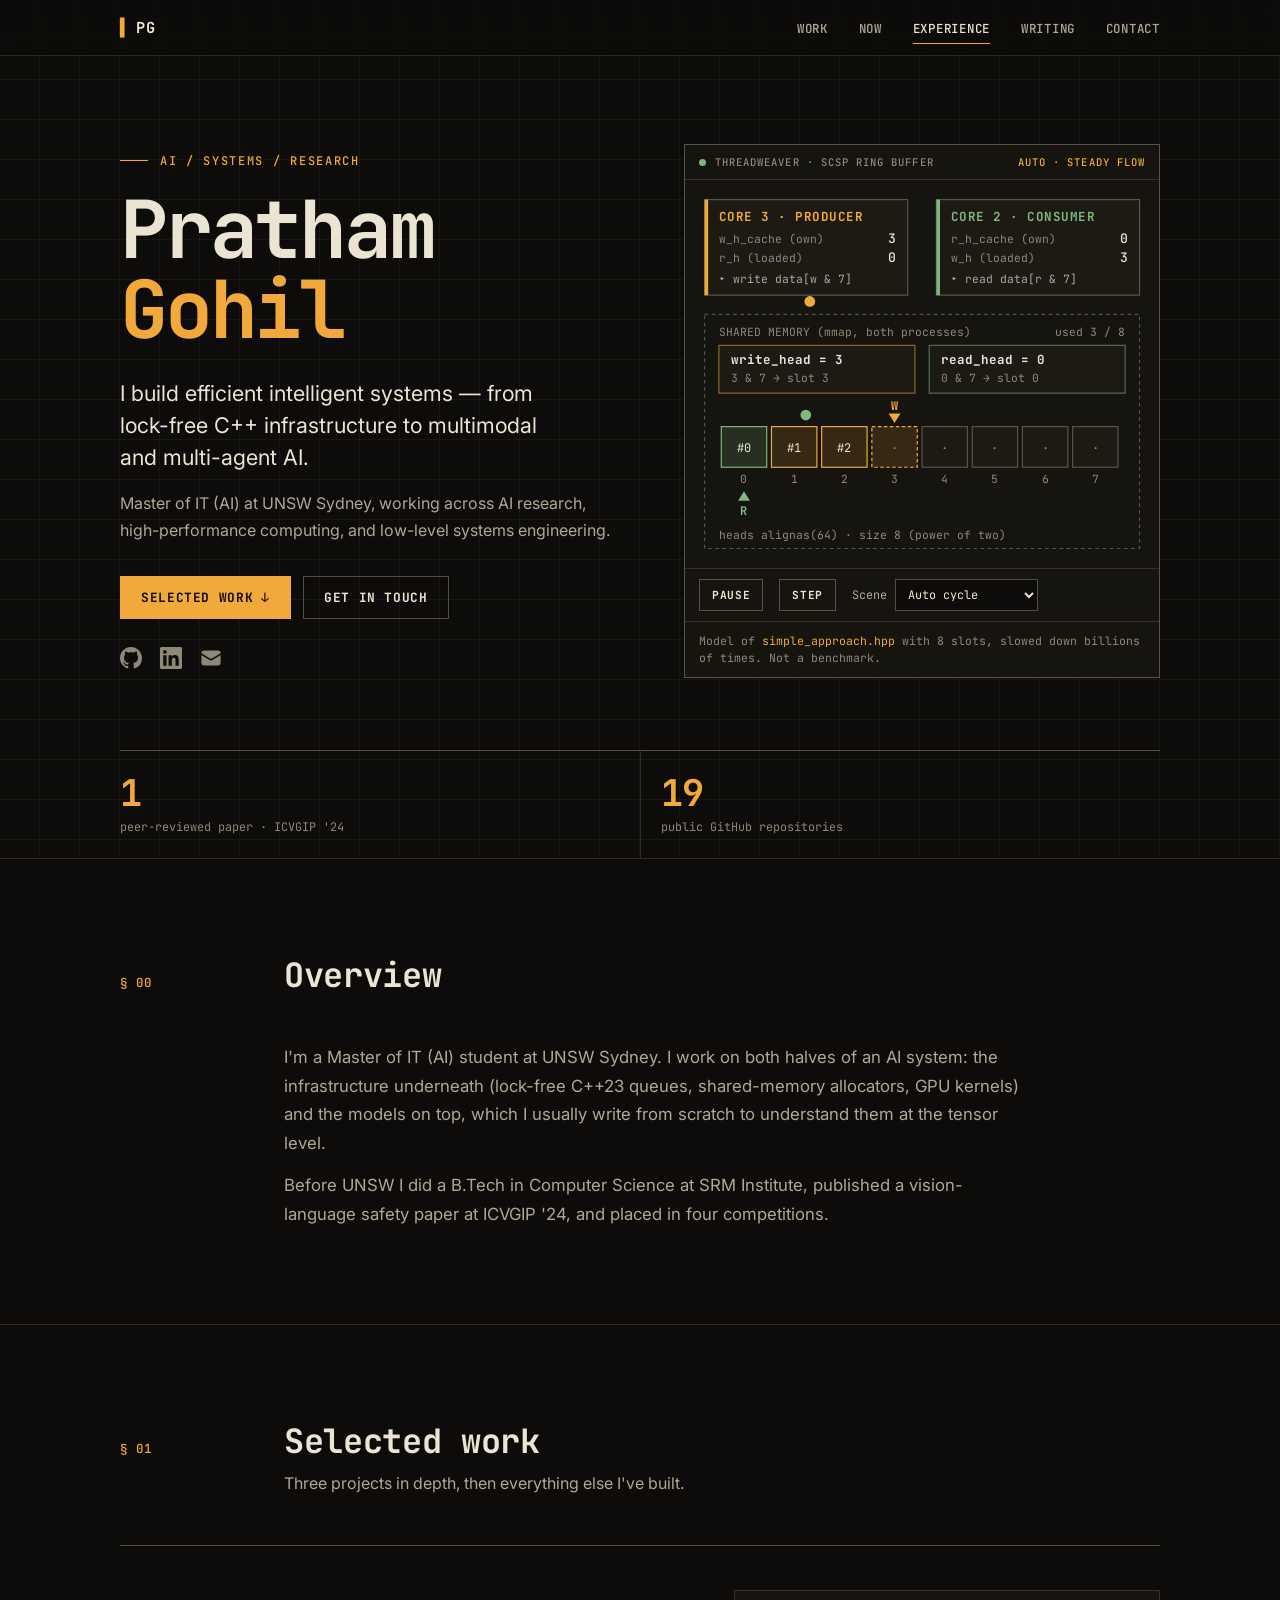
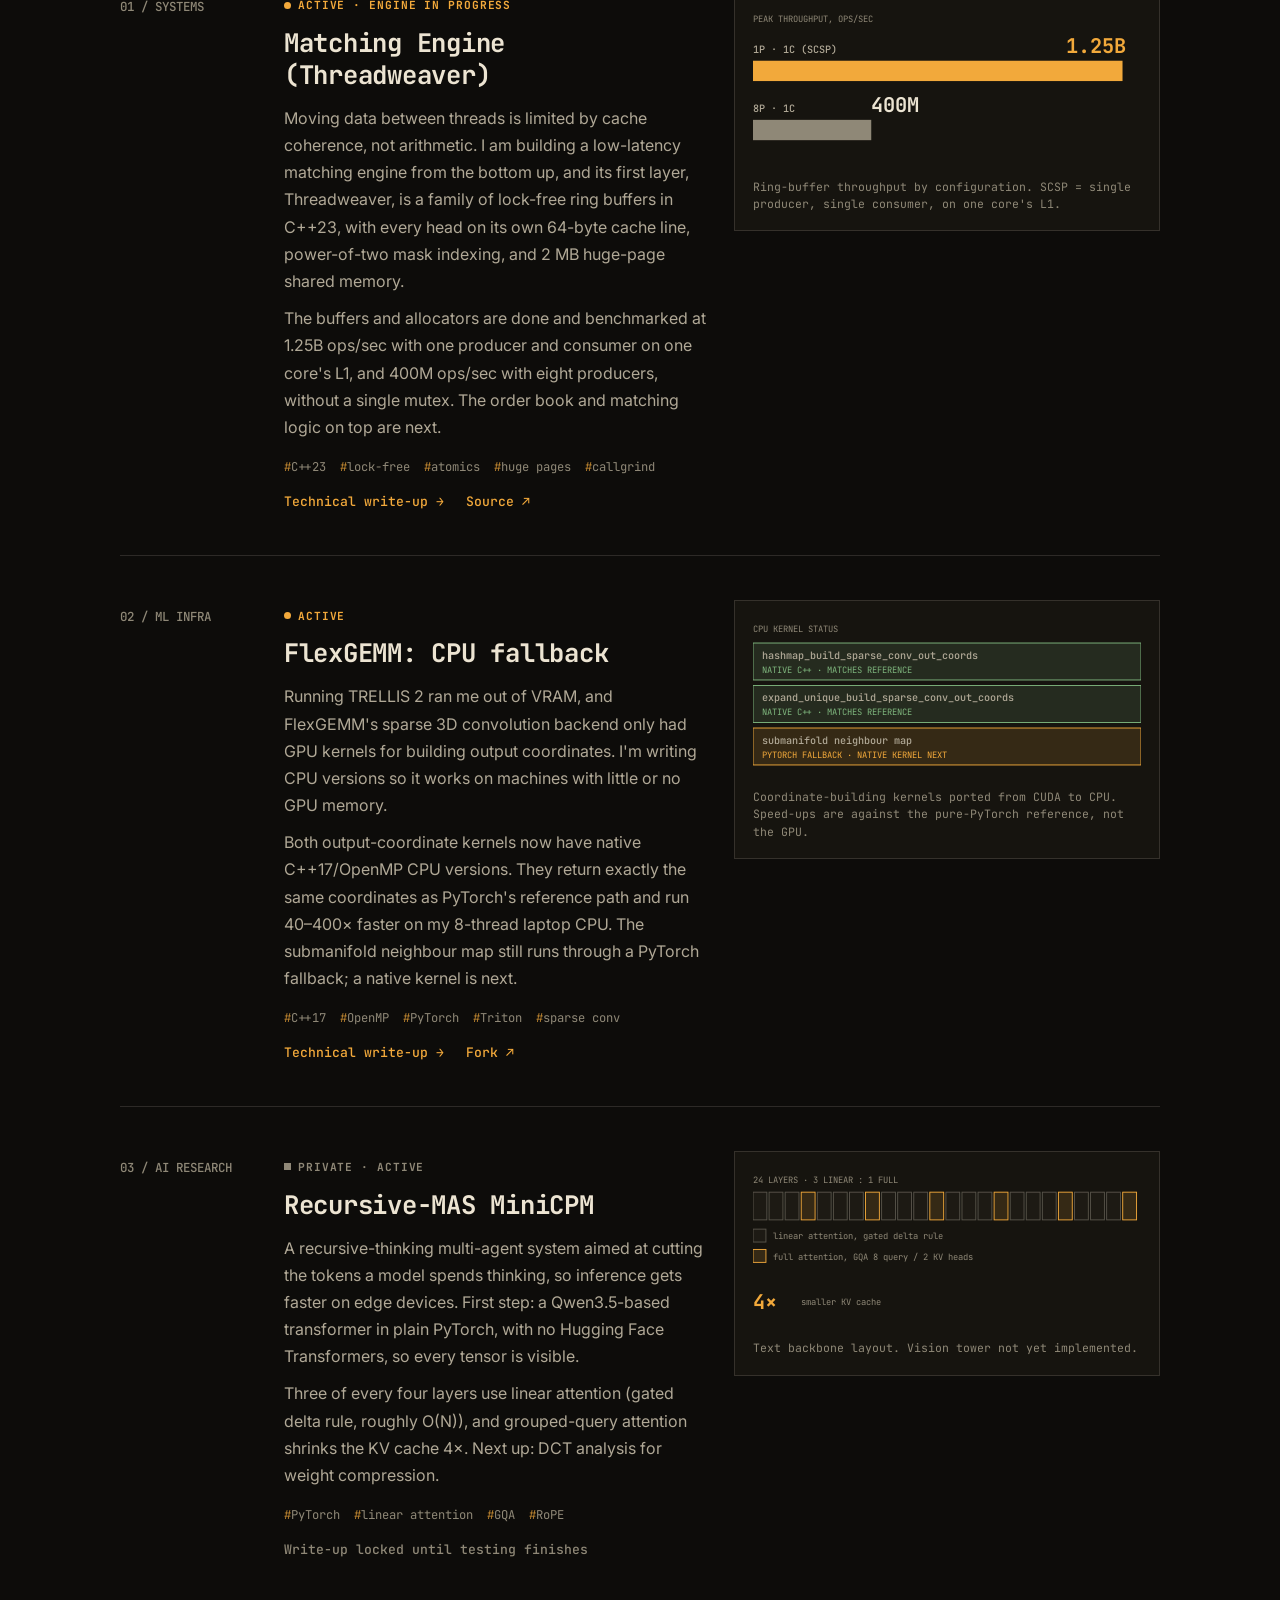
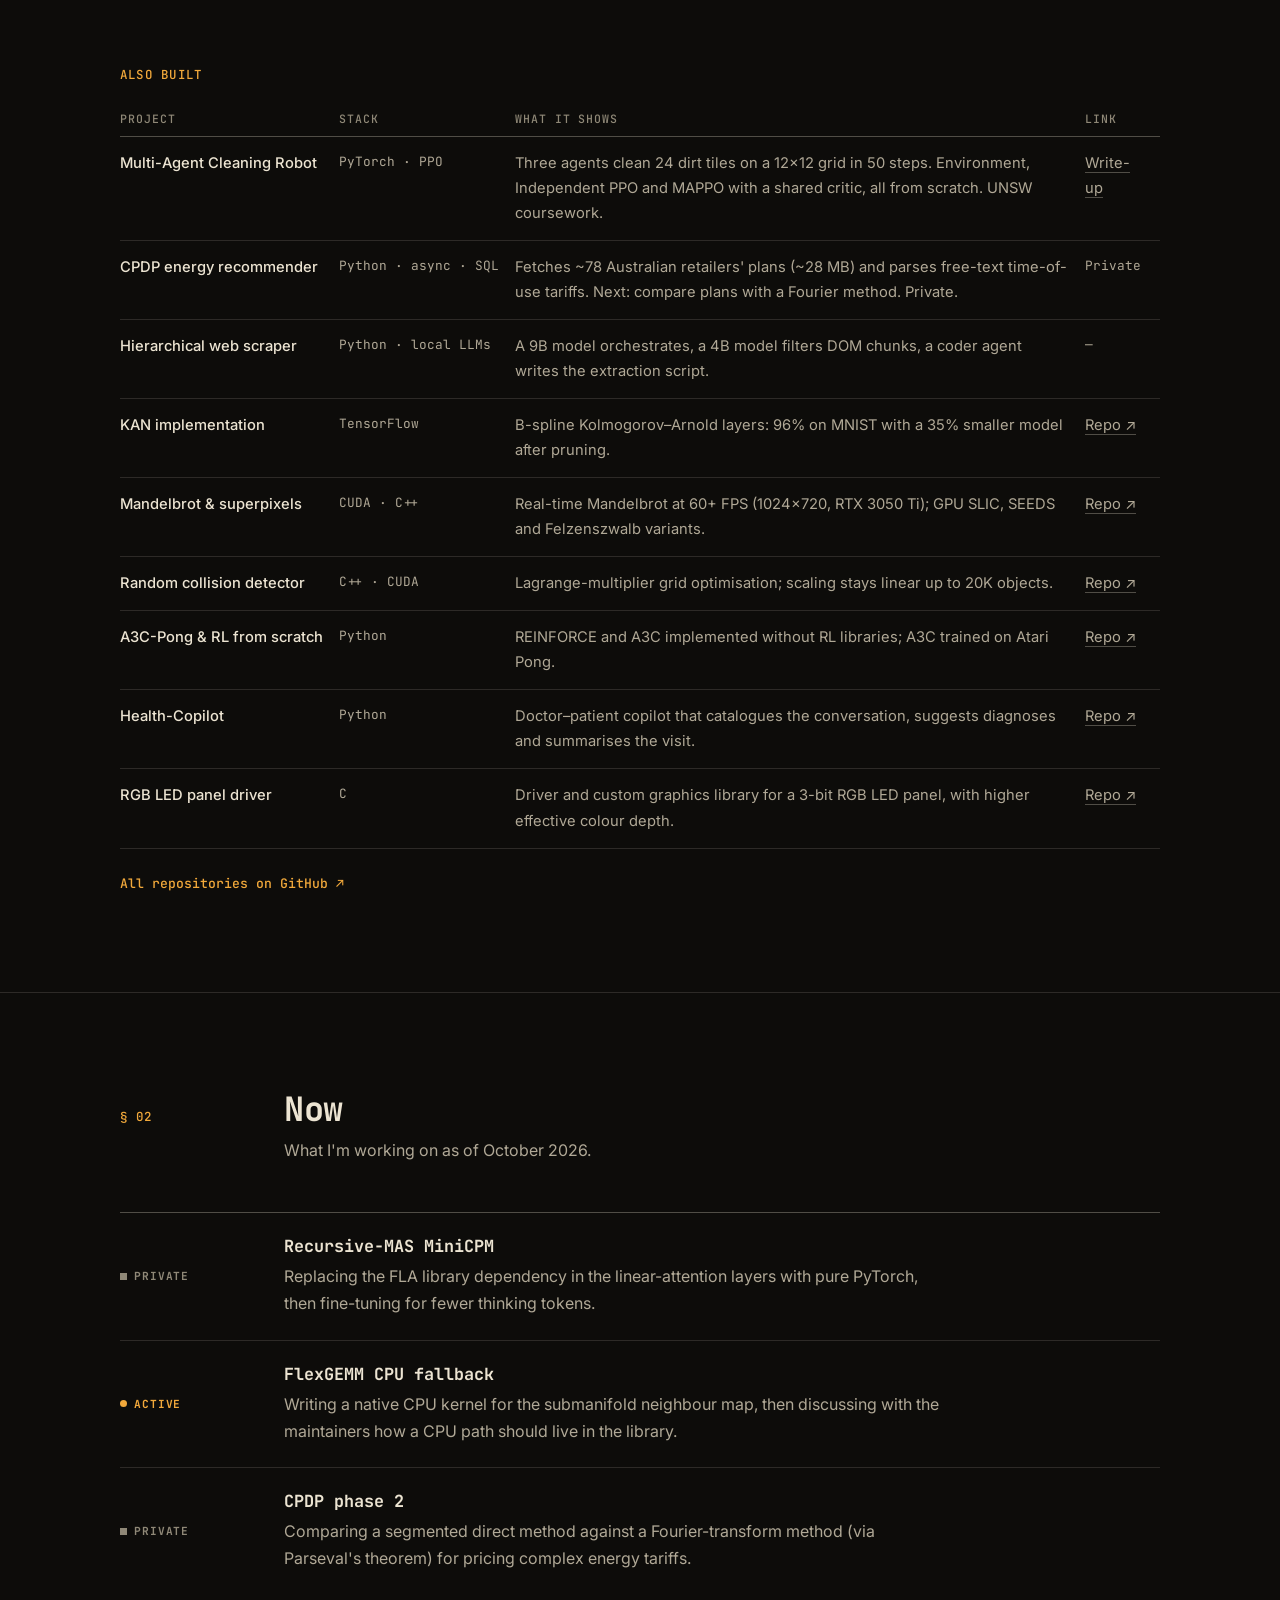
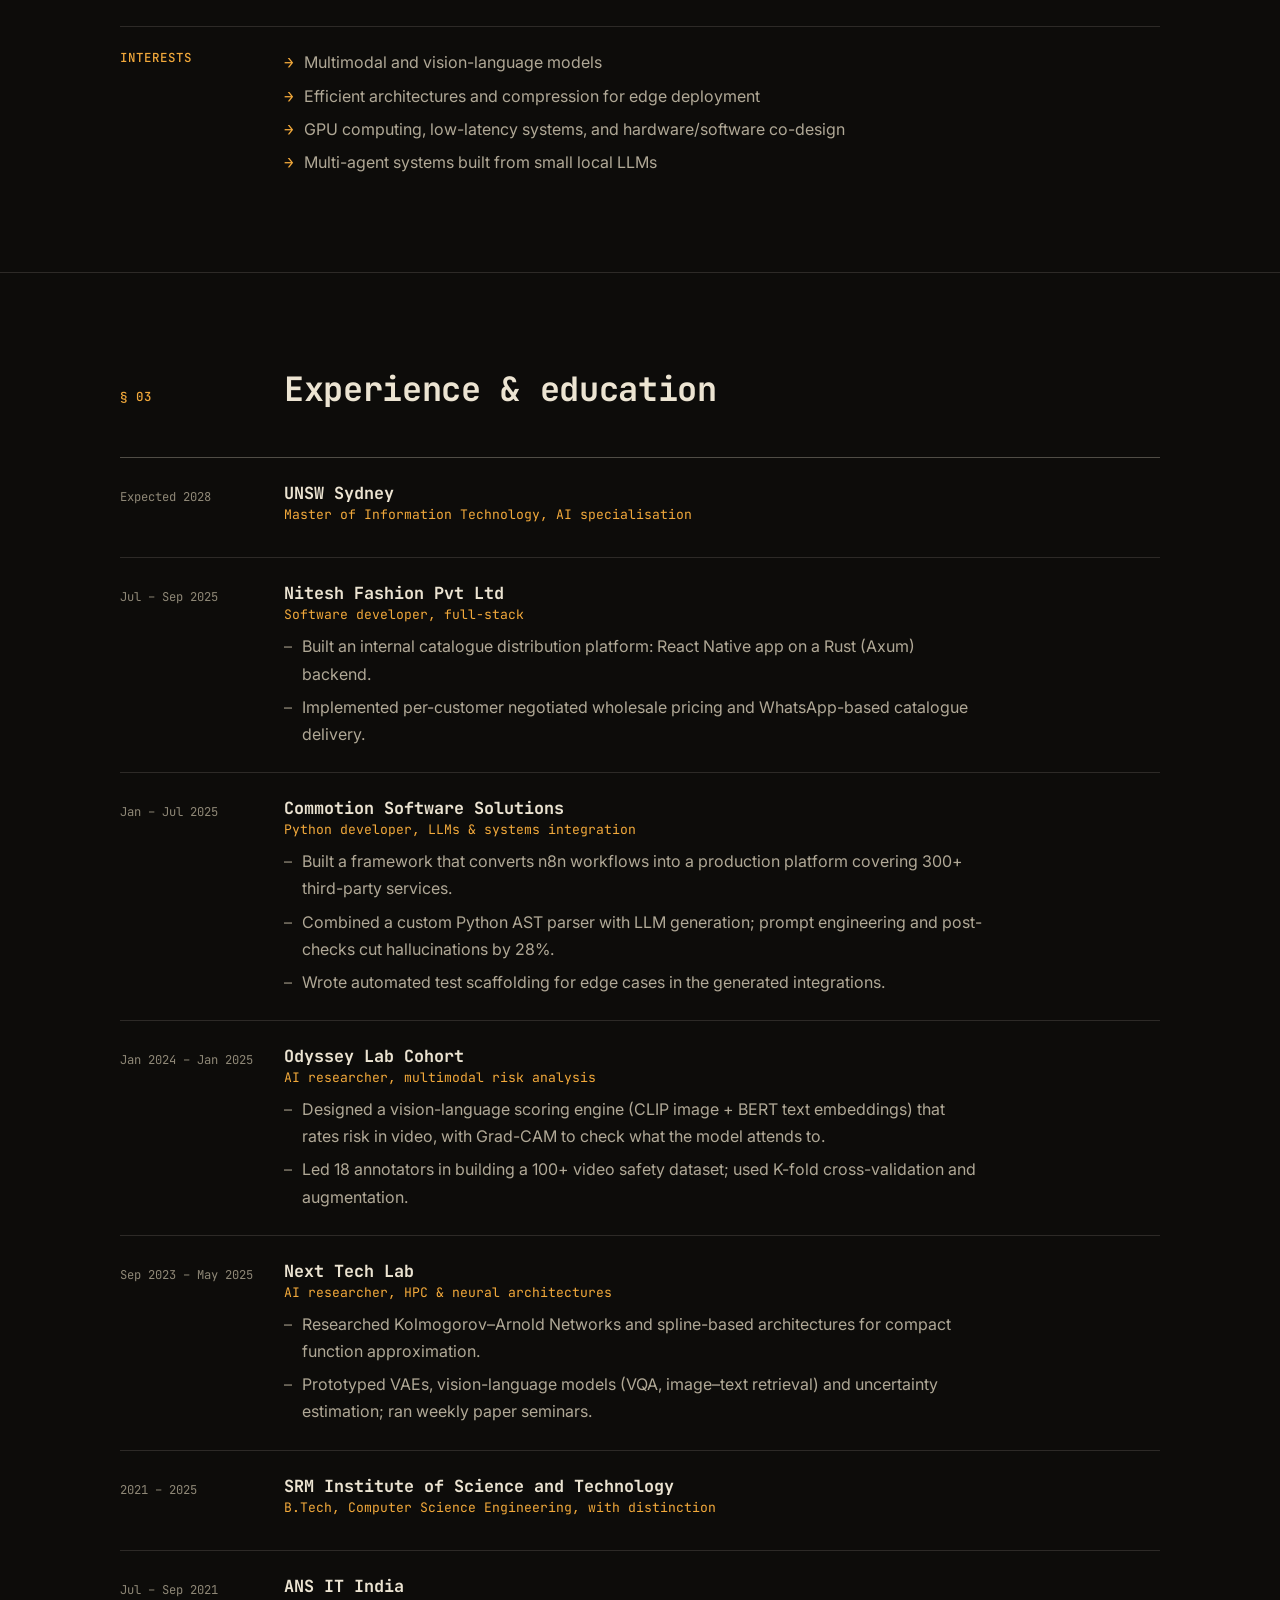
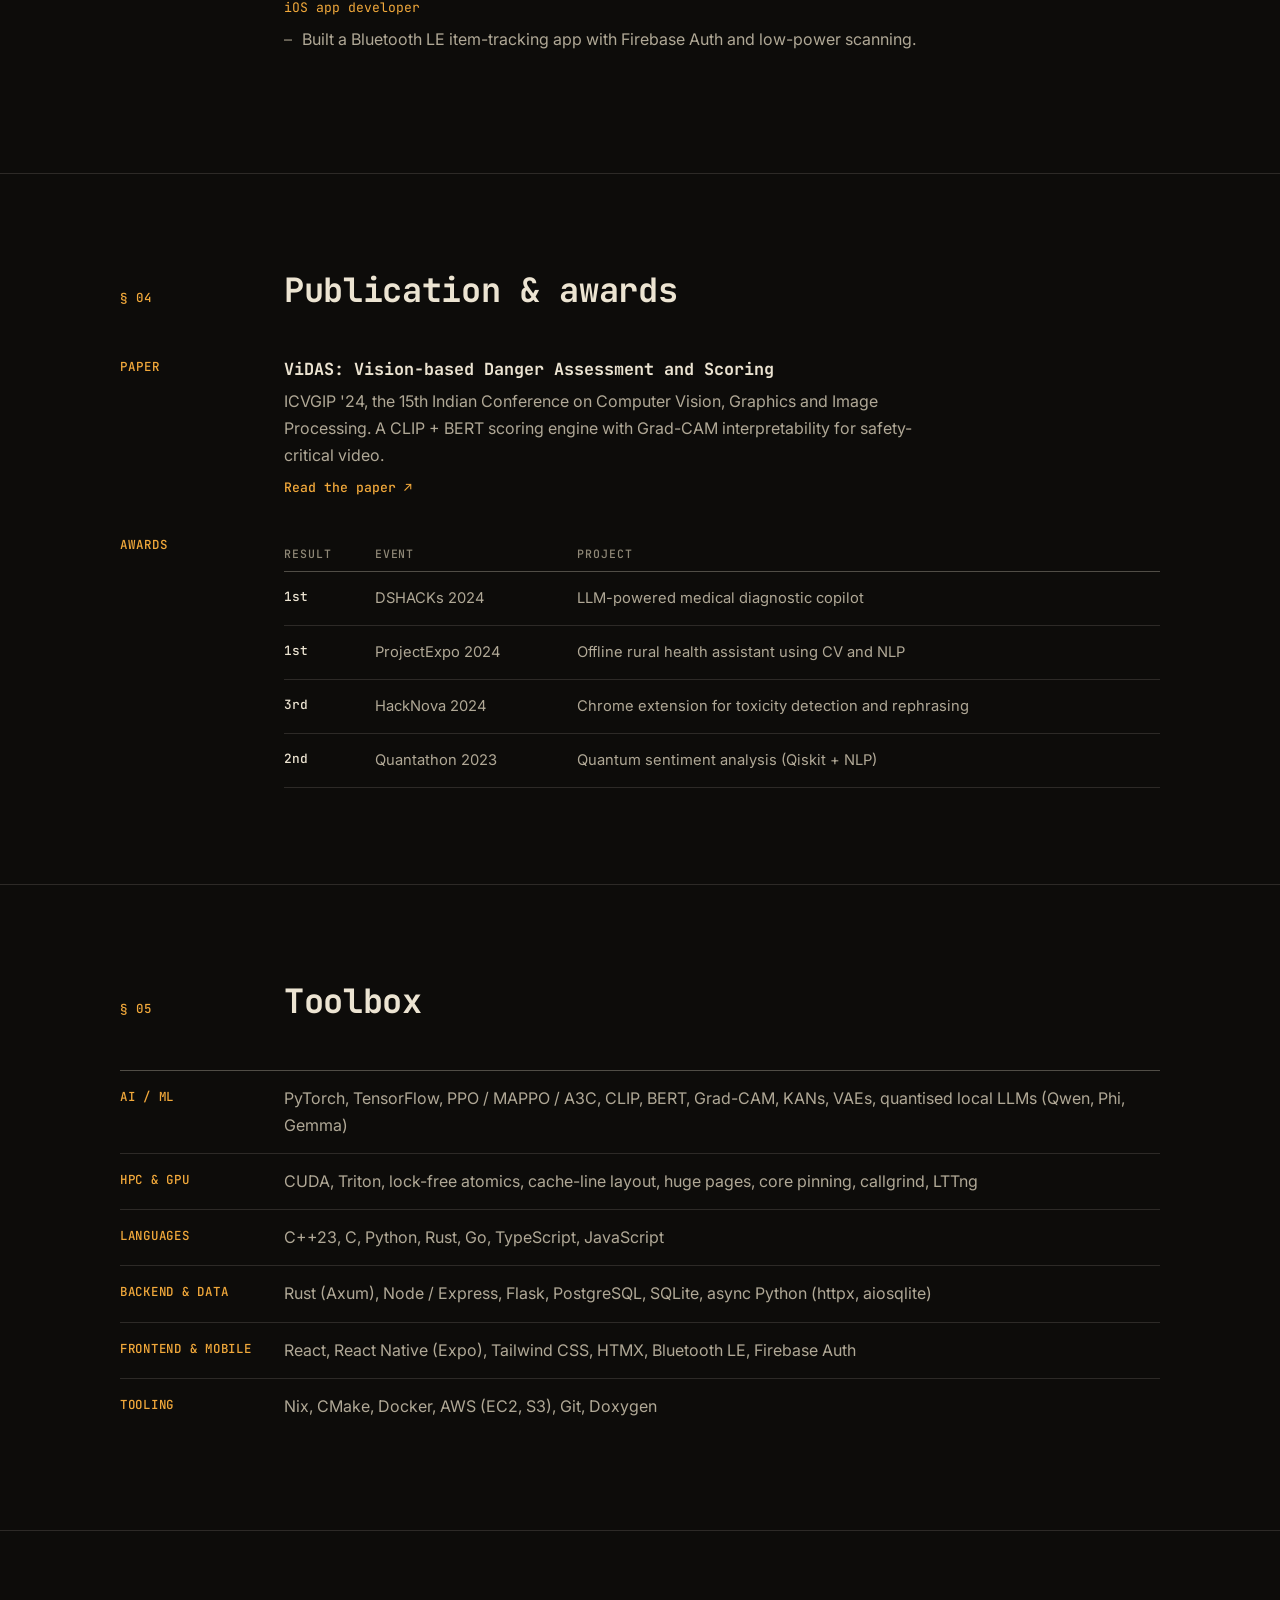
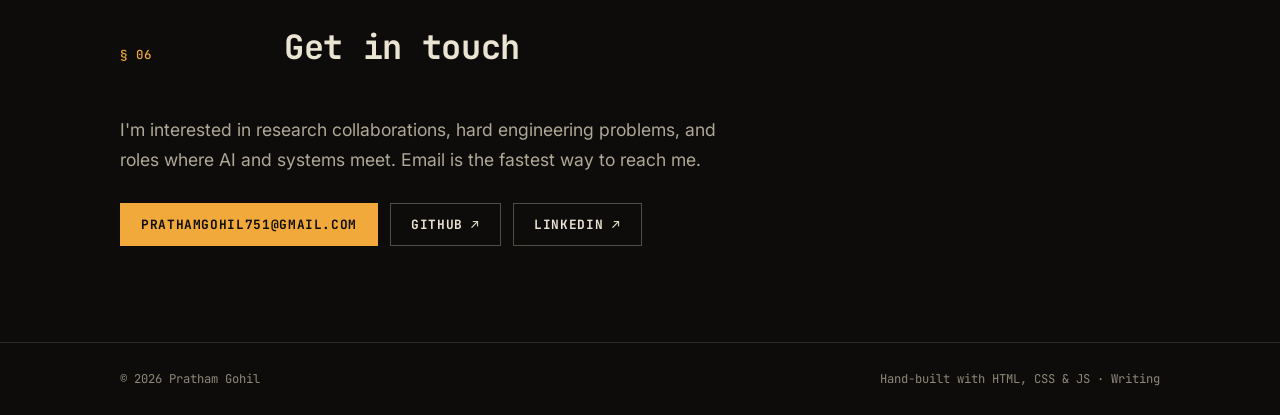
<file: index.html>
<!DOCTYPE html>
<html lang="en">
<head>
    <meta charset="UTF-8">
    <meta name="viewport" content="width=device-width, initial-scale=1.0">
    <title>Pratham Gohil — AI & Systems Engineer</title>
    <meta name="description" content="Pratham Gohil: Master of IT (AI) at UNSW Sydney. Lock-free C++ infrastructure, GPU kernels, and multimodal and multi-agent AI.">
    <meta name="theme-color" content="#0d0c0a">
    <link rel="stylesheet" href="styles.css">
    <link rel="icon" type="image/svg+xml" href="favicon.svg">
    <link rel="preconnect" href="https://fonts.googleapis.com">
    <link rel="preconnect" href="https://fonts.gstatic.com" crossorigin>
    <link href="https://fonts.googleapis.com/css2?family=Inter:wght@400;500;600&family=JetBrains+Mono:wght@400;500;700&display=swap" rel="stylesheet">
</head>
<body>
    <a class="skip-link" href="#main-content">Skip to content</a>

    <nav class="navbar" id="navbar" aria-label="Primary">
        <div class="nav-container">
            <a href="#hero" class="nav-logo">PG</a>
            <button class="nav-toggle" id="navToggle" aria-label="Toggle navigation" aria-expanded="false" aria-controls="navLinks">
                <span></span><span></span><span></span>
            </button>
            <ul class="nav-links" id="navLinks">
                <li><a href="#work">Work</a></li>
                <li><a href="#now">Now</a></li>
                <li><a href="#experience">Experience</a></li>
                <li><a href="blog.html">Writing</a></li>
                <li><a href="#contact">Contact</a></li>
            </ul>
        </div>
    </nav>

    <main id="main-content">
    <!-- Hero -->
    <section class="hero" id="hero">
        <div class="hero-grid container">
            <div class="hero-content">
                <p class="hero-eyebrow"><span></span> AI / SYSTEMS / RESEARCH</p>
                <h1 class="hero-name">Pratham<br><em>Gohil</em></h1>
                <p class="hero-positioning">I build efficient intelligent systems — from lock-free C++ infrastructure to multimodal and multi-agent AI.</p>
                <p class="hero-subtitle">Master of IT (AI) at UNSW Sydney, working across AI research, high-performance computing, and low-level systems engineering.</p>
                <div class="hero-cta">
                    <a href="#work" class="btn btn-primary">Selected work <span aria-hidden="true">↓</span></a>
                    <a href="#contact" class="btn btn-outline">Get in touch</a>
                </div>
                <div class="hero-links">
                    <a href="https://github.com/RisingRedstone" target="_blank" rel="noopener" aria-label="GitHub"><svg viewBox="0 0 24 24" width="22" height="22" fill="currentColor"><path d="M12 0C5.37 0 0 5.37 0 12c0 5.31 3.435 9.795 8.205 11.385.6.105.825-.255.825-.57 0-.285-.015-1.23-.015-2.235-3.015.555-3.795-.735-4.035-1.41-.135-.345-.72-1.41-1.23-1.695-.42-.225-1.02-.78-.015-.795.945-.015 1.62.87 1.845 1.23 1.08 1.815 2.805 1.305 3.495.99.105-.78.42-1.305.765-1.605-2.67-.3-5.46-1.335-5.46-5.925 0-1.305.465-2.385 1.23-3.225-.12-.3-.54-1.53.12-3.18 0 0 1.005-.315 3.3 1.23.96-.27 1.98-.405 3-.405s2.04.135 3 .405c2.295-1.56 3.3-1.23 3.3-1.23.66 1.65.24 2.88.12 3.18.765.84 1.23 1.905 1.23 3.225 0 4.605-2.805 5.625-5.475 5.925.435.375.81 1.095.81 2.22 0 1.605-.015 2.895-.015 3.3 0 .315.225.69.825.57A12.02 12.02 0 0024 12c0-6.63-5.37-12-12-12z"/></svg></a>
                    <a href="https://linkedin.com/in/pratham-gohil-110802173/" target="_blank" rel="noopener" aria-label="LinkedIn"><svg viewBox="0 0 24 24" width="22" height="22" fill="currentColor"><path d="M20.447 20.452h-3.554v-5.569c0-1.328-.027-3.037-1.852-3.037-1.853 0-2.136 1.445-2.136 2.939v5.667H9.351V9h3.414v1.561h.046c.477-.9 1.637-1.85 3.37-1.85 3.601 0 4.267 2.37 4.267 5.455v6.286zM5.337 7.433a2.062 2.062 0 01-2.063-2.065 2.064 2.064 0 112.063 2.065zm1.782 13.019H3.555V9h3.564v11.452zM22.225 0H1.771C.792 0 0 .774 0 1.729v20.542C0 23.227.792 24 1.771 24h20.451C23.2 24 24 23.227 24 22.271V1.729C24 .774 23.792 0 22.222 0h.003z"/></svg></a>
                    <a href="mailto:prathamgohil751@gmail.com" aria-label="Email"><svg viewBox="0 0 24 24" width="22" height="22" fill="currentColor"><path d="M1.5 8.67v8.58a3 3 0 003 3h15a3 3 0 003-3V8.67l-8.928 5.493a3 3 0 01-3.144 0L1.5 8.67z"/><path d="M22.5 6.908V6.72a3 3 0 00-3-3h-15a3 3 0 00-3 3v.188l8.928 5.493a3 3 0 003.144 0l8.928-5.493z"/></svg></a>
                </div>
            </div>
            <figure class="tw tw-compact" data-tw-anim="compact">
                <div class="tw-bar"><span><span class="status-dot" aria-hidden="true"></span>THREADWEAVER · SCSP RING BUFFER</span><span class="tw-scene" aria-hidden="true"></span></div>
                <div class="tw-stage">
                    <p class="tw-fallback">A producer process on core 3 and a consumer process on core 2 pass data through a lock-free ring buffer in shared memory. Enable JavaScript to see it animated.</p>
                </div>
                <figcaption class="tw-caption">Model of <code>simple_approach.hpp</code> with 8 slots, slowed down billions of times. Not a benchmark.</figcaption>
            </figure>
        </div>
        <div class="hero-metrics" aria-label="Selected metrics">
            <div><strong>1</strong><span>peer-reviewed paper · ICVGIP '24</span></div>
            <div><strong>19</strong><span>public GitHub repositories</span></div>
        </div>
    </section>

    <!-- Intro -->
    <section class="section intro" id="about">
        <div class="container">
            <div class="section-head">
                <span class="section-no">§ 00</span>
                <h2 class="section-title">Overview</h2>
            </div>
            <div class="section-head" style="margin-bottom:0">
                <span></span>
                <div>
                    <p>I'm a Master of IT (AI) student at UNSW Sydney. I work on both halves of an AI system: the infrastructure underneath (lock-free C++23 queues, shared-memory allocators, GPU kernels) and the models on top, which I usually write from scratch to understand them at the tensor level.</p>
                    <p>Before UNSW I did a B.Tech in Computer Science at SRM Institute, published a vision-language safety paper at ICVGIP '24, and placed in four competitions.</p>
                </div>
            </div>
        </div>
    </section>

    <!-- Selected work -->
    <section class="section" id="work">
        <div class="container">
            <div class="section-head">
                <span class="section-no">§ 01</span>
                <h2 class="section-title">Selected work</h2>
                <p class="section-lede">Three projects in depth, then everything else I've built.</p>
            </div>

            <article class="work-item">
                <span class="work-no">01 / SYSTEMS</span>
                <div class="work-body">
                    <span class="status-badge status-active">Active · engine in progress</span>
                    <h3><a href="blog-matching-engine.html">Matching Engine (Threadweaver)</a></h3>
                    <p>Moving data between threads is limited by cache coherence, not arithmetic. I am building a low-latency matching engine from the bottom up, and its first layer, Threadweaver, is a family of lock-free ring buffers in C++23, with every head on its own 64-byte cache line, power-of-two mask indexing, and 2&nbsp;MB huge-page shared memory.</p>
                    <p>The buffers and allocators are done and benchmarked at 1.25B ops/sec with one producer and consumer on one core's L1, and 400M ops/sec with eight producers, without a single mutex. The order book and matching logic on top are next.</p>
                    <div class="tags"><span>C++23</span><span>lock-free</span><span>atomics</span><span>huge pages</span><span>callgrind</span></div>
                    <div class="work-links">
                        <a class="link-arrow" href="blog-matching-engine.html">Technical write-up →</a>
                        <a class="link-arrow" href="https://github.com/RisingRedstone/Matching-Engine-Threadweaver" target="_blank" rel="noopener">Source ↗</a>
                    </div>
                </div>
                <figure class="work-visual">
                    <svg viewBox="0 0 420 170" role="img" aria-labelledby="bench-t bench-d">
                        <title id="bench-t">Ring buffer throughput by configuration</title>
                        <desc id="bench-d">Bar chart. Single producer, single consumer: 1.25 billion operations per second. Eight producers, one consumer: 400 million operations per second.</desc>
                        <text class="v-dim" x="0" y="14">PEAK THROUGHPUT, OPS/SEC</text>
                        <text class="v-txt" x="0" y="48">1P · 1C (SCSP)</text>
                        <rect class="v-bar" x="0" y="56" width="400" height="22"/>
                        <text class="v-num" x="404" y="48" text-anchor="end">1.25B</text>
                        <text class="v-txt" x="0" y="112">8P · 1C</text>
                        <rect class="v-bar-2" x="0" y="120" width="128" height="22"/>
                        <text class="v-num" x="128" y="112" text-anchor="start" style="fill:var(--text)">400M</text>
                    </svg>
                    <figcaption>Ring-buffer throughput by configuration. SCSP = single producer, single consumer, on one core's L1.</figcaption>
                </figure>
            </article>

            <article class="work-item">
                <span class="work-no">02 / ML INFRA</span>
                <div class="work-body">
                    <span class="status-badge status-active">Active</span>
                    <h3><a href="blog-flexgemm.html">FlexGEMM: CPU fallback</a></h3>
                    <p>Running TRELLIS&nbsp;2 ran me out of VRAM, and FlexGEMM's sparse 3D convolution backend only had GPU kernels for building output coordinates. I'm writing CPU versions so it works on machines with little or no GPU memory.</p>
                    <p>Both output-coordinate kernels now have native C++17/OpenMP CPU versions. They return exactly the same coordinates as PyTorch's reference path and run 40–400× faster on my 8-thread laptop CPU. The submanifold neighbour map still runs through a PyTorch fallback; a native kernel is next.</p>
                    <div class="tags"><span>C++17</span><span>OpenMP</span><span>PyTorch</span><span>Triton</span><span>sparse conv</span></div>
                    <div class="work-links">
                        <a class="link-arrow" href="blog-flexgemm.html">Technical write-up →</a>
                        <a class="link-arrow" href="https://github.com/RisingRedstone/FlexGEMM" target="_blank" rel="noopener">Fork ↗</a>
                    </div>
                </div>
                <figure class="work-visual">
                    <svg viewBox="0 0 420 170" role="img" aria-labelledby="flex-t flex-d">
                        <title id="flex-t">CPU fallback kernel status</title>
                        <desc id="flex-d">Two output-coordinate kernels have native CPU implementations that match the PyTorch reference. The submanifold neighbour map still uses a PyTorch fallback.</desc>
                        <text class="v-dim" x="0" y="14">CPU KERNEL STATUS</text>
                        <rect class="v-cool" x="0" y="26" width="420" height="40"/>
                        <text class="v-txt" x="10" y="43">hashmap_build_sparse_conv_out_coords</text>
                        <text class="v-dim" x="10" y="58" style="fill:var(--green)">NATIVE C++ · MATCHES REFERENCE</text>
                        <rect class="v-cool" x="0" y="72" width="420" height="40"/>
                        <text class="v-txt" x="10" y="89">expand_unique_build_sparse_conv_out_coords</text>
                        <text class="v-dim" x="10" y="104" style="fill:var(--green)">NATIVE C++ · MATCHES REFERENCE</text>
                        <rect class="v-hot" x="0" y="118" width="420" height="40"/>
                        <text class="v-txt" x="10" y="135">submanifold neighbour map</text>
                        <text class="v-dim" x="10" y="150" style="fill:var(--accent)">PYTORCH FALLBACK · NATIVE KERNEL NEXT</text>
                    </svg>
                    <figcaption>Coordinate-building kernels ported from CUDA to CPU. Speed-ups are against the pure-PyTorch reference, not the GPU.</figcaption>
                </figure>
            </article>

            <article class="work-item">
                <span class="work-no">03 / AI RESEARCH</span>
                <div class="work-body">
                    <span class="status-badge status-private">Private · Active</span>
                    <h3>Recursive-MAS MiniCPM</h3>
                    <p>A recursive-thinking multi-agent system aimed at cutting the tokens a model spends thinking, so inference gets faster on edge devices. First step: a Qwen3.5-based transformer in plain PyTorch, with no Hugging Face Transformers, so every tensor is visible.</p>
                    <p>Three of every four layers use linear attention (gated delta rule, roughly O(N)), and grouped-query attention shrinks the KV cache 4×. Next up: DCT analysis for weight compression.</p>
                    <div class="tags"><span>PyTorch</span><span>linear attention</span><span>GQA</span><span>RoPE</span></div>
                    <div class="work-links">
                        <span class="link-private">Write-up locked until testing finishes</span>
                    </div>
                </div>
                <figure class="work-visual">
                    <svg viewBox="0 0 420 170" role="img" aria-labelledby="mas-t mas-d">
                        <title id="mas-t">Layer layout of the text backbone</title>
                        <desc id="mas-d">Twenty-four transformer layers. Every fourth layer uses full attention; the other three use linear attention.</desc>
                        <text class="v-dim" x="0" y="14">24 LAYERS · 3 LINEAR : 1 FULL</text>
                        <g><rect class="v-box" x="0.0" y="24" width="15" height="30"/><rect class="v-box" x="17.4" y="24" width="15" height="30"/><rect class="v-box" x="34.8" y="24" width="15" height="30"/><rect class="v-hot" x="52.2" y="24" width="15" height="30"/><rect class="v-box" x="69.6" y="24" width="15" height="30"/><rect class="v-box" x="87.0" y="24" width="15" height="30"/><rect class="v-box" x="104.4" y="24" width="15" height="30"/><rect class="v-hot" x="121.8" y="24" width="15" height="30"/><rect class="v-box" x="139.2" y="24" width="15" height="30"/><rect class="v-box" x="156.6" y="24" width="15" height="30"/><rect class="v-box" x="174.0" y="24" width="15" height="30"/><rect class="v-hot" x="191.4" y="24" width="15" height="30"/><rect class="v-box" x="208.8" y="24" width="15" height="30"/><rect class="v-box" x="226.2" y="24" width="15" height="30"/><rect class="v-box" x="243.6" y="24" width="15" height="30"/><rect class="v-hot" x="261.0" y="24" width="15" height="30"/><rect class="v-box" x="278.4" y="24" width="15" height="30"/><rect class="v-box" x="295.8" y="24" width="15" height="30"/><rect class="v-box" x="313.2" y="24" width="15" height="30"/><rect class="v-hot" x="330.6" y="24" width="15" height="30"/><rect class="v-box" x="348.0" y="24" width="15" height="30"/><rect class="v-box" x="365.4" y="24" width="15" height="30"/><rect class="v-box" x="382.8" y="24" width="15" height="30"/><rect class="v-hot" x="400.2" y="24" width="15" height="30"/></g>
                        <rect class="v-box" x="0" y="64" width="14" height="14"/>
                        <text class="v-dim" x="22" y="75">linear attention, gated delta rule</text>
                        <rect class="v-hot" x="0" y="86" width="14" height="14"/>
                        <text class="v-dim" x="22" y="97">full attention, GQA 8 query / 2 KV heads</text>
                        <text class="v-num" x="0" y="150">4×</text>
                        <text class="v-dim" x="52" y="146">smaller KV cache</text>
                    </svg>
                    <figcaption>Text backbone layout. Vision tower not yet implemented.</figcaption>
                </figure>
            </article>

            <div class="also-built">
                <h3>Also built</h3>
                <div class="table-wrap">
                    <table class="data-table">
                        <thead><tr><th scope="col">Project</th><th scope="col">Stack</th><th scope="col">What it shows</th><th scope="col">Link</th></tr></thead>
                        <tbody>
                            <tr><td>Multi-Agent Cleaning Robot</td><td class="mono">PyTorch · PPO</td><td>Three agents clean 24 dirt tiles on a 12×12 grid in 50 steps. Environment, Independent PPO and MAPPO with a shared critic, all from scratch. UNSW coursework.</td><td><a href="blog-cleaning-robot.html">Write-up</a></td></tr>
                            <tr><td>CPDP energy recommender</td><td class="mono">Python · async · SQL</td><td>Fetches ~78 Australian retailers' plans (~28&nbsp;MB) and parses free-text time-of-use tariffs. Next: compare plans with a Fourier method. Private.</td><td class="mono">Private</td></tr>
                            <tr><td>Hierarchical web scraper</td><td class="mono">Python · local LLMs</td><td>A 9B model orchestrates, a 4B model filters DOM chunks, a coder agent writes the extraction script.</td><td class="mono">—</td></tr>
                            <tr><td>KAN implementation</td><td class="mono">TensorFlow</td><td>B-spline Kolmogorov–Arnold layers: 96% on MNIST with a 35% smaller model after pruning.</td><td><a href="https://github.com/RisingRedstone/KAN-Implementation" target="_blank" rel="noopener">Repo ↗</a></td></tr>
                            <tr><td>Mandelbrot &amp; superpixels</td><td class="mono">CUDA · C++</td><td>Real-time Mandelbrot at 60+ FPS (1024×720, RTX 3050 Ti); GPU SLIC, SEEDS and Felzenszwalb variants.</td><td><a href="https://github.com/RisingRedstone/MandlebrotsetCUDA1" target="_blank" rel="noopener">Repo ↗</a></td></tr>
                            <tr><td>Random collision detector</td><td class="mono">C++ · CUDA</td><td>Lagrange-multiplier grid optimisation; scaling stays linear up to 20K objects.</td><td><a href="https://github.com/RisingRedstone/RandomCollisionDetector" target="_blank" rel="noopener">Repo ↗</a></td></tr>
                            <tr><td>A3C-Pong &amp; RL from scratch</td><td class="mono">Python</td><td>REINFORCE and A3C implemented without RL libraries; A3C trained on Atari Pong.</td><td><a href="https://github.com/RisingRedstone/A3C-Pong" target="_blank" rel="noopener">Repo ↗</a></td></tr>
                            <tr><td>Health-Copilot</td><td class="mono">Python</td><td>Doctor–patient copilot that catalogues the conversation, suggests diagnoses and summarises the visit.</td><td><a href="https://github.com/RisingRedstone/Health-Copilot" target="_blank" rel="noopener">Repo ↗</a></td></tr>
                            <tr><td>RGB LED panel driver</td><td class="mono">C</td><td>Driver and custom graphics library for a 3-bit RGB LED panel, with higher effective colour depth.</td><td><a href="https://github.com/RisingRedstone/RGB-Led-Panel" target="_blank" rel="noopener">Repo ↗</a></td></tr>
                        </tbody>
                    </table>
                </div>
                <p style="margin-top:20px"><a class="link-arrow" href="https://github.com/RisingRedstone" target="_blank" rel="noopener">All repositories on GitHub ↗</a></p>
            </div>
        </div>
    </section>

    <!-- Now -->
    <section class="section" id="now">
        <div class="container">
            <div class="section-head">
                <span class="section-no">§ 02</span>
                <h2 class="section-title">Now</h2>
                <p class="section-lede">What I'm working on as of October 2026.</p>
            </div>
            <div class="now-list">
                <div class="now-row">
                    <span class="status-badge status-private">Private</span>
                    <div>
                        <h3>Recursive-MAS MiniCPM</h3>
                        <p>Replacing the FLA library dependency in the linear-attention layers with pure PyTorch, then fine-tuning for fewer thinking tokens.</p>
                    </div>
                </div>
                <div class="now-row">
                    <span class="status-badge status-active">Active</span>
                    <div>
                        <h3><a href="blog-flexgemm.html">FlexGEMM CPU fallback</a></h3>
                        <p>Writing a native CPU kernel for the submanifold neighbour map, then discussing with the maintainers how a CPU path should live in the library.</p>
                    </div>
                </div>
                <div class="now-row">
                    <span class="status-badge status-private">Private</span>
                    <div>
                        <h3>CPDP phase 2</h3>
                        <p>Comparing a segmented direct method against a Fourier-transform method (via Parseval's theorem) for pricing complex energy tariffs.</p>
                    </div>
                </div>
            </div>
            <div class="now-interests">
                <span class="section-no">INTERESTS</span>
                <ul>
                    <li>Multimodal and vision-language models</li>
                    <li>Efficient architectures and compression for edge deployment</li>
                    <li>GPU computing, low-latency systems, and hardware/software co-design</li>
                    <li>Multi-agent systems built from small local LLMs</li>
                </ul>
            </div>
        </div>
    </section>

    <!-- Experience -->
    <section class="section" id="experience">
        <div class="container">
            <div class="section-head">
                <span class="section-no">§ 03</span>
                <h2 class="section-title">Experience &amp; education</h2>
            </div>
            <div>
                <div class="exp-row">
                    <span class="exp-date">Expected 2028</span>
                    <div>
                        <h3>UNSW Sydney</h3>
                        <p class="exp-role">Master of Information Technology, AI specialisation</p>
                    </div>
                </div>
                <div class="exp-row">
                    <span class="exp-date">Jul – Sep 2025</span>
                    <div>
                        <h3>Nitesh Fashion Pvt Ltd</h3>
                        <p class="exp-role">Software developer, full-stack</p>
                        <ul>
                            <li>Built an internal catalogue distribution platform: React Native app on a Rust (Axum) backend.</li>
                            <li>Implemented per-customer negotiated wholesale pricing and WhatsApp-based catalogue delivery.</li>
                        </ul>
                    </div>
                </div>
                <div class="exp-row">
                    <span class="exp-date">Jan – Jul 2025</span>
                    <div>
                        <h3>Commotion Software Solutions</h3>
                        <p class="exp-role">Python developer, LLMs &amp; systems integration</p>
                        <ul>
                            <li>Built a framework that converts n8n workflows into a production platform covering 300+ third-party services.</li>
                            <li>Combined a custom Python AST parser with LLM generation; prompt engineering and post-checks cut hallucinations by 28%.</li>
                            <li>Wrote automated test scaffolding for edge cases in the generated integrations.</li>
                        </ul>
                    </div>
                </div>
                <div class="exp-row">
                    <span class="exp-date">Jan 2024 – Jan 2025</span>
                    <div>
                        <h3>Odyssey Lab Cohort</h3>
                        <p class="exp-role">AI researcher, multimodal risk analysis</p>
                        <ul>
                            <li>Designed a vision-language scoring engine (CLIP image + BERT text embeddings) that rates risk in video, with Grad-CAM to check what the model attends to.</li>
                            <li>Led 18 annotators in building a 100+ video safety dataset; used K-fold cross-validation and augmentation.</li>
                        </ul>
                    </div>
                </div>
                <div class="exp-row">
                    <span class="exp-date">Sep 2023 – May 2025</span>
                    <div>
                        <h3>Next Tech Lab</h3>
                        <p class="exp-role">AI researcher, HPC &amp; neural architectures</p>
                        <ul>
                            <li>Researched Kolmogorov–Arnold Networks and spline-based architectures for compact function approximation.</li>
                            <li>Prototyped VAEs, vision-language models (VQA, image–text retrieval) and uncertainty estimation; ran weekly paper seminars.</li>
                        </ul>
                    </div>
                </div>
                <div class="exp-row">
                    <span class="exp-date">2021 – 2025</span>
                    <div>
                        <h3>SRM Institute of Science and Technology</h3>
                        <p class="exp-role">B.Tech, Computer Science Engineering, with distinction</p>
                    </div>
                </div>
                <div class="exp-row">
                    <span class="exp-date">Jul – Sep 2021</span>
                    <div>
                        <h3>ANS IT India</h3>
                        <p class="exp-role">iOS app developer</p>
                        <ul><li>Built a Bluetooth LE item-tracking app with Firebase Auth and low-power scanning.</li></ul>
                    </div>
                </div>
            </div>
        </div>
    </section>

    <!-- Publication & awards -->
    <section class="section" id="publications">
        <div class="container">
            <div class="section-head">
                <span class="section-no">§ 04</span>
                <h2 class="section-title">Publication &amp; awards</h2>
            </div>
            <div class="pub">
                <span class="section-no">PAPER</span>
                <div>
                    <h3>ViDAS: Vision-based Danger Assessment and Scoring</h3>
                    <p>ICVGIP '24, the 15th Indian Conference on Computer Vision, Graphics and Image Processing. A CLIP + BERT scoring engine with Grad-CAM interpretability for safety-critical video.</p>
                    <a class="link-arrow" href="https://dl.acm.org/doi/10.1145/3702250.3702279" target="_blank" rel="noopener">Read the paper ↗</a>
                </div>
            </div>
            <div class="awards">
                <span class="section-no">AWARDS</span>
                <div class="table-wrap">
                    <table class="data-table">
                        <thead><tr><th scope="col">Result</th><th scope="col">Event</th><th scope="col">Project</th></tr></thead>
                        <tbody>
                            <tr><td class="mono">1st</td><td>DSHACKs 2024</td><td>LLM-powered medical diagnostic copilot</td></tr>
                            <tr><td class="mono">1st</td><td>ProjectExpo 2024</td><td>Offline rural health assistant using CV and NLP</td></tr>
                            <tr><td class="mono">3rd</td><td>HackNova 2024</td><td>Chrome extension for toxicity detection and rephrasing</td></tr>
                            <tr><td class="mono">2nd</td><td>Quantathon 2023</td><td>Quantum sentiment analysis (Qiskit + NLP)</td></tr>
                        </tbody>
                    </table>
                </div>
            </div>
        </div>
    </section>

    <!-- Skills -->
    <section class="section" id="skills">
        <div class="container">
            <div class="section-head">
                <span class="section-no">§ 05</span>
                <h2 class="section-title">Toolbox</h2>
            </div>
            <dl class="skill-lines">
                <div class="skill-line"><dt>AI / ML</dt><dd>PyTorch, TensorFlow, PPO / MAPPO / A3C, CLIP, BERT, Grad-CAM, KANs, VAEs, quantised local LLMs (Qwen, Phi, Gemma)</dd></div>
                <div class="skill-line"><dt>HPC &amp; GPU</dt><dd>CUDA, Triton, lock-free atomics, cache-line layout, huge pages, core pinning, callgrind, LTTng</dd></div>
                <div class="skill-line"><dt>Languages</dt><dd>C++23, C, Python, Rust, Go, TypeScript, JavaScript</dd></div>
                <div class="skill-line"><dt>Backend &amp; data</dt><dd>Rust (Axum), Node / Express, Flask, PostgreSQL, SQLite, async Python (httpx, aiosqlite)</dd></div>
                <div class="skill-line"><dt>Frontend &amp; mobile</dt><dd>React, React Native (Expo), Tailwind CSS, HTMX, Bluetooth LE, Firebase Auth</dd></div>
                <div class="skill-line"><dt>Tooling</dt><dd>Nix, CMake, Docker, AWS (EC2, S3), Git, Doxygen</dd></div>
            </dl>
        </div>
    </section>

    <!-- Contact -->
    <section class="section" id="contact">
        <div class="container">
            <div class="section-head">
                <span class="section-no">§ 06</span>
                <h2 class="section-title">Get in touch</h2>
            </div>
            <p class="contact-lede">I'm interested in research collaborations, hard engineering problems, and roles where AI and systems meet. Email is the fastest way to reach me.</p>
            <div class="contact-links">
                <a class="btn btn-primary" href="mailto:prathamgohil751@gmail.com">prathamgohil751@gmail.com</a>
                <a class="btn btn-outline" href="https://github.com/RisingRedstone" target="_blank" rel="noopener">GitHub ↗</a>
                <a class="btn btn-outline" href="https://linkedin.com/in/pratham-gohil-110802173/" target="_blank" rel="noopener">LinkedIn ↗</a>
            </div>
        </div>
    </section>
    </main>

    <footer class="footer">
        <div class="container">
            <span>© 2026 Pratham Gohil</span>
            <span>Hand-built with HTML, CSS &amp; JS · <a href="blog.html">Writing</a></span>
        </div>
    </footer>

    <script src="script.js"></script>
    <script src="threadweaver-anim.js"></script>
</body>
</html>
</file>
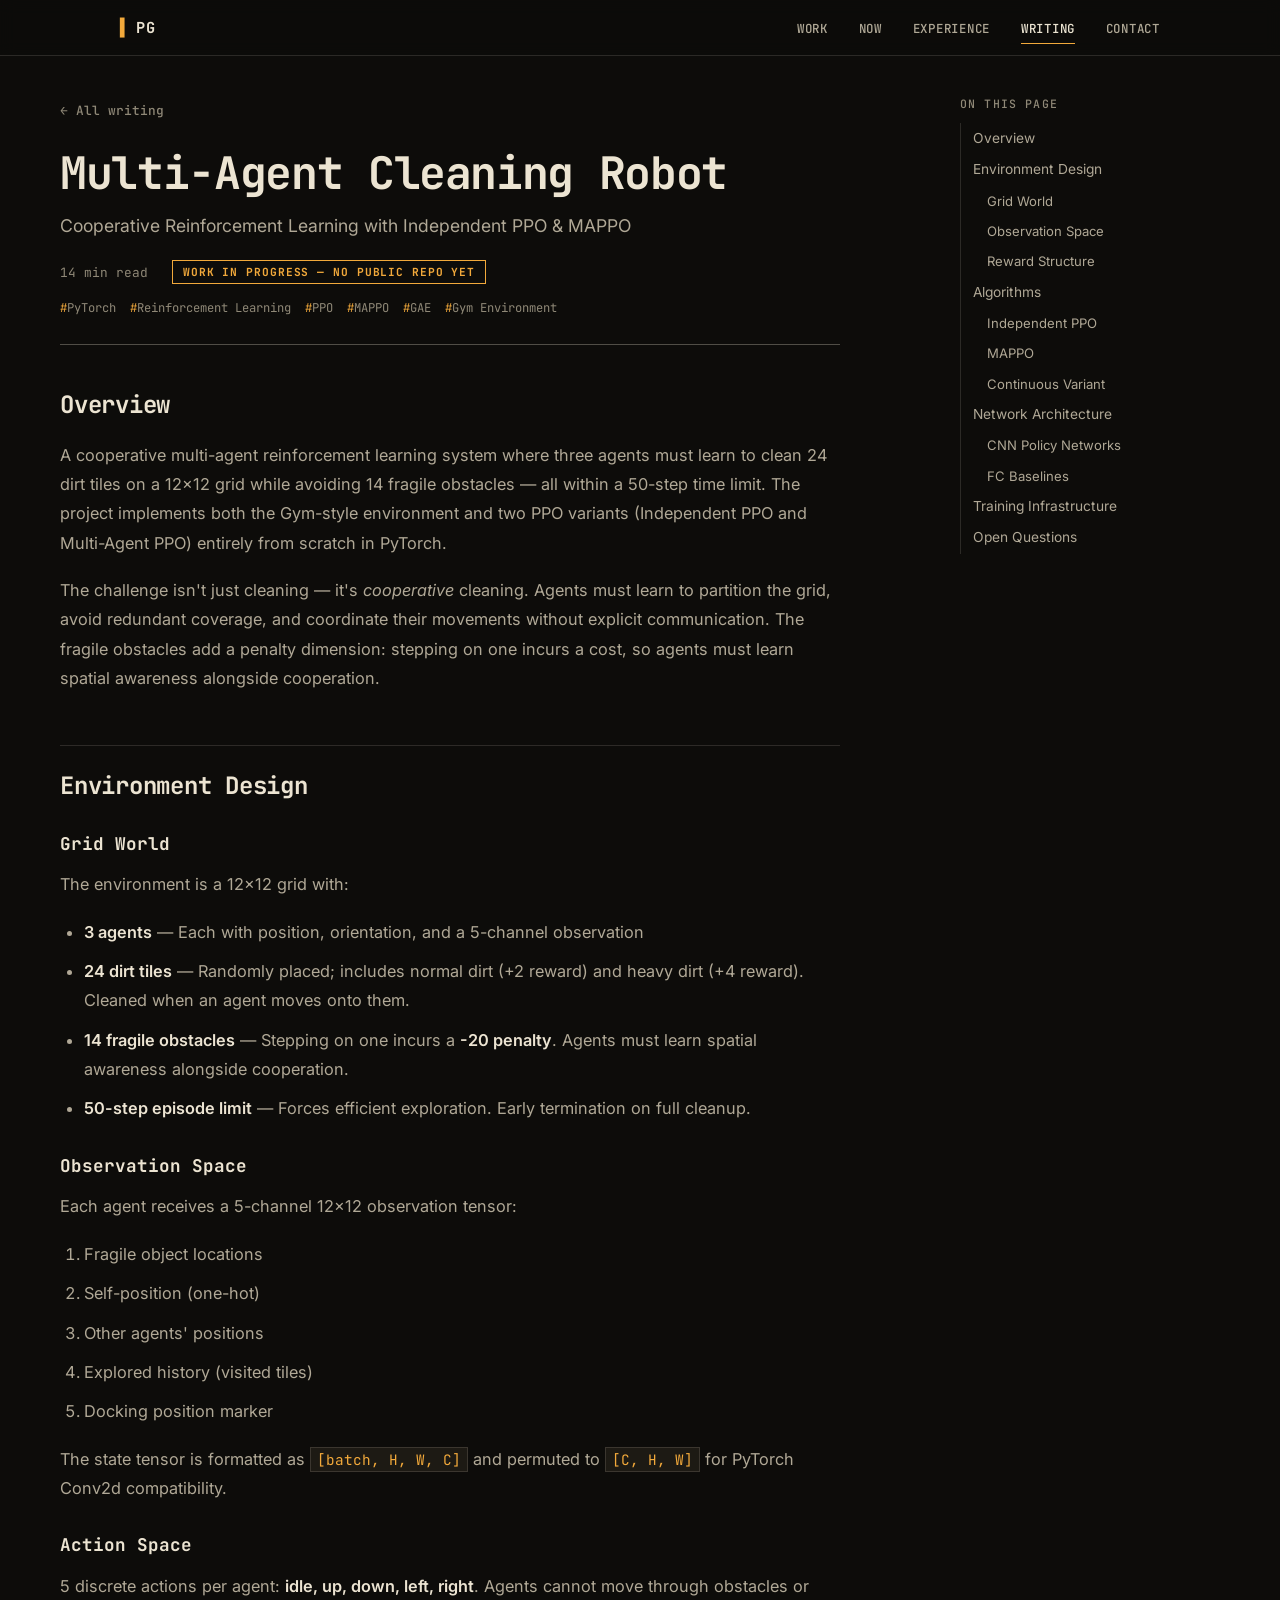
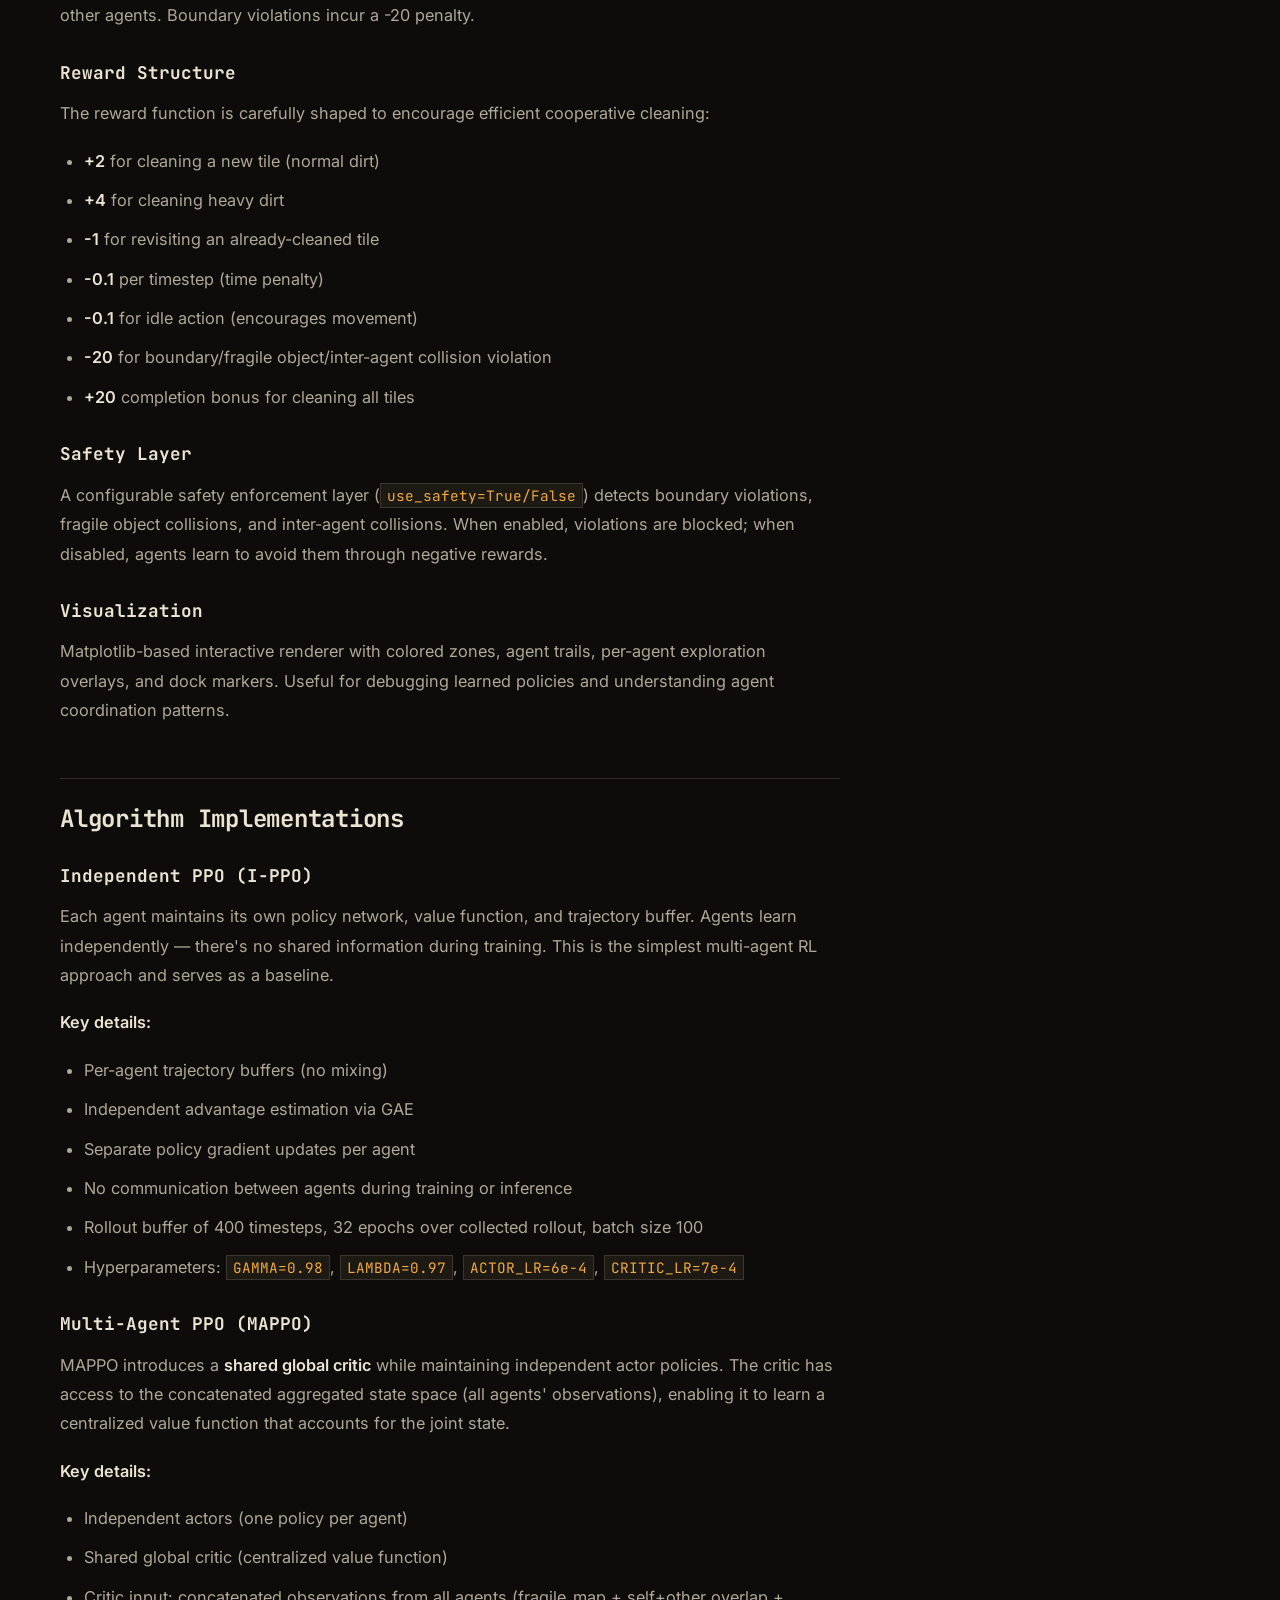
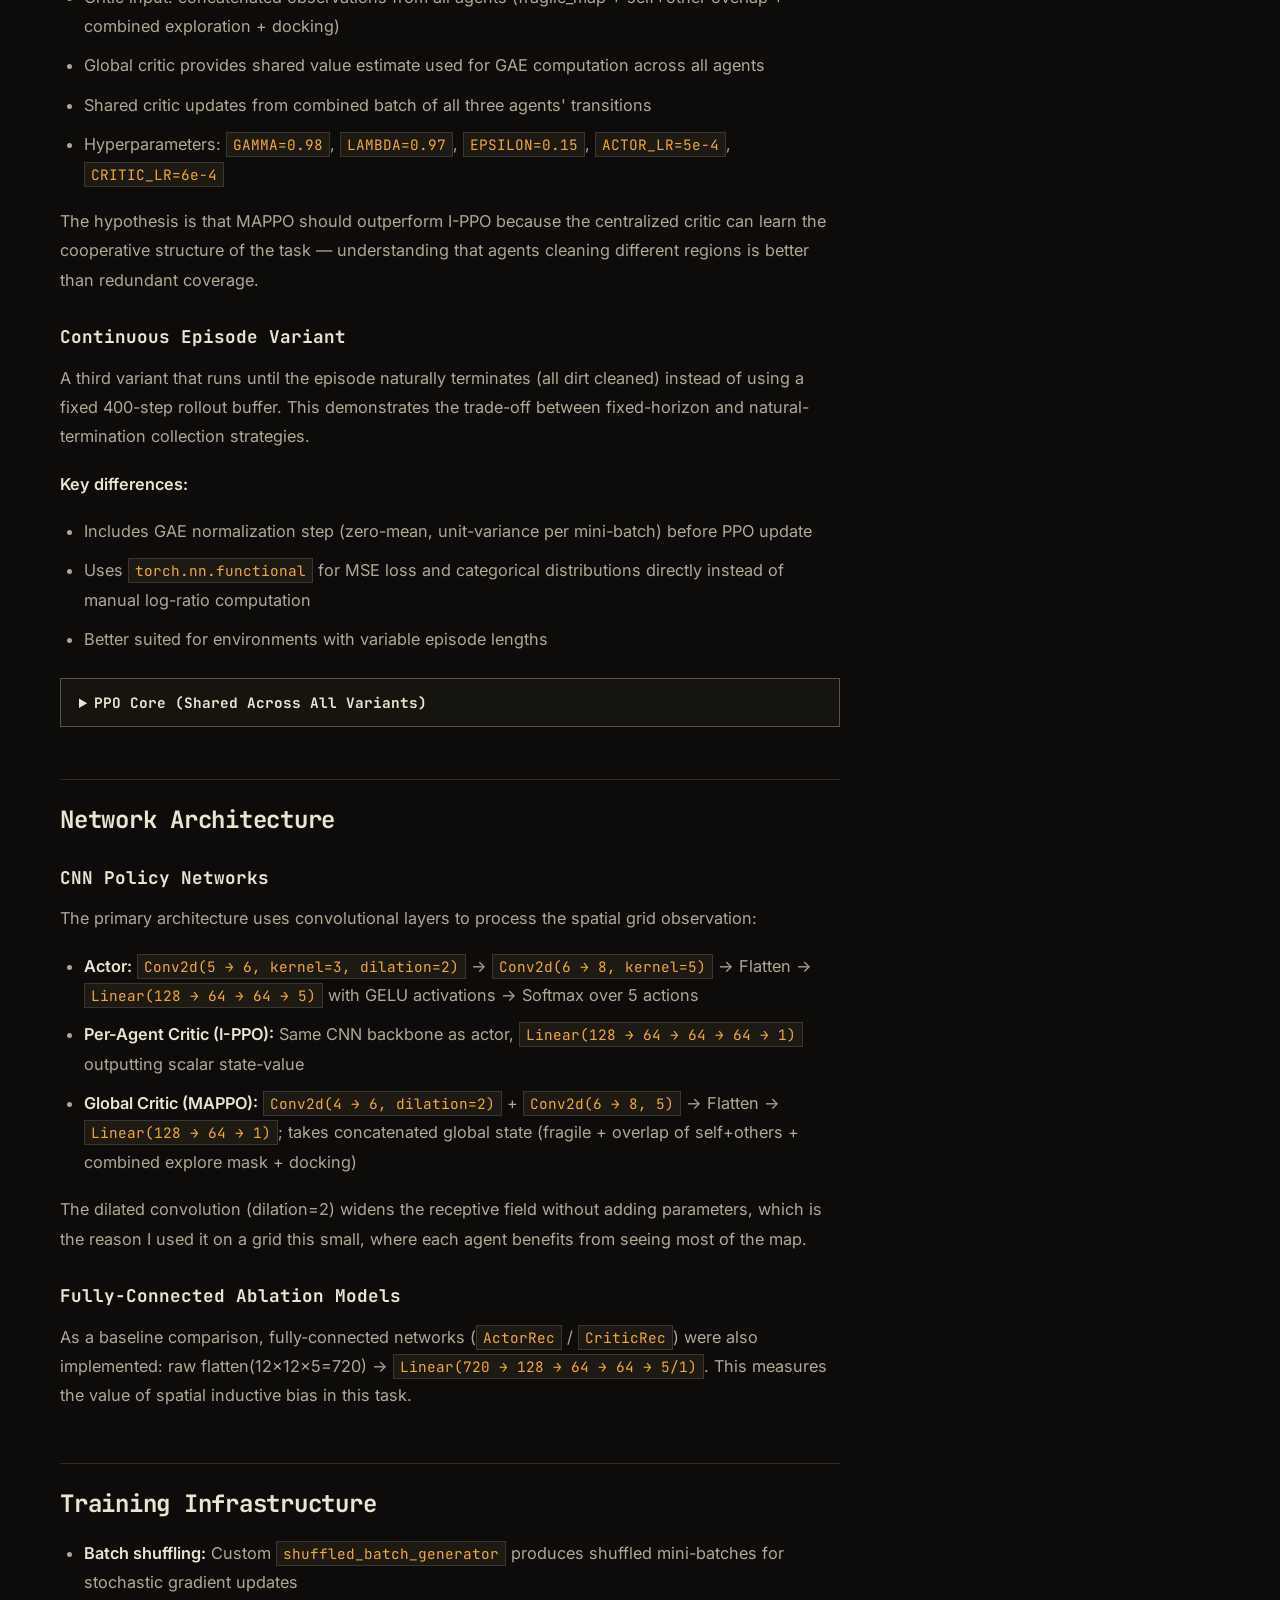
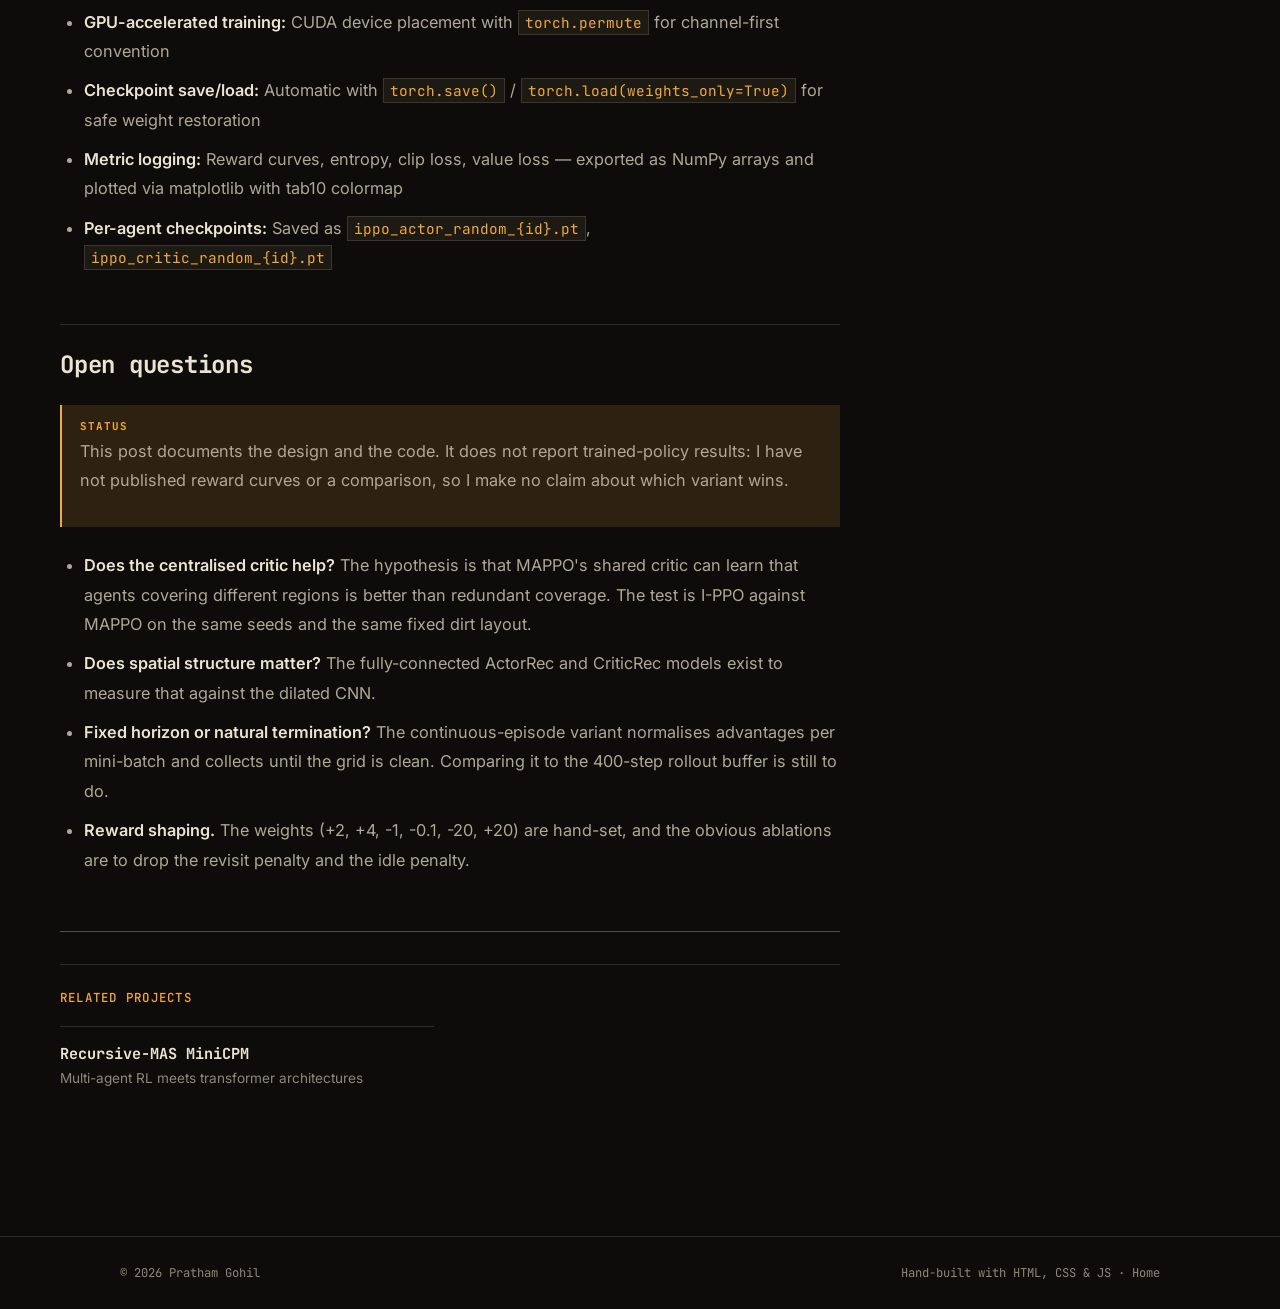
<file: blog-cleaning-robot.html>
<!DOCTYPE html>
<html lang="en">
<head>
    <meta charset="UTF-8">
    <meta name="viewport" content="width=device-width, initial-scale=1.0">
    <title>Multi-Agent Cleaning Robot — Blog | Pratham Gohil</title>
    <meta name="description" content="Cooperative multi-agent RL system with Independent PPO and MAPPO implementations for a cleaning task in a 12×12 grid environment.">
    <link rel="stylesheet" href="styles.css">
    <link rel="stylesheet" href="blog-post.css">
    <link rel="icon" type="image/svg+xml" href="favicon.svg">
    <link rel="preconnect" href="https://fonts.googleapis.com">
    <link rel="preconnect" href="https://fonts.gstatic.com" crossorigin>
    <link href="https://fonts.googleapis.com/css2?family=Inter:wght@400;500;600&family=JetBrains+Mono:wght@400;500;700&display=swap" rel="stylesheet">
</head>
<body>
    <a class="skip-link" href="#main-content">Skip to content</a>
    <div class="reading-progress" id="readingProgress" aria-hidden="true"></div>

    <nav class="navbar">
        <div class="nav-container">
            <a href="index.html" class="nav-logo">PG</a>
            <button class="nav-toggle" id="navToggle" aria-label="Toggle navigation" aria-expanded="false" aria-controls="navLinks">
                <span></span><span></span><span></span>
            </button>
            <ul class="nav-links" id="navLinks">
                <li><a href="index.html#work">Work</a></li>
                <li><a href="index.html#now">Now</a></li>
                <li><a href="index.html#experience">Experience</a></li>
                <li><a href="blog.html" class="active">Writing</a></li>
                <li><a href="index.html#contact">Contact</a></li>
            </ul>
        </div>
    </nav>

    <article class="blog-post" id="main-content">
        <div class="container">
            <div class="blog-post-content">
                <a href="blog.html" class="blog-back">← All writing</a>
                
                <header class="post-header">
                    <h1>Multi-Agent Cleaning Robot</h1>
                    <p class="post-subtitle">Cooperative Reinforcement Learning with Independent PPO & MAPPO</p>
                    <div class="post-meta">
                        <span class="reading-time">14 min read</span>
                        <span class="wip-badge">Work In Progress — No public repo yet</span>
                    </div>
                    <div class="tech-tags">
                        <span>PyTorch</span>
                        <span>Reinforcement Learning</span>
                        <span>PPO</span>
                        <span>MAPPO</span>
                        <span>GAE</span>
                        <span>Gym Environment</span>
                    </div>
                </header>

                <div class="post-content">
                    <section id="overview">
                        <h2>Overview</h2>
                        <p>A cooperative multi-agent reinforcement learning system where three agents must learn to clean 24 dirt tiles on a 12×12 grid while avoiding 14 fragile obstacles — all within a 50-step time limit. The project implements both the Gym-style environment and two PPO variants (Independent PPO and Multi-Agent PPO) entirely from scratch in PyTorch.</p>
                        <p>The challenge isn't just cleaning — it's <em>cooperative</em> cleaning. Agents must learn to partition the grid, avoid redundant coverage, and coordinate their movements without explicit communication. The fragile obstacles add a penalty dimension: stepping on one incurs a cost, so agents must learn spatial awareness alongside cooperation.</p>
                    </section>

                    <section id="environment">
                        <h2>Environment Design</h2>
                        
                        <h3 id="grid-world">Grid World</h3>
                        <p>The environment is a 12×12 grid with:</p>
                        <ul>
                            <li><strong>3 agents</strong> — Each with position, orientation, and a 5-channel observation</li>
                            <li><strong>24 dirt tiles</strong> — Randomly placed; includes normal dirt (+2 reward) and heavy dirt (+4 reward). Cleaned when an agent moves onto them.</li>
                            <li><strong>14 fragile obstacles</strong> — Stepping on one incurs a <strong>-20 penalty</strong>. Agents must learn spatial awareness alongside cooperation.</li>
                            <li><strong>50-step episode limit</strong> — Forces efficient exploration. Early termination on full cleanup.</li>
                        </ul>

                        <h3 id="observation-space">Observation Space</h3>
                        <p>Each agent receives a 5-channel 12×12 observation tensor:</p>
                        <ol>
                            <li>Fragile object locations</li>
                            <li>Self-position (one-hot)</li>
                            <li>Other agents' positions</li>
                            <li>Explored history (visited tiles)</li>
                            <li>Docking position marker</li>
                        </ol>
                        <p>The state tensor is formatted as <code>[batch, H, W, C]</code> and permuted to <code>[C, H, W]</code> for PyTorch Conv2d compatibility.</p>

                        <h3 id="action-space">Action Space</h3>
                        <p>5 discrete actions per agent: <strong>idle, up, down, left, right</strong>. Agents cannot move through obstacles or other agents. Boundary violations incur a -20 penalty.</p>

                        <h3 id="reward-structure">Reward Structure</h3>
                        <p>The reward function is carefully shaped to encourage efficient cooperative cleaning:</p>
                        <ul>
                            <li><strong>+2</strong> for cleaning a new tile (normal dirt)</li>
                            <li><strong>+4</strong> for cleaning heavy dirt</li>
                            <li><strong>-1</strong> for revisiting an already-cleaned tile</li>
                            <li><strong>-0.1</strong> per timestep (time penalty)</li>
                            <li><strong>-0.1</strong> for idle action (encourages movement)</li>
                            <li><strong>-20</strong> for boundary/fragile object/inter-agent collision violation</li>
                            <li><strong>+20</strong> completion bonus for cleaning all tiles</li>
                        </ul>

                        <h3 id="safety-layer">Safety Layer</h3>
                        <p>A configurable safety enforcement layer (<code>use_safety=True/False</code>) detects boundary violations, fragile object collisions, and inter-agent collisions. When enabled, violations are blocked; when disabled, agents learn to avoid them through negative rewards.</p>

                        <h3 id="visualization">Visualization</h3>
                        <p>Matplotlib-based interactive renderer with colored zones, agent trails, per-agent exploration overlays, and dock markers. Useful for debugging learned policies and understanding agent coordination patterns.</p>
                    </section>

                    <section id="algorithms">
                        <h2>Algorithm Implementations</h2>
                        
                        <h3 id="ippo">Independent PPO (I-PPO)</h3>
                        <p>Each agent maintains its own policy network, value function, and trajectory buffer. Agents learn independently — there's no shared information during training. This is the simplest multi-agent RL approach and serves as a baseline.</p>
                        <p><strong>Key details:</strong></p>
                        <ul>
                            <li>Per-agent trajectory buffers (no mixing)</li>
                            <li>Independent advantage estimation via GAE</li>
                            <li>Separate policy gradient updates per agent</li>
                            <li>No communication between agents during training or inference</li>
                            <li>Rollout buffer of 400 timesteps, 32 epochs over collected rollout, batch size 100</li>
                            <li>Hyperparameters: <code>GAMMA=0.98</code>, <code>LAMBDA=0.97</code>, <code>ACTOR_LR=6e-4</code>, <code>CRITIC_LR=7e-4</code></li>
                        </ul>

                        <h3 id="mappo">Multi-Agent PPO (MAPPO)</h3>
                        <p>MAPPO introduces a <strong>shared global critic</strong> while maintaining independent actor policies. The critic has access to the concatenated aggregated state space (all agents' observations), enabling it to learn a centralized value function that accounts for the joint state.</p>
                        <p><strong>Key details:</strong></p>
                        <ul>
                            <li>Independent actors (one policy per agent)</li>
                            <li>Shared global critic (centralized value function)</li>
                            <li>Critic input: concatenated observations from all agents (fragile_map + self+other overlap + combined exploration + docking)</li>
                            <li>Global critic provides shared value estimate used for GAE computation across all agents</li>
                            <li>Shared critic updates from combined batch of all three agents' transitions</li>
                            <li>Hyperparameters: <code>GAMMA=0.98</code>, <code>LAMBDA=0.97</code>, <code>EPSILON=0.15</code>, <code>ACTOR_LR=5e-4</code>, <code>CRITIC_LR=6e-4</code></li>
                        </ul>
                        <p>The hypothesis is that MAPPO should outperform I-PPO because the centralized critic can learn the cooperative structure of the task — understanding that agents cleaning different regions is better than redundant coverage.</p>

                        <h3 id="continuous-variant">Continuous Episode Variant</h3>
                        <p>A third variant that runs until the episode naturally terminates (all dirt cleaned) instead of using a fixed 400-step rollout buffer. This demonstrates the trade-off between fixed-horizon and natural-termination collection strategies.</p>
                        <p><strong>Key differences:</strong></p>
                        <ul>
                            <li>Includes GAE normalization step (zero-mean, unit-variance per mini-batch) before PPO update</li>
                            <li>Uses <code>torch.nn.functional</code> for MSE loss and categorical distributions directly instead of manual log-ratio computation</li>
                            <li>Better suited for environments with variable episode lengths</li>
                        </ul>

                        <details>
                            <summary>PPO Core (Shared Across All Variants)</summary>
                            <ul>
                                <li>Clipped surrogate objective with <code>ε = 0.15</code></li>
                                <li>Value loss coefficient <code>c₁ = 0.5</code></li>
                                <li>Entropy bonus coefficient <code>c₂ = 0.03</code> (encourages exploration)</li>
                                <li>Generalized Advantage Estimation (GAE) with <code>γ = 0.98</code>, <code>λ = 0.97</code></li>
                                <li>Rollout buffer collection with fixed-horizon or continuous episode natural termination</li>
                            </ul>
                        </details>
                    </section>

                    <section id="architecture">
                        <h2>Network Architecture</h2>
                        
                        <h3 id="cnn-networks">CNN Policy Networks</h3>
                        <p>The primary architecture uses convolutional layers to process the spatial grid observation:</p>
                        <ul>
                            <li><strong>Actor:</strong> <code>Conv2d(5 → 6, kernel=3, dilation=2)</code> → <code>Conv2d(6 → 8, kernel=5)</code> → Flatten → <code>Linear(128 → 64 → 64 → 5)</code> with GELU activations → Softmax over 5 actions</li>
                            <li><strong>Per-Agent Critic (I-PPO):</strong> Same CNN backbone as actor, <code>Linear(128 → 64 → 64 → 64 → 1)</code> outputting scalar state-value</li>
                            <li><strong>Global Critic (MAPPO):</strong> <code>Conv2d(4 → 6, dilation=2)</code> + <code>Conv2d(6 → 8, 5)</code> → Flatten → <code>Linear(128 → 64 → 1)</code>; takes concatenated global state (fragile + overlap of self+others + combined explore mask + docking)</li>
                        </ul>
                        <p>The dilated convolution (dilation=2) widens the receptive field without adding parameters, which is the reason I used it on a grid this small, where each agent benefits from seeing most of the map.</p>

                        <h3 id="fc-baselines">Fully-Connected Ablation Models</h3>
                        <p>As a baseline comparison, fully-connected networks (<code>ActorRec</code> / <code>CriticRec</code>) were also implemented: raw flatten(12×12×5=720) → <code>Linear(720 → 128 → 64 → 64 → 5/1)</code>. This measures the value of spatial inductive bias in this task.</p>
                    </section>

                    <section id="training">
                        <h2>Training Infrastructure</h2>
                        <ul>
                            <li><strong>Batch shuffling:</strong> Custom <code>shuffled_batch_generator</code> produces shuffled mini-batches for stochastic gradient updates</li>
                            <li><strong>GPU-accelerated training:</strong> CUDA device placement with <code>torch.permute</code> for channel-first convention</li>
                            <li><strong>Checkpoint save/load:</strong> Automatic with <code>torch.save()</code> / <code>torch.load(weights_only=True)</code> for safe weight restoration</li>
                            <li><strong>Metric logging:</strong> Reward curves, entropy, clip loss, value loss — exported as NumPy arrays and plotted via matplotlib with tab10 colormap</li>
                            <li><strong>Per-agent checkpoints:</strong> Saved as <code>ippo_actor_random_{id}.pt</code>, <code>ippo_critic_random_{id}.pt</code></li>
                        </ul>
                    </section>

                    <section id="lessons">
                        <h2>Open questions</h2>
                        <div class="callout"><p data-label="Status">This post documents the design and the code. It does not report trained-policy results: I have not published reward curves or a comparison, so I make no claim about which variant wins.</p></div>
                        <ul>
                            <li><strong>Does the centralised critic help?</strong> The hypothesis is that MAPPO's shared critic can learn that agents covering different regions is better than redundant coverage. The test is I-PPO against MAPPO on the same seeds and the same fixed dirt layout.</li>
                            <li><strong>Does spatial structure matter?</strong> The fully-connected ActorRec and CriticRec models exist to measure that against the dilated CNN.</li>
                            <li><strong>Fixed horizon or natural termination?</strong> The continuous-episode variant normalises advantages per mini-batch and collects until the grid is clean. Comparing it to the 400-step rollout buffer is still to do.</li>
                            <li><strong>Reward shaping.</strong> The weights (+2, +4, -1, -0.1, -20, +20) are hand-set, and the obvious ablations are to drop the revisit penalty and the idle penalty.</li>
                        </ul>
                    </section>

                    <section class="related-projects">
                        <h2>Related Projects</h2>
                        <div class="related-grid">
                            <a href="blog-recursivemas.html" class="related-card">
                                <div>
                                    <strong>Recursive-MAS MiniCPM</strong>
                                    <p>Multi-agent RL meets transformer architectures</p>
                                </div>
                            </a>
                        </div>
                    </section>
                </div>
            </div>

            <aside class="post-toc">
                <h2 class="toc-title">On this page</h2>
                <ul class="toc-list">
                    <li><a href="#overview">Overview</a></li>
                    <li>
                        <a href="#environment">Environment Design</a>
                        <ul class="toc-list">
                            <li class="toc-h3"><a href="#grid-world">Grid World</a></li>
                            <li class="toc-h3"><a href="#observation-space">Observation Space</a></li>
                            <li class="toc-h3"><a href="#reward-structure">Reward Structure</a></li>
                        </ul>
                    </li>
                    <li>
                        <a href="#algorithms">Algorithms</a>
                        <ul class="toc-list">
                            <li class="toc-h3"><a href="#ippo">Independent PPO</a></li>
                            <li class="toc-h3"><a href="#mappo">MAPPO</a></li>
                            <li class="toc-h3"><a href="#continuous-variant">Continuous Variant</a></li>
                        </ul>
                    </li>
                    <li>
                        <a href="#architecture">Network Architecture</a>
                        <ul class="toc-list">
                            <li class="toc-h3"><a href="#cnn-networks">CNN Policy Networks</a></li>
                            <li class="toc-h3"><a href="#fc-baselines">FC Baselines</a></li>
                        </ul>
                    </li>
                    <li><a href="#training">Training Infrastructure</a></li>
                    <li><a href="#lessons">Open Questions</a></li>
                </ul>
            </aside>
        </div>
    </article>

    <footer class="footer">
        <div class="container">
            <span>© 2026 Pratham Gohil</span>
            <span>Hand-built with HTML, CSS &amp; JS · <a href="index.html">Home</a></span>
        </div>
    </footer>

    <script src="script.js"></script>
    <script src="post.js"></script>
</body>
</html>
</file>
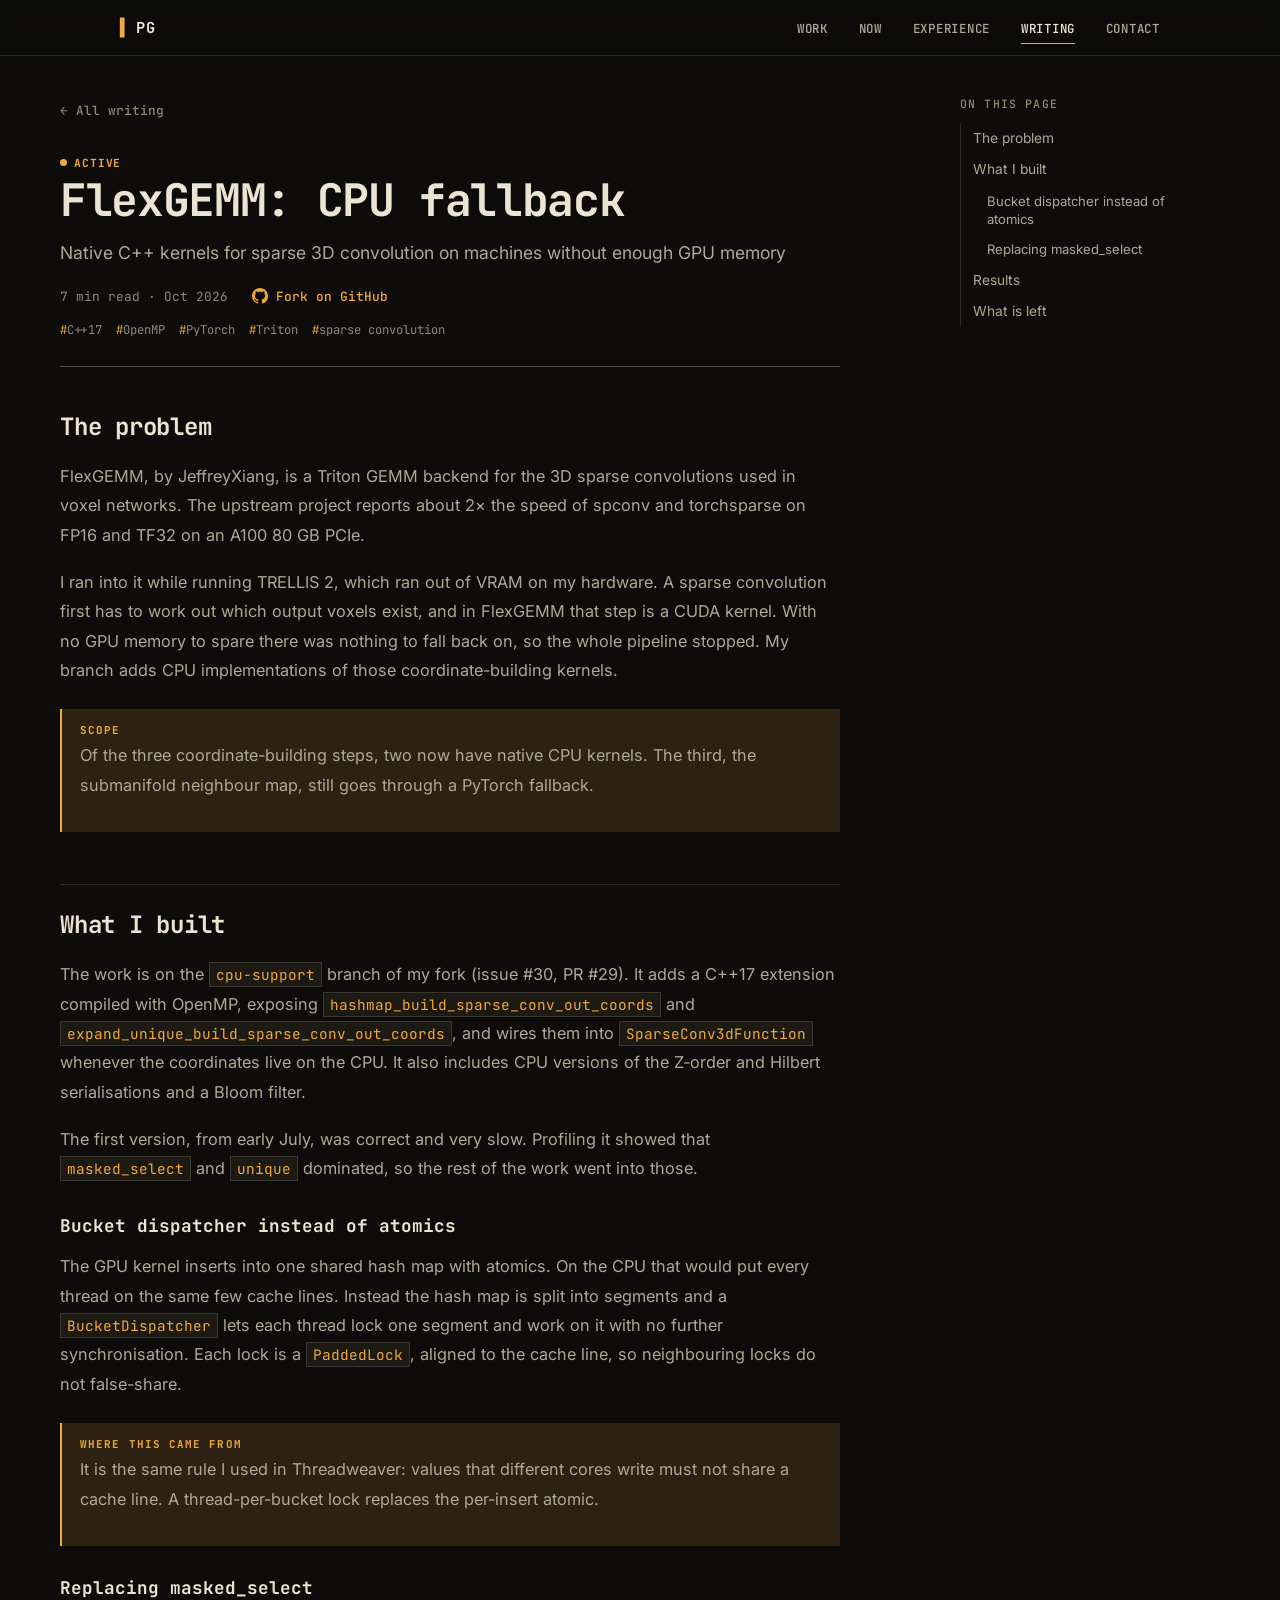
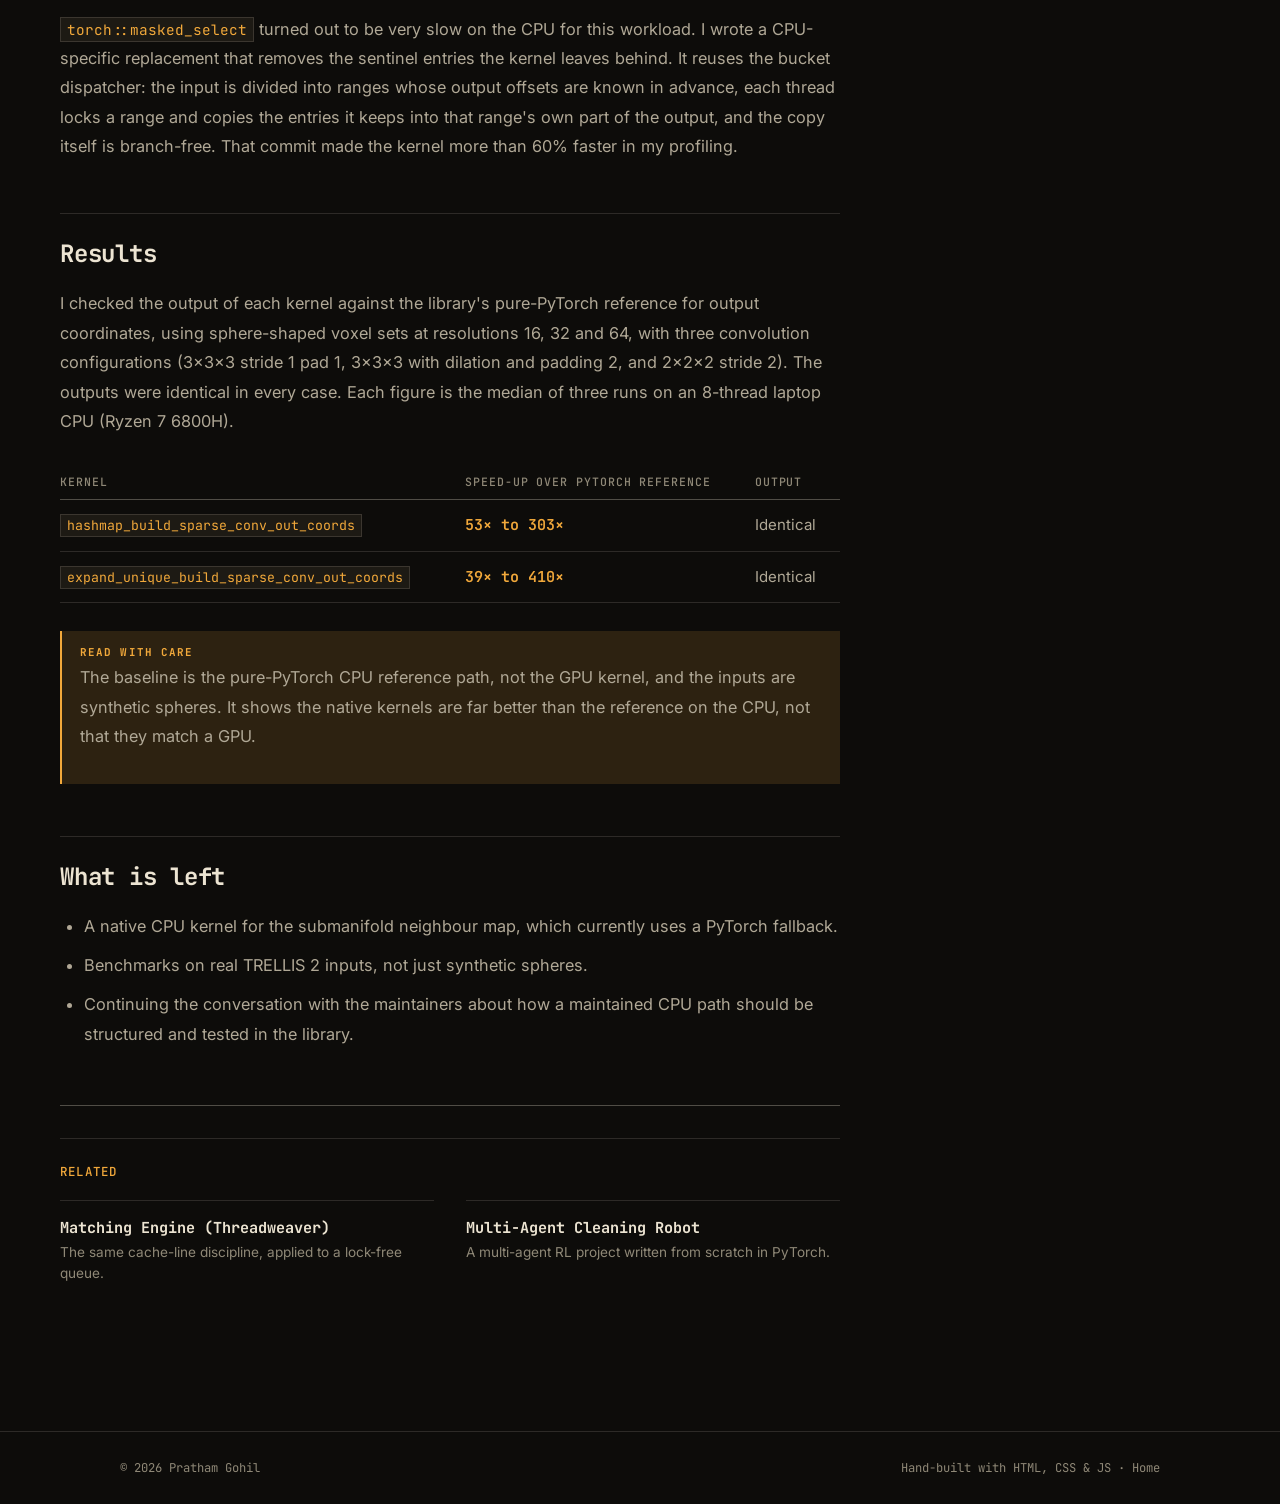
<file: blog-flexgemm.html>
<!DOCTYPE html>
<html lang="en">
<head>
    <meta charset="UTF-8">
    <meta name="viewport" content="width=device-width, initial-scale=1.0">
    <title>FlexGEMM CPU fallback — Writing | Pratham Gohil</title>
    <meta name="description" content="Writing CPU versions of FlexGEMM's coordinate-building kernels in C++17 and OpenMP, with a bucket dispatcher instead of atomics.">
    <meta name="theme-color" content="#0d0c0a">
    <link rel="stylesheet" href="styles.css">
    <link rel="stylesheet" href="blog-post.css">
    <link rel="icon" type="image/svg+xml" href="favicon.svg">
    <link rel="preconnect" href="https://fonts.googleapis.com">
    <link rel="preconnect" href="https://fonts.gstatic.com" crossorigin>
    <link href="https://fonts.googleapis.com/css2?family=Inter:wght@400;500;600&family=JetBrains+Mono:wght@400;500;700&display=swap" rel="stylesheet">
</head>
<body>
    <a class="skip-link" href="#main-content">Skip to content</a>
    <div class="reading-progress" id="readingProgress" aria-hidden="true"></div>

    <nav class="navbar" aria-label="Primary">
        <div class="nav-container">
            <a href="index.html" class="nav-logo">PG</a>
            <button class="nav-toggle" id="navToggle" aria-label="Toggle navigation" aria-expanded="false" aria-controls="navLinks">
                <span></span><span></span><span></span>
            </button>
            <ul class="nav-links" id="navLinks">
                <li><a href="index.html#work">Work</a></li>
                <li><a href="index.html#now">Now</a></li>
                <li><a href="index.html#experience">Experience</a></li>
                <li><a href="blog.html" class="active">Writing</a></li>
                <li><a href="index.html#contact">Contact</a></li>
            </ul>
        </div>
    </nav>

    <article class="blog-post" id="main-content">
        <div class="container">
            <div class="blog-post-content">
                <a href="blog.html" class="blog-back">← All writing</a>

                <header class="post-header">
                    <span class="status-badge status-active">Active</span>
                    <h1>FlexGEMM: CPU fallback</h1>
                    <p class="post-subtitle">Native C++ kernels for sparse 3D convolution on machines without enough GPU memory</p>
                    <div class="post-meta">
                        <span class="reading-time">7 min read · Oct 2026</span>
                        <a href="https://github.com/RisingRedstone/FlexGEMM" target="_blank" rel="noopener" class="github-link"><svg viewBox="0 0 24 24" width="16" height="16" fill="currentColor" aria-hidden="true"><path d="M12 0C5.37 0 0 5.37 0 12c0 5.31 3.435 9.795 8.205 11.385.6.105.825-.255.825-.57 0-.285-.015-1.23-.015-2.235-3.015.555-3.795-.735-4.035-1.41-.135-.345-.72-1.41-1.23-1.695-.42-.225-1.02-.78-.015-.795.945-.015 1.62.87 1.845 1.23 1.08 1.815 2.805 1.305 3.495.99.105-.78.42-1.305.765-1.605-2.67-.3-5.46-1.335-5.46-5.925 0-1.305.465-2.385 1.23-3.225-.12-.3-.54-1.53.12-3.18 0 0 1.005-.315 3.3 1.23.96-.27 1.98-.405 3-.405s2.04.135 3 .405c2.295-1.56 3.3-1.23 3.3-1.23.66 1.65.24 2.88.12 3.18.765.84 1.23 1.905 1.23 3.225 0 4.605-2.805 5.625-5.475 5.925.435.375.81 1.095.81 2.22 0 1.605-.015 2.895-.015 3.3 0 .315.225.69.825.57A12.02 12.02 0 0024 12c0-6.63-5.37-12-12-12z"/></svg> Fork on GitHub</a>
                    </div>
                    <div class="tech-tags"><span>C++17</span><span>OpenMP</span><span>PyTorch</span><span>Triton</span><span>sparse convolution</span></div>
                </header>

                <div class="post-content">

                    <section id="problem">
                        <h2>The problem</h2>
                        <p>FlexGEMM, by JeffreyXiang, is a Triton GEMM backend for the 3D sparse convolutions used in voxel networks. The upstream project reports about 2× the speed of spconv and torchsparse on FP16 and TF32 on an A100 80&nbsp;GB PCIe.</p>
                        <p>I ran into it while running TRELLIS&nbsp;2, which ran out of VRAM on my hardware. A sparse convolution first has to work out which output voxels exist, and in FlexGEMM that step is a CUDA kernel. With no GPU memory to spare there was nothing to fall back on, so the whole pipeline stopped. My branch adds CPU implementations of those coordinate-building kernels.</p>
                        <div class="callout"><p data-label="Scope">Of the three coordinate-building steps, two now have native CPU kernels. The third, the submanifold neighbour map, still goes through a PyTorch fallback.</p></div>
                    </section>

                    <section id="approach">
                        <h2>What I built</h2>
                        <p>The work is on the <code>cpu-support</code> branch of my fork (issue&nbsp;#30, PR&nbsp;#29). It adds a C++17 extension compiled with OpenMP, exposing <code>hashmap_build_sparse_conv_out_coords</code> and <code>expand_unique_build_sparse_conv_out_coords</code>, and wires them into <code>SparseConv3dFunction</code> whenever the coordinates live on the CPU. It also includes CPU versions of the Z-order and Hilbert serialisations and a Bloom filter.</p>
                        <p>The first version, from early July, was correct and very slow. Profiling it showed that <code>masked_select</code> and <code>unique</code> dominated, so the rest of the work went into those.</p>

                        <h3 id="buckets">Bucket dispatcher instead of atomics</h3>
                        <p>The GPU kernel inserts into one shared hash map with atomics. On the CPU that would put every thread on the same few cache lines. Instead the hash map is split into segments and a <code>BucketDispatcher</code> lets each thread lock one segment and work on it with no further synchronisation. Each lock is a <code>PaddedLock</code>, aligned to the cache line, so neighbouring locks do not false-share.</p>
                        <div class="callout"><p data-label="Where this came from">It is the same rule I used in Threadweaver: values that different cores write must not share a cache line. A thread-per-bucket lock replaces the per-insert atomic.</p></div>

                        <h3 id="select">Replacing masked_select</h3>
                        <p><code>torch::masked_select</code> turned out to be very slow on the CPU for this workload. I wrote a CPU-specific replacement that removes the sentinel entries the kernel leaves behind. It reuses the bucket dispatcher: the input is divided into ranges whose output offsets are known in advance, each thread locks a range and copies the entries it keeps into that range's own part of the output, and the copy itself is branch-free. That commit made the kernel more than 60% faster in my profiling.</p>
                    </section>

                    <section id="results">
                        <h2>Results</h2>
                        <p>I checked the output of each kernel against the library's pure-PyTorch reference for output coordinates, using sphere-shaped voxel sets at resolutions 16, 32 and 64, with three convolution configurations (3×3×3 stride 1 pad 1, 3×3×3 with dilation and padding 2, and 2×2×2 stride 2). The outputs were identical in every case. Each figure is the median of three runs on an 8-thread laptop CPU (Ryzen 7 6800H).</p>
                        <div class="benchmark-table">
                            <table>
                                <thead><tr><th scope="col">Kernel</th><th scope="col">Speed-up over PyTorch reference</th><th scope="col">Output</th></tr></thead>
                                <tbody>
                                    <tr><td><code>hashmap_build_sparse_conv_out_coords</code></td><td><strong>53× to 303×</strong></td><td>Identical</td></tr>
                                    <tr><td><code>expand_unique_build_sparse_conv_out_coords</code></td><td><strong>39× to 410×</strong></td><td>Identical</td></tr>
                                </tbody>
                            </table>
                        </div>
                        <div class="callout"><p data-label="Read with care">The baseline is the pure-PyTorch CPU reference path, not the GPU kernel, and the inputs are synthetic spheres. It shows the native kernels are far better than the reference on the CPU, not that they match a GPU.</p></div>
                    </section>

                    <section id="next">
                        <h2>What is left</h2>
                        <ul>
                            <li>A native CPU kernel for the submanifold neighbour map, which currently uses a PyTorch fallback.</li>
                            <li>Benchmarks on real TRELLIS&nbsp;2 inputs, not just synthetic spheres.</li>
                            <li>Continuing the conversation with the maintainers about how a maintained CPU path should be structured and tested in the library.</li>
                        </ul>
                    </section>

                    <section class="related-projects">
                        <h2>Related</h2>
                        <div class="related-grid"><a href="blog-matching-engine.html" class="related-card"><strong>Matching Engine (Threadweaver)</strong><p>The same cache-line discipline, applied to a lock-free queue.</p></a><a href="blog-cleaning-robot.html" class="related-card"><strong>Multi-Agent Cleaning Robot</strong><p>A multi-agent RL project written from scratch in PyTorch.</p></a></div>
                    </section>
                </div>
            </div>

            <aside class="post-toc" aria-label="On this page">
                <h2 class="toc-title">On this page</h2>
                <ul class="toc-list"><li><a href="#problem">The problem</a></li><li><a href="#approach">What I built</a><ul class="toc-list"><li class="toc-h3"><a href="#buckets">Bucket dispatcher instead of atomics</a></li><li class="toc-h3"><a href="#select">Replacing masked_select</a></li></ul></li><li><a href="#results">Results</a></li><li><a href="#next">What is left</a></li></ul>
            </aside>
        </div>
    </article>

    <footer class="footer">
        <div class="container">
            <span>© 2026 Pratham Gohil</span>
            <span>Hand-built with HTML, CSS &amp; JS · <a href="index.html">Home</a></span>
        </div>
    </footer>

    <script src="script.js"></script>
    <script src="post.js"></script>
</body>
</html>
</file>
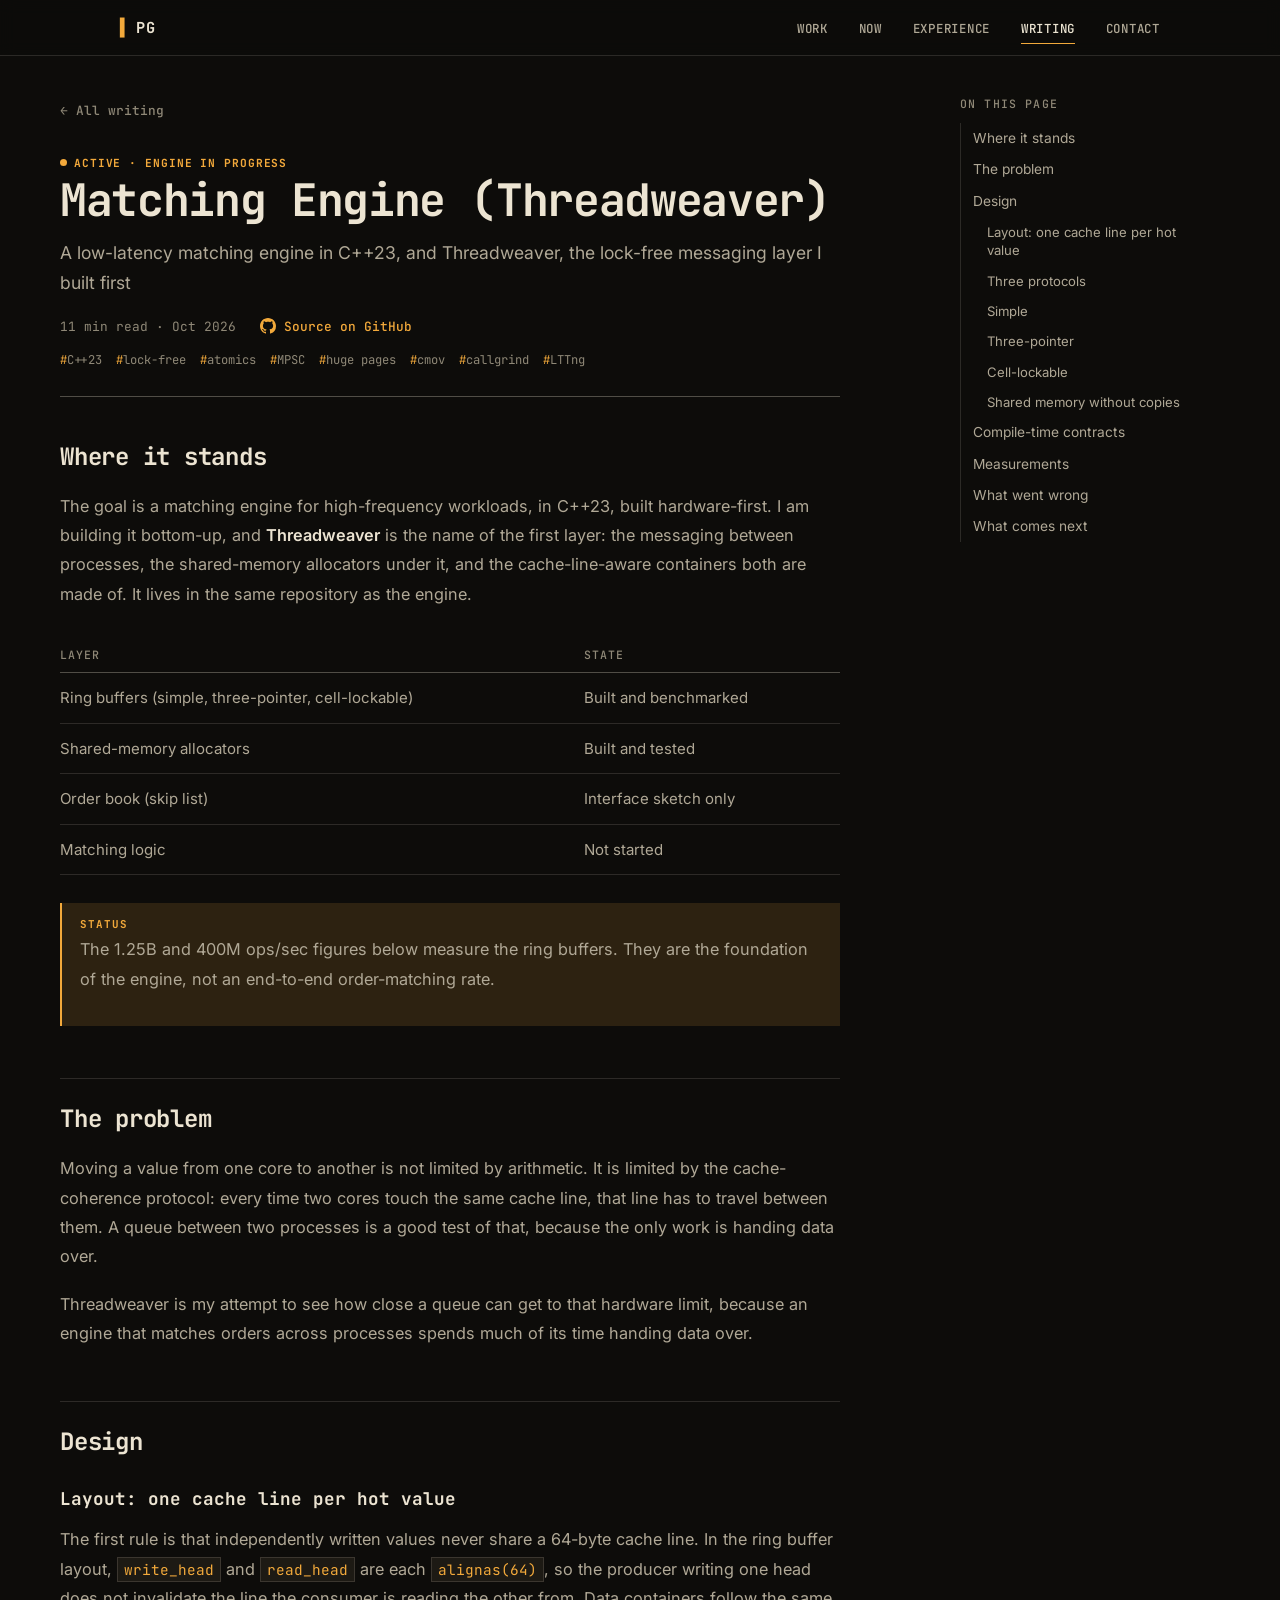
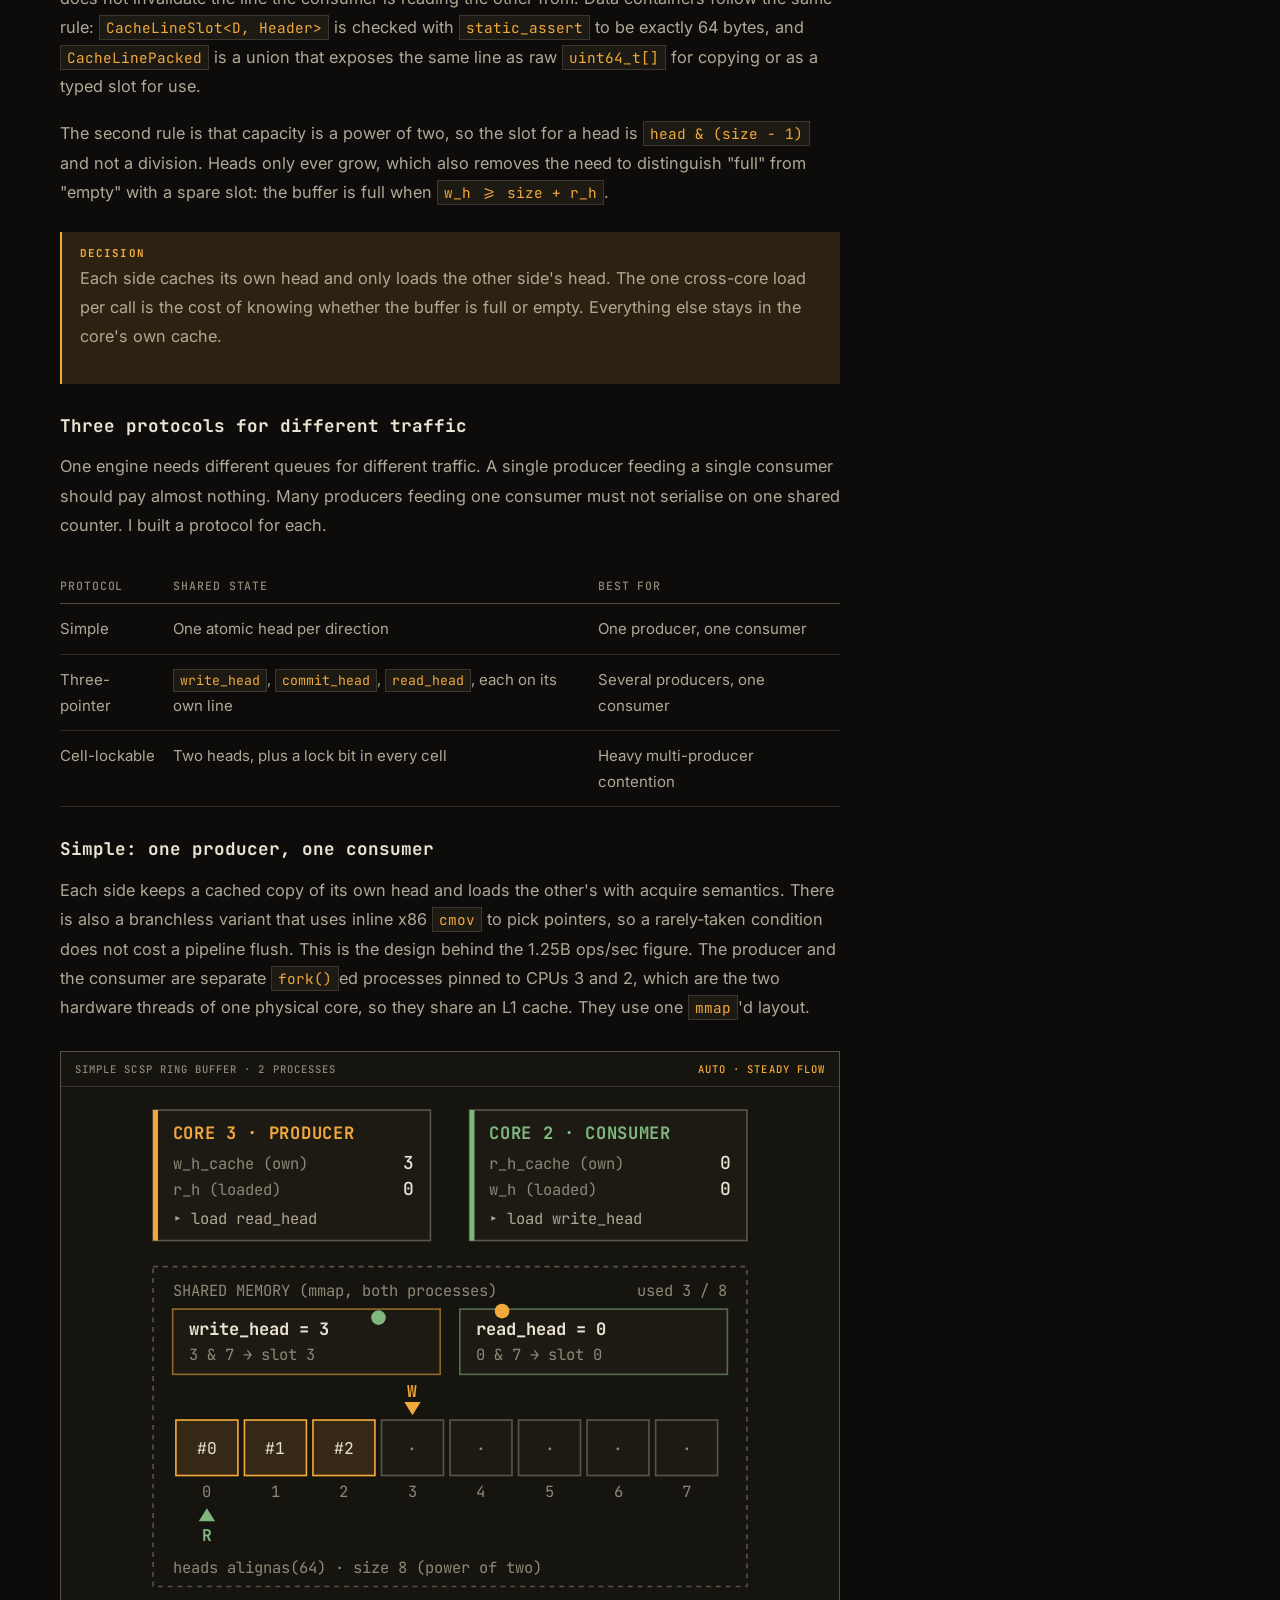
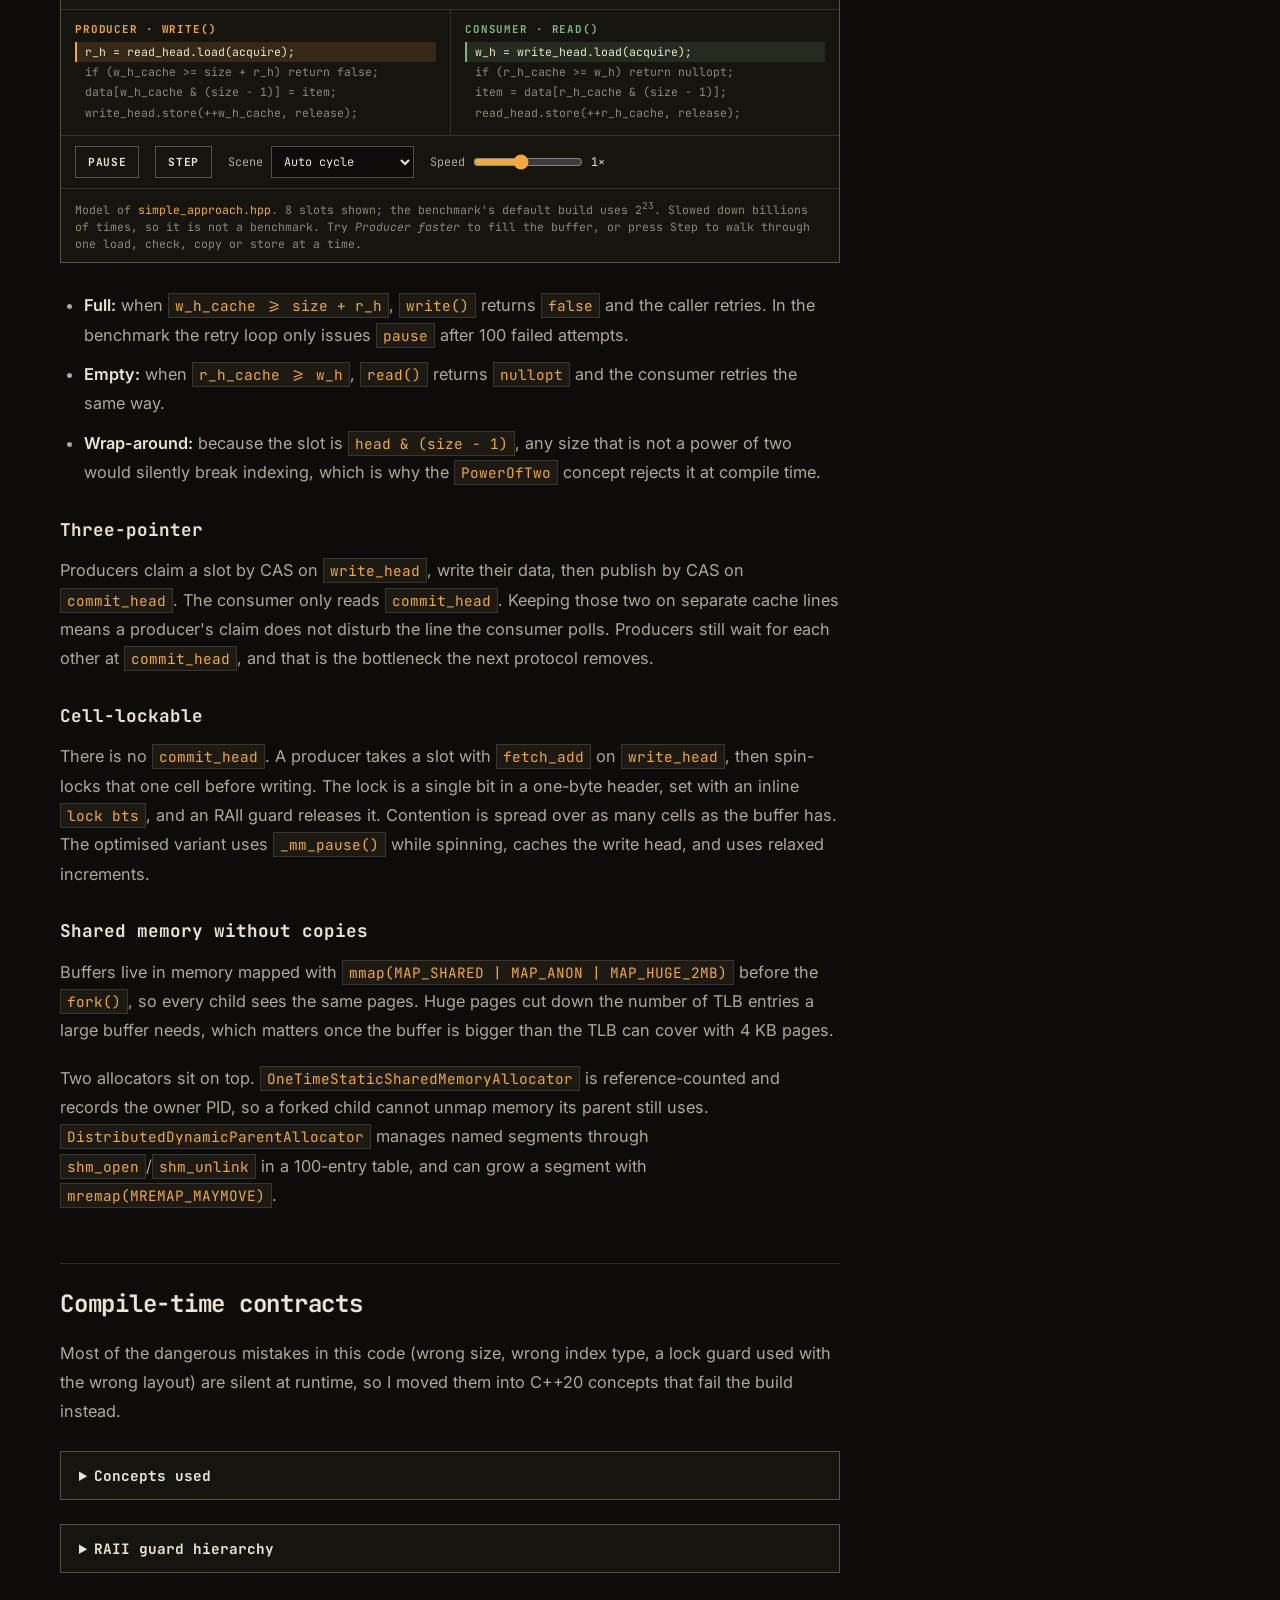
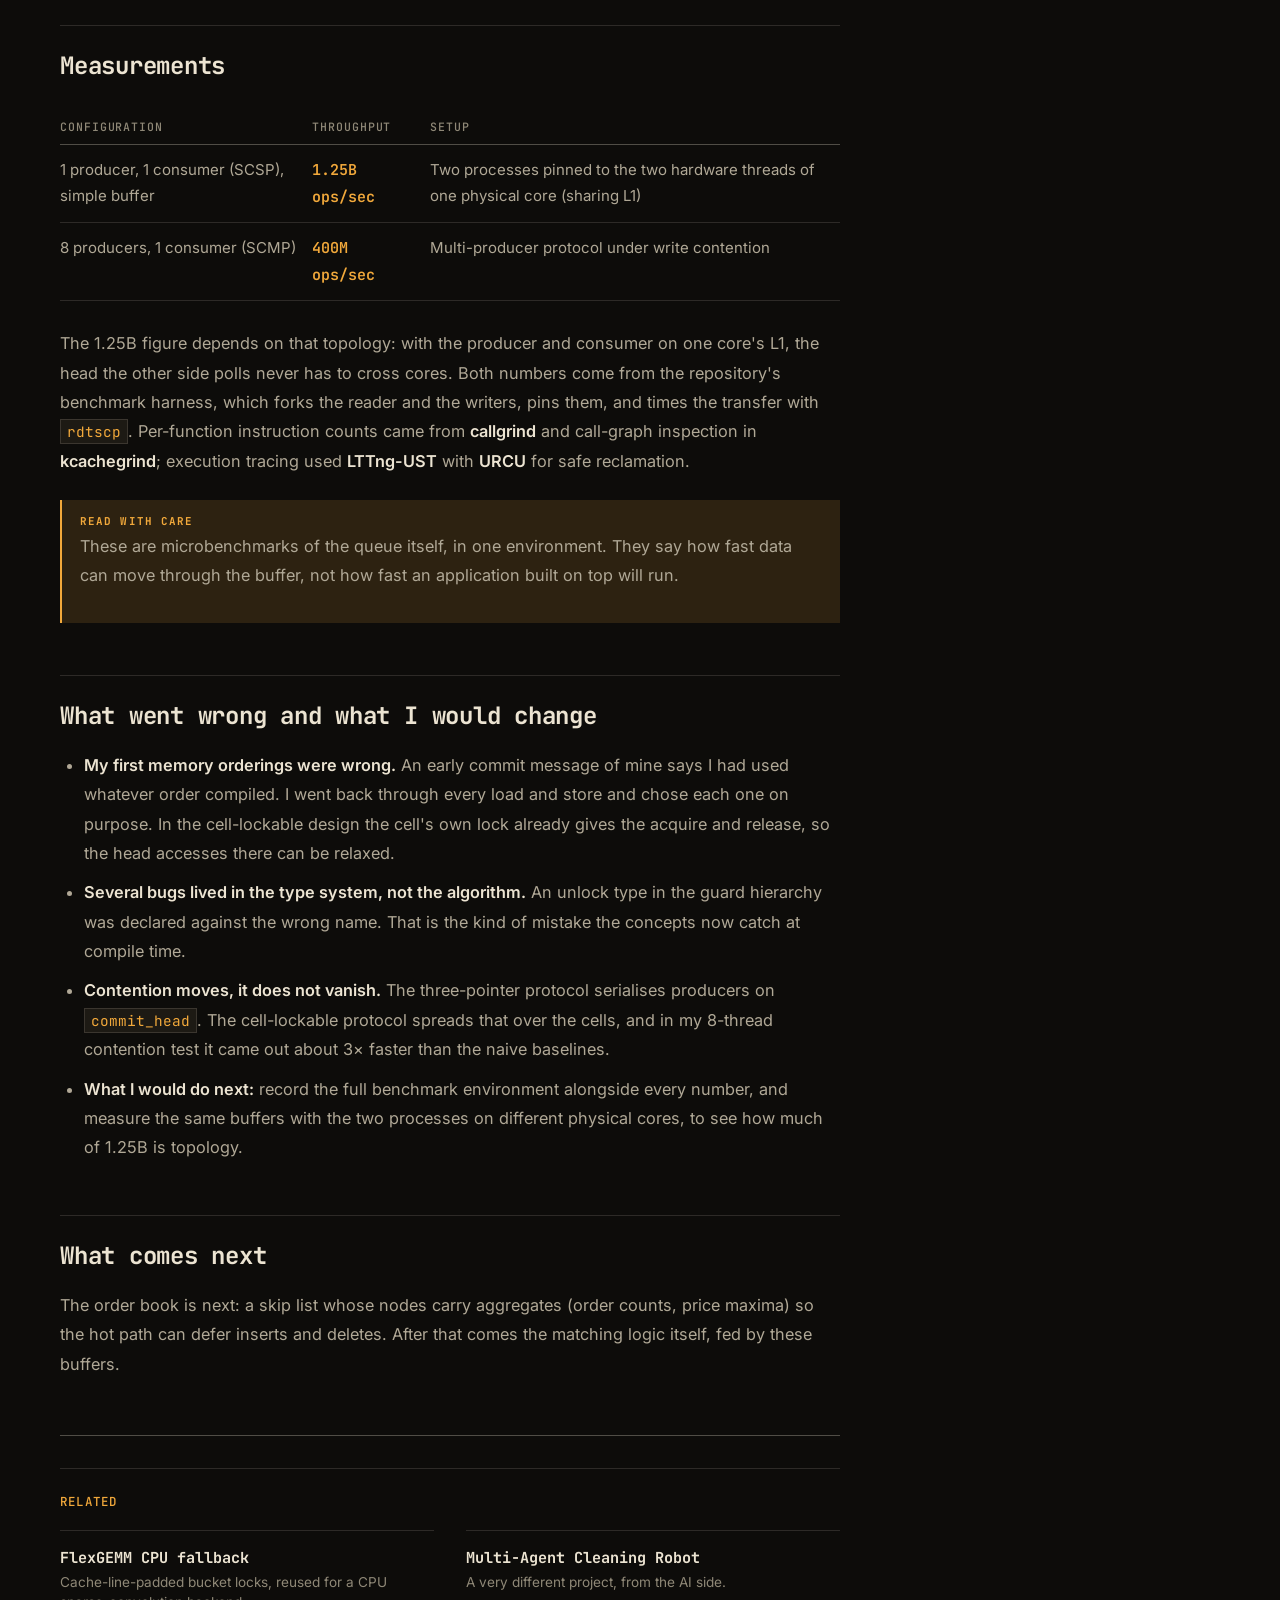
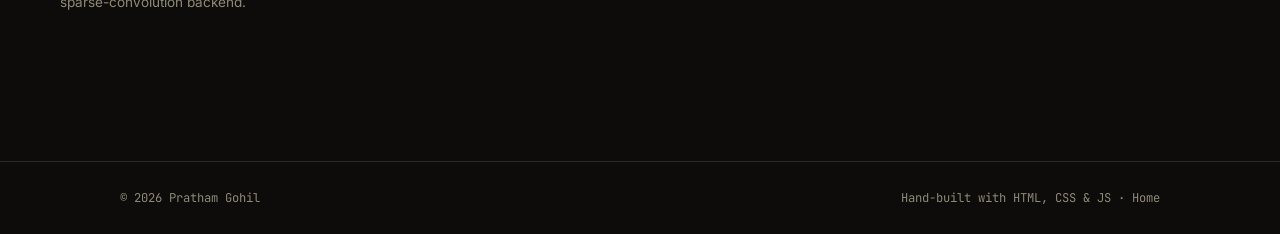
<file: blog-matching-engine.html>
<!DOCTYPE html>
<html lang="en">
<head>
    <meta charset="UTF-8">
    <meta name="viewport" content="width=device-width, initial-scale=1.0">
    <title>Matching Engine (Threadweaver) — Writing | Pratham Gohil</title>
    <meta name="description" content="A C++23 matching engine in progress, and Threadweaver, the lock-free messaging and shared-memory layer built first: cache-line layouts, three ring-buffer protocols, allocators and benchmarks.">
    <meta name="theme-color" content="#0d0c0a">
    <link rel="stylesheet" href="styles.css">
    <link rel="stylesheet" href="blog-post.css">
    <link rel="icon" type="image/svg+xml" href="favicon.svg">
    <link rel="preconnect" href="https://fonts.googleapis.com">
    <link rel="preconnect" href="https://fonts.gstatic.com" crossorigin>
    <link href="https://fonts.googleapis.com/css2?family=Inter:wght@400;500;600&family=JetBrains+Mono:wght@400;500;700&display=swap" rel="stylesheet">
</head>
<body>
    <a class="skip-link" href="#main-content">Skip to content</a>
    <div class="reading-progress" id="readingProgress" aria-hidden="true"></div>

    <nav class="navbar" aria-label="Primary">
        <div class="nav-container">
            <a href="index.html" class="nav-logo">PG</a>
            <button class="nav-toggle" id="navToggle" aria-label="Toggle navigation" aria-expanded="false" aria-controls="navLinks">
                <span></span><span></span><span></span>
            </button>
            <ul class="nav-links" id="navLinks">
                <li><a href="index.html#work">Work</a></li>
                <li><a href="index.html#now">Now</a></li>
                <li><a href="index.html#experience">Experience</a></li>
                <li><a href="blog.html" class="active">Writing</a></li>
                <li><a href="index.html#contact">Contact</a></li>
            </ul>
        </div>
    </nav>

    <article class="blog-post" id="main-content">
        <div class="container">
            <div class="blog-post-content">
                <a href="blog.html" class="blog-back">← All writing</a>

                <header class="post-header">
                    <span class="status-badge status-active">Active · engine in progress</span>
                    <h1>Matching Engine (Threadweaver)</h1>
                    <p class="post-subtitle">A low-latency matching engine in C++23, and Threadweaver, the lock-free messaging layer I built first</p>
                    <div class="post-meta">
                        <span class="reading-time">11 min read · Oct 2026</span>
                        <a href="https://github.com/RisingRedstone/Matching-Engine-Threadweaver" target="_blank" rel="noopener" class="github-link"><svg viewBox="0 0 24 24" width="16" height="16" fill="currentColor" aria-hidden="true"><path d="M12 0C5.37 0 0 5.37 0 12c0 5.31 3.435 9.795 8.205 11.385.6.105.825-.255.825-.57 0-.285-.015-1.23-.015-2.235-3.015.555-3.795-.735-4.035-1.41-.135-.345-.72-1.41-1.23-1.695-.42-.225-1.02-.78-.015-.795.945-.015 1.62.87 1.845 1.23 1.08 1.815 2.805 1.305 3.495.99.105-.78.42-1.305.765-1.605-2.67-.3-5.46-1.335-5.46-5.925 0-1.305.465-2.385 1.23-3.225-.12-.3-.54-1.53.12-3.18 0 0 1.005-.315 3.3 1.23.96-.27 1.98-.405 3-.405s2.04.135 3 .405c2.295-1.56 3.3-1.23 3.3-1.23.66 1.65.24 2.88.12 3.18.765.84 1.23 1.905 1.23 3.225 0 4.605-2.805 5.625-5.475 5.925.435.375.81 1.095.81 2.22 0 1.605-.015 2.895-.015 3.3 0 .315.225.69.825.57A12.02 12.02 0 0024 12c0-6.63-5.37-12-12-12z"/></svg> Source on GitHub</a>
                    </div>
                    <div class="tech-tags"><span>C++23</span><span>lock-free</span><span>atomics</span><span>MPSC</span><span>huge pages</span><span>cmov</span><span>callgrind</span><span>LTTng</span></div>
                </header>

                <div class="post-content">

                    <section id="status">
                        <h2>Where it stands</h2>
                        <p>The goal is a matching engine for high-frequency workloads, in C++23, built hardware-first. I am building it bottom-up, and <strong>Threadweaver</strong> is the name of the first layer: the messaging between processes, the shared-memory allocators under it, and the cache-line-aware containers both are made of. It lives in the same repository as the engine.</p>
                        <div class="benchmark-table">
                            <table>
                                <thead><tr><th scope="col">Layer</th><th scope="col">State</th></tr></thead>
                                <tbody>
                                    <tr><td>Ring buffers (simple, three-pointer, cell-lockable)</td><td>Built and benchmarked</td></tr>
                                    <tr><td>Shared-memory allocators</td><td>Built and tested</td></tr>
                                    <tr><td>Order book (skip list)</td><td>Interface sketch only</td></tr>
                                    <tr><td>Matching logic</td><td>Not started</td></tr>
                                </tbody>
                            </table>
                        </div>
                        <div class="callout"><p data-label="Status">The 1.25B and 400M ops/sec figures below measure the ring buffers. They are the foundation of the engine, not an end-to-end order-matching rate.</p></div>
                    </section>


                    <section id="problem">
                        <h2>The problem</h2>
                        <p>Moving a value from one core to another is not limited by arithmetic. It is limited by the cache-coherence protocol: every time two cores touch the same cache line, that line has to travel between them. A queue between two processes is a good test of that, because the only work is handing data over.</p>
                        <p>Threadweaver is my attempt to see how close a queue can get to that hardware limit, because an engine that matches orders across processes spends much of its time handing data over.</p>
                    </section>


                    <section id="design">
                        <h2>Design</h2>

                        <h3 id="layout">Layout: one cache line per hot value</h3>
                        <p>The first rule is that independently written values never share a 64-byte cache line. In the ring buffer layout, <code>write_head</code> and <code>read_head</code> are each <code>alignas(64)</code>, so the producer writing one head does not invalidate the line the consumer is reading the other from. Data containers follow the same rule: <code>CacheLineSlot&lt;D, Header&gt;</code> is checked with <code>static_assert</code> to be exactly 64 bytes, and <code>CacheLinePacked</code> is a union that exposes the same line as raw <code>uint64_t[]</code> for copying or as a typed slot for use.</p>
                        <p>The second rule is that capacity is a power of two, so the slot for a head is <code>head &amp; (size - 1)</code> and not a division. Heads only ever grow, which also removes the need to distinguish "full" from "empty" with a spare slot: the buffer is full when <code>w_h &gt;= size + r_h</code>.</p>
                        <div class="callout"><p data-label="Decision">Each side caches its own head and only loads the other side's head. The one cross-core load per call is the cost of knowing whether the buffer is full or empty. Everything else stays in the core's own cache.</p></div>

                        <h3 id="protocols">Three protocols for different traffic</h3>
                        <p>One engine needs different queues for different traffic. A single producer feeding a single consumer should pay almost nothing. Many producers feeding one consumer must not serialise on one shared counter. I built a protocol for each.</p>
                        <div class="benchmark-table">
                            <table>
                                <thead><tr><th scope="col">Protocol</th><th scope="col">Shared state</th><th scope="col">Best for</th></tr></thead>
                                <tbody>
                                    <tr><td>Simple</td><td>One atomic head per direction</td><td>One producer, one consumer</td></tr>
                                    <tr><td>Three-pointer</td><td><code>write_head</code>, <code>commit_head</code>, <code>read_head</code>, each on its own line</td><td>Several producers, one consumer</td></tr>
                                    <tr><td>Cell-lockable</td><td>Two heads, plus a lock bit in every cell</td><td>Heavy multi-producer contention</td></tr>
                                </tbody>
                            </table>
                        </div>
<h3 id="simple">Simple: one producer, one consumer</h3>
                        <p>Each side keeps a cached copy of its own head and loads the other's with acquire semantics. There is also a branchless variant that uses inline x86 <code>cmov</code> to pick pointers, so a rarely-taken condition does not cost a pipeline flush. This is the design behind the 1.25B ops/sec figure. The producer and the consumer are separate <code>fork()</code>ed processes pinned to CPUs 3 and 2, which are the two hardware threads of one physical core, so they share an L1 cache. They use one <code>mmap</code>'d layout.</p>
                        <figure class="tw tw-full" data-tw-anim="full">
                            <div class="tw-bar"><span>SIMPLE SCSP RING BUFFER · 2 PROCESSES</span><span class="tw-scene" aria-hidden="true"></span></div>
                            <div class="tw-stage">
                                <p class="tw-fallback">A producer process on core 3 and a consumer process on core 2 pass data through a lock-free ring buffer in shared memory. Enable JavaScript to see it animated.</p>
                            </div>
                            <figcaption class="tw-caption">Model of <code>simple_approach.hpp</code>. 8 slots shown; the benchmark's default build uses 2<sup>23</sup>. Slowed down billions of times, so it is not a benchmark. Try <em>Producer faster</em> to fill the buffer, or press Step to walk through one load, check, copy or store at a time.</figcaption>
                        </figure>
                        <ul>
                            <li><strong>Full:</strong> when <code>w_h_cache &gt;= size + r_h</code>, <code>write()</code> returns <code>false</code> and the caller retries. In the benchmark the retry loop only issues <code>pause</code> after 100 failed attempts.</li>
                            <li><strong>Empty:</strong> when <code>r_h_cache &gt;= w_h</code>, <code>read()</code> returns <code>nullopt</code> and the consumer retries the same way.</li>
                            <li><strong>Wrap-around:</strong> because the slot is <code>head &amp; (size - 1)</code>, any size that is not a power of two would silently break indexing, which is why the <code>PowerOfTwo</code> concept rejects it at compile time.</li>
                        </ul>

                        
                        <h3 id="three-pointer">Three-pointer</h3>
                        <p>Producers claim a slot by CAS on <code>write_head</code>, write their data, then publish by CAS on <code>commit_head</code>. The consumer only reads <code>commit_head</code>. Keeping those two on separate cache lines means a producer's claim does not disturb the line the consumer polls. Producers still wait for each other at <code>commit_head</code>, and that is the bottleneck the next protocol removes.</p>

                        <h3 id="cell-lockable">Cell-lockable</h3>
                        <p>There is no <code>commit_head</code>. A producer takes a slot with <code>fetch_add</code> on <code>write_head</code>, then spin-locks that one cell before writing. The lock is a single bit in a one-byte header, set with an inline <code>lock bts</code>, and an RAII guard releases it. Contention is spread over as many cells as the buffer has. The optimised variant uses <code>_mm_pause()</code> while spinning, caches the write head, and uses relaxed increments.</p>

                        <h3 id="memory">Shared memory without copies</h3>
                        <p>Buffers live in memory mapped with <code>mmap(MAP_SHARED | MAP_ANON | MAP_HUGE_2MB)</code> before the <code>fork()</code>, so every child sees the same pages. Huge pages cut down the number of TLB entries a large buffer needs, which matters once the buffer is bigger than the TLB can cover with 4&nbsp;KB pages.</p>
                        <p>Two allocators sit on top. <code>OneTimeStaticSharedMemoryAllocator</code> is reference-counted and records the owner PID, so a forked child cannot unmap memory its parent still uses. <code>DistributedDynamicParentAllocator</code> manages named segments through <code>shm_open</code>/<code>shm_unlink</code> in a 100-entry table, and can grow a segment with <code>mremap(MREMAP_MAYMOVE)</code>.</p>
                    </section>


                    <section id="contracts">
                        <h2>Compile-time contracts</h2>
                        <p>Most of the dangerous mistakes in this code (wrong size, wrong index type, a lock guard used with the wrong layout) are silent at runtime, so I moved them into C++20 concepts that fail the build instead.</p>
                        <details>
                            <summary>Concepts used</summary>
                            <ul>
                                <li><code>PowerOfTwo&lt;N&gt;</code> enforces power-of-two capacity for mask indexing.</li>
                                <li><code>IsStandardUint&lt;T&gt;</code> limits index types to <code>uint8_t</code> through <code>uint64_t</code>.</li>
                                <li><code>LockableCell&lt;T&gt;</code> requires <code>try_lock</code>, <code>unlock</code>, <code>clear_data</code> and <code>contains_data</code>.</li>
                                <li><code>ReadLockableIndex&lt;Layout&gt;</code> and <code>WriteLockableIndex&lt;Layout&gt;</code> check that a layout's guard types are movable but not copyable.</li>
                                <li><code>LayoutVerification&lt;T&gt;</code> checks that a layout exposes <code>MemLayout</code>, <code>data_type</code>, <code>index_type</code>, atomic heads and <code>operator[]</code>.</li>
                            </ul>
                        </details>
                        <details>
                            <summary>RAII guard hierarchy</summary>
                            <ol>
                                <li><code>SingleResourceLockGuard</code>: stateless unlock functor.</li>
                                <li><code>InstSingleResourceLockGuard</code>: stores the unlock object, for unlock logic that needs context.</li>
                                <li><code>InstSingleResourceLockGuardWrapper</code>: chains several unlock behaviours.</li>
                                <li><code>TemplateLockedLockGuard</code>: type-state locking, where locking turns a <code>T&lt;false&gt;</code> into a <code>T&lt;true&gt;</code>.</li>
                            </ol>
                        </details>
                    </section>


                    <section id="results">
                        <h2>Measurements</h2>
                        <div class="benchmark-table">
                            <table>
                                <thead><tr><th scope="col">Configuration</th><th scope="col">Throughput</th><th scope="col">Setup</th></tr></thead>
                                <tbody>
                                    <tr><td>1 producer, 1 consumer (SCSP), simple buffer</td><td><strong>1.25B ops/sec</strong></td><td>Two processes pinned to the two hardware threads of one physical core (sharing L1)</td></tr>
                                    <tr><td>8 producers, 1 consumer (SCMP)</td><td><strong>400M ops/sec</strong></td><td>Multi-producer protocol under write contention</td></tr>
                                </tbody>
                            </table>
                        </div>
                        <p>The 1.25B figure depends on that topology: with the producer and consumer on one core's L1, the head the other side polls never has to cross cores. Both numbers come from the repository's benchmark harness, which forks the reader and the writers, pins them, and times the transfer with <code>rdtscp</code>. Per-function instruction counts came from <strong>callgrind</strong> and call-graph inspection in <strong>kcachegrind</strong>; execution tracing used <strong>LTTng-UST</strong> with <strong>URCU</strong> for safe reclamation.</p>
                        <div class="callout"><p data-label="Read with care">These are microbenchmarks of the queue itself, in one environment. They say how fast data can move through the buffer, not how fast an application built on top will run.</p></div>
                    </section>


                    <section id="lessons">
                        <h2>What went wrong and what I would change</h2>
                        <ul>
                            <li><strong>My first memory orderings were wrong.</strong> An early commit message of mine says I had used whatever order compiled. I went back through every load and store and chose each one on purpose. In the cell-lockable design the cell's own lock already gives the acquire and release, so the head accesses there can be relaxed.</li>
                            <li><strong>Several bugs lived in the type system, not the algorithm.</strong> An unlock type in the guard hierarchy was declared against the wrong name. That is the kind of mistake the concepts now catch at compile time.</li>
                            <li><strong>Contention moves, it does not vanish.</strong> The three-pointer protocol serialises producers on <code>commit_head</code>. The cell-lockable protocol spreads that over the cells, and in my 8-thread contention test it came out about 3× faster than the naive baselines.</li>
                            <li><strong>What I would do next:</strong> record the full benchmark environment alongside every number, and measure the same buffers with the two processes on different physical cores, to see how much of 1.25B is topology.</li>
                        </ul>
                    </section>
                    <section id="next">
                        <h2>What comes next</h2>
                        <p>The order book is next: a skip list whose nodes carry aggregates (order counts, price maxima) so the hot path can defer inserts and deletes. After that comes the matching logic itself, fed by these buffers.</p>
                    </section>

                    <section class="related-projects">
                        <h2>Related</h2>
                        <div class="related-grid"><a href="blog-flexgemm.html" class="related-card"><strong>FlexGEMM CPU fallback</strong><p>Cache-line-padded bucket locks, reused for a CPU sparse-convolution backend.</p></a><a href="blog-cleaning-robot.html" class="related-card"><strong>Multi-Agent Cleaning Robot</strong><p>A very different project, from the AI side.</p></a></div>
                    </section>
                </div>
            </div>

            <aside class="post-toc" aria-label="On this page">
                <h2 class="toc-title">On this page</h2>
                <ul class="toc-list"><li><a href="#status">Where it stands</a></li><li><a href="#problem">The problem</a></li><li><a href="#design">Design</a><ul class="toc-list"><li class="toc-h3"><a href="#layout">Layout: one cache line per hot value</a></li><li class="toc-h3"><a href="#protocols">Three protocols</a></li><li class="toc-h3"><a href="#simple">Simple</a></li><li class="toc-h3"><a href="#three-pointer">Three-pointer</a></li><li class="toc-h3"><a href="#cell-lockable">Cell-lockable</a></li><li class="toc-h3"><a href="#memory">Shared memory without copies</a></li></ul></li><li><a href="#contracts">Compile-time contracts</a></li><li><a href="#results">Measurements</a></li><li><a href="#lessons">What went wrong</a></li><li><a href="#next">What comes next</a></li></ul>
            </aside>
        </div>
    </article>

    <footer class="footer">
        <div class="container">
            <span>© 2026 Pratham Gohil</span>
            <span>Hand-built with HTML, CSS &amp; JS · <a href="index.html">Home</a></span>
        </div>
    </footer>

    <script src="script.js"></script>
    <script src="post.js"></script>
    <script src="threadweaver-anim.js"></script>
</body>
</html>
</file>
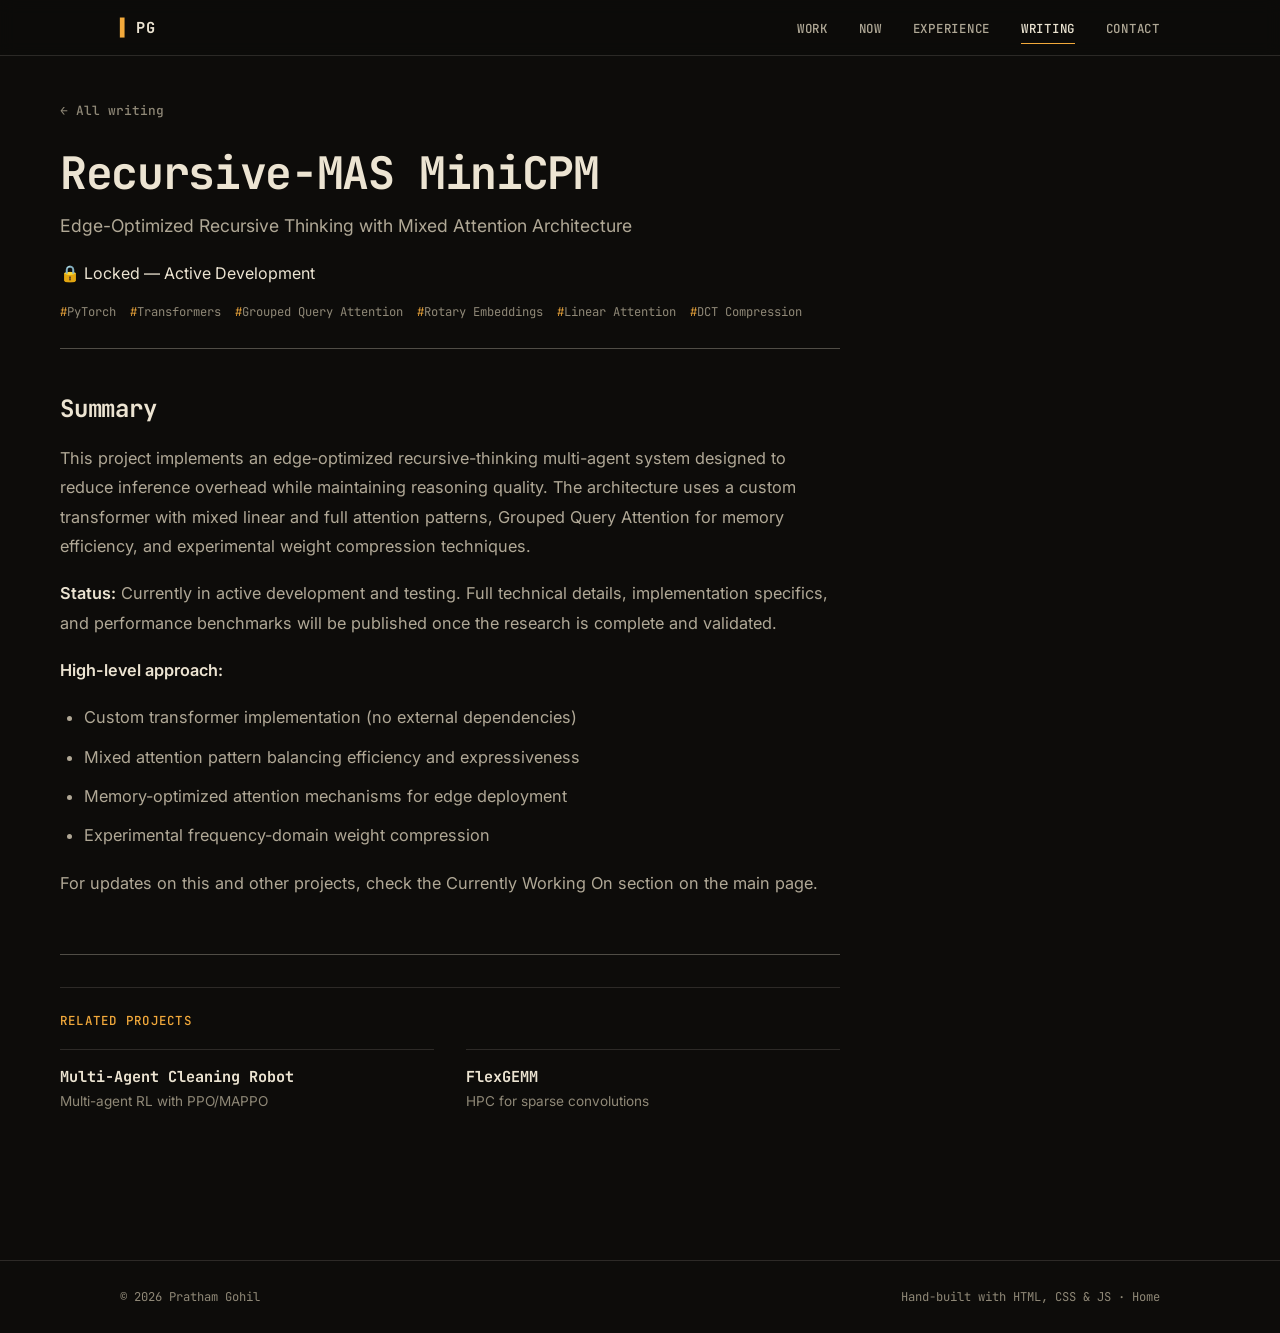
<file: blog-recursivemas.html>
<!DOCTYPE html>
<html lang="en">
<head>
    <meta charset="UTF-8">
    <meta name="viewport" content="width=device-width, initial-scale=1.0">
    <title>Recursive-MAS MiniCPM — Blog | Pratham Gohil</title>
    <meta name="description" content="Edge-optimized recursive-thinking multi-agent system. Currently in active development.">
    <link rel="stylesheet" href="styles.css">
    <link rel="stylesheet" href="blog-post.css">
    <link rel="icon" type="image/svg+xml" href="favicon.svg">
    <link rel="preconnect" href="https://fonts.googleapis.com">
    <link rel="preconnect" href="https://fonts.gstatic.com" crossorigin>
    <link href="https://fonts.googleapis.com/css2?family=Inter:wght@400;500;600&family=JetBrains+Mono:wght@400;500;700&display=swap" rel="stylesheet">
</head>
<body>
    <a class="skip-link" href="#main-content">Skip to content</a>
    <nav class="navbar">
        <div class="nav-container">
            <a href="index.html" class="nav-logo">PG</a>
            <button class="nav-toggle" id="navToggle" aria-label="Toggle navigation" aria-expanded="false" aria-controls="navLinks">
                <span></span><span></span><span></span>
            </button>
            <ul class="nav-links" id="navLinks">
                <li><a href="index.html#work">Work</a></li>
                <li><a href="index.html#now">Now</a></li>
                <li><a href="index.html#experience">Experience</a></li>
                <li><a href="blog.html" class="active">Writing</a></li>
                <li><a href="index.html#contact">Contact</a></li>
            </ul>
        </div>
    </nav>

    <article class="blog-post" id="main-content">
        <div class="container">
            <div class="blog-post-content">
                <a href="blog.html" class="blog-back">← All writing</a>
                
                <header class="post-header">
                    <h1>Recursive-MAS MiniCPM</h1>
                    <p class="post-subtitle">Edge-Optimized Recursive Thinking with Mixed Attention Architecture</p>
                    <div class="post-meta">
                        <span class="locked-badge-large">&#x1F512; Locked — Active Development</span>
                    </div>
                    <div class="tech-tags">
                        <span>PyTorch</span>
                        <span>Transformers</span>
                        <span>Grouped Query Attention</span>
                        <span>Rotary Embeddings</span>
                        <span>Linear Attention</span>
                        <span>DCT Compression</span>
                    </div>
                </header>

                <div class="post-content">
                    <section id="summary">
                        <h2>Summary</h2>
                        <p>This project implements an edge-optimized recursive-thinking multi-agent system designed to reduce inference overhead while maintaining reasoning quality. The architecture uses a custom transformer with mixed linear and full attention patterns, Grouped Query Attention for memory efficiency, and experimental weight compression techniques.</p>
                        <p><strong>Status:</strong> Currently in active development and testing. Full technical details, implementation specifics, and performance benchmarks will be published once the research is complete and validated.</p>
                        <p><strong>High-level approach:</strong></p>
                        <ul>
                            <li>Custom transformer implementation (no external dependencies)</li>
                            <li>Mixed attention pattern balancing efficiency and expressiveness</li>
                            <li>Memory-optimized attention mechanisms for edge deployment</li>
                            <li>Experimental frequency-domain weight compression</li>
                        </ul>
                        <p>For updates on this and other projects, check the <a href="index.html#now">Currently Working On</a> section on the main page.</p>
                    </section>

                    <section class="related-projects">
                        <h2>Related Projects</h2>
                        <div class="related-grid">
                            <a href="blog-cleaning-robot.html" class="related-card">
                                <div>
                                    <strong>Multi-Agent Cleaning Robot</strong>
                                    <p>Multi-agent RL with PPO/MAPPO</p>
                                </div>
                            </a>
                            <a href="blog-flexgemm.html" class="related-card">
                                <div>
                                    <strong>FlexGEMM</strong>
                                    <p>HPC for sparse convolutions</p>
                                </div>
                            </a>
                        </div>
                    </section>
                </div>
            </div>
        </div>
    </article>

    <footer class="footer">
        <div class="container">
            <span>© 2026 Pratham Gohil</span>
            <span>Hand-built with HTML, CSS &amp; JS · <a href="index.html">Home</a></span>
        </div>
    </footer>

    <script src="script.js"></script>
    <script src="post.js"></script>
</body>
</html>
</file>
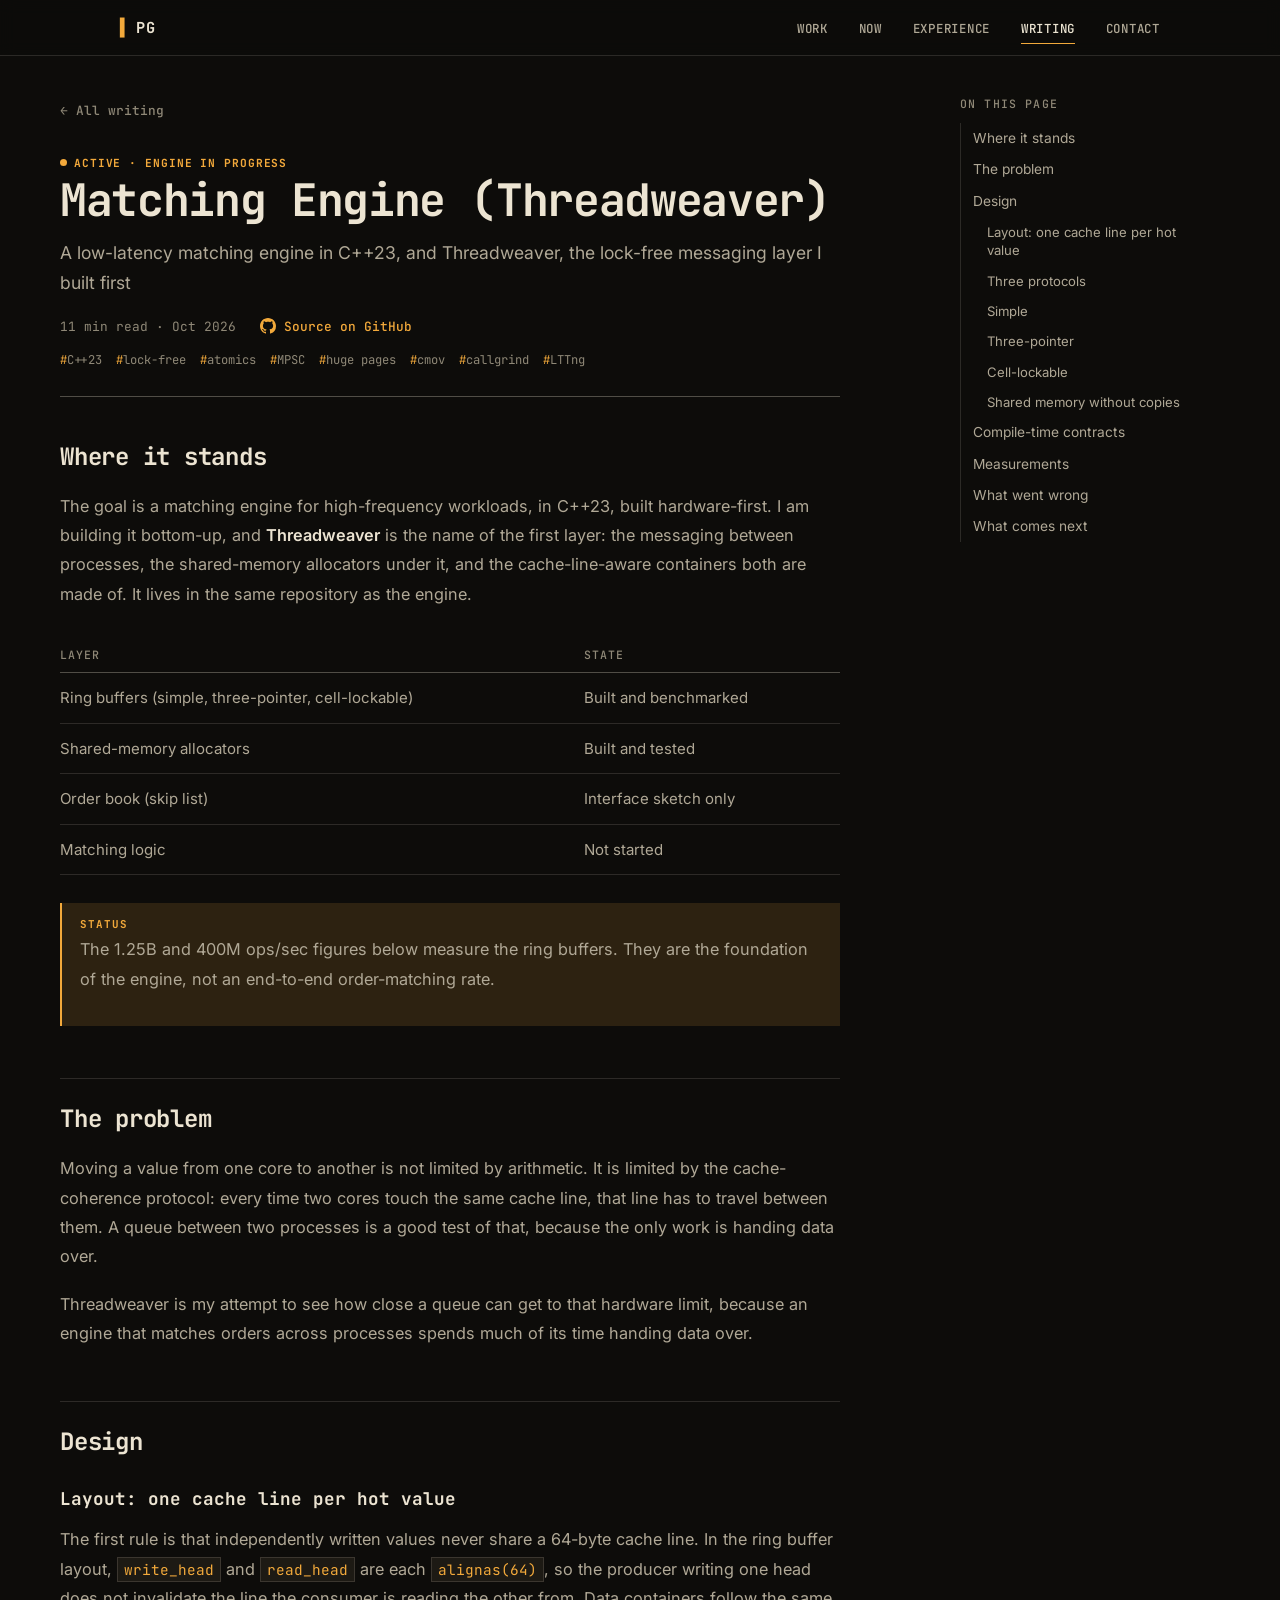
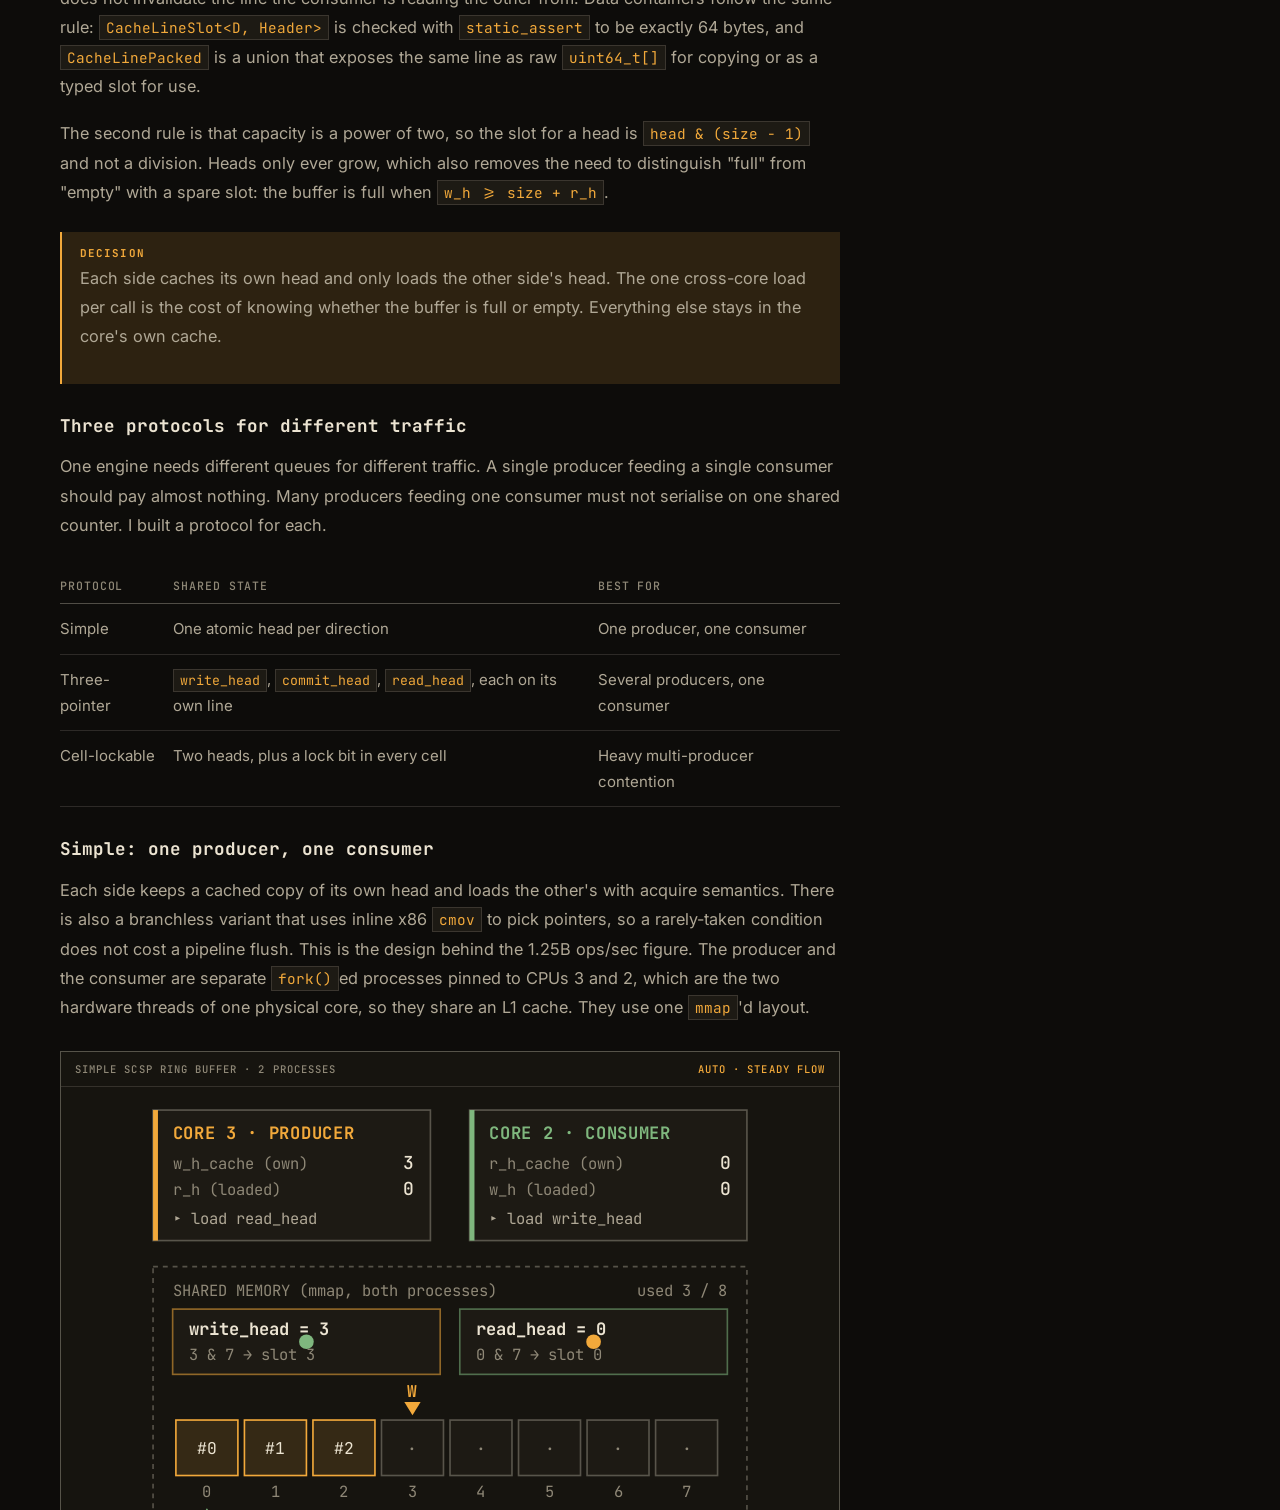
<file: blog-threadweaver.html>
<!DOCTYPE html>
<html lang="en">
<head>
    <meta charset="UTF-8">
    <meta name="viewport" content="width=device-width, initial-scale=1.0">
    <title>Moved — Pratham Gohil</title>
    <meta http-equiv="refresh" content="0; url=blog-matching-engine.html">
    <link rel="canonical" href="blog-matching-engine.html">
</head>
<body><p>Threadweaver is part of the matching engine project. <a href="blog-matching-engine.html">Read the combined post</a>.</p></body>
</html>
</file>
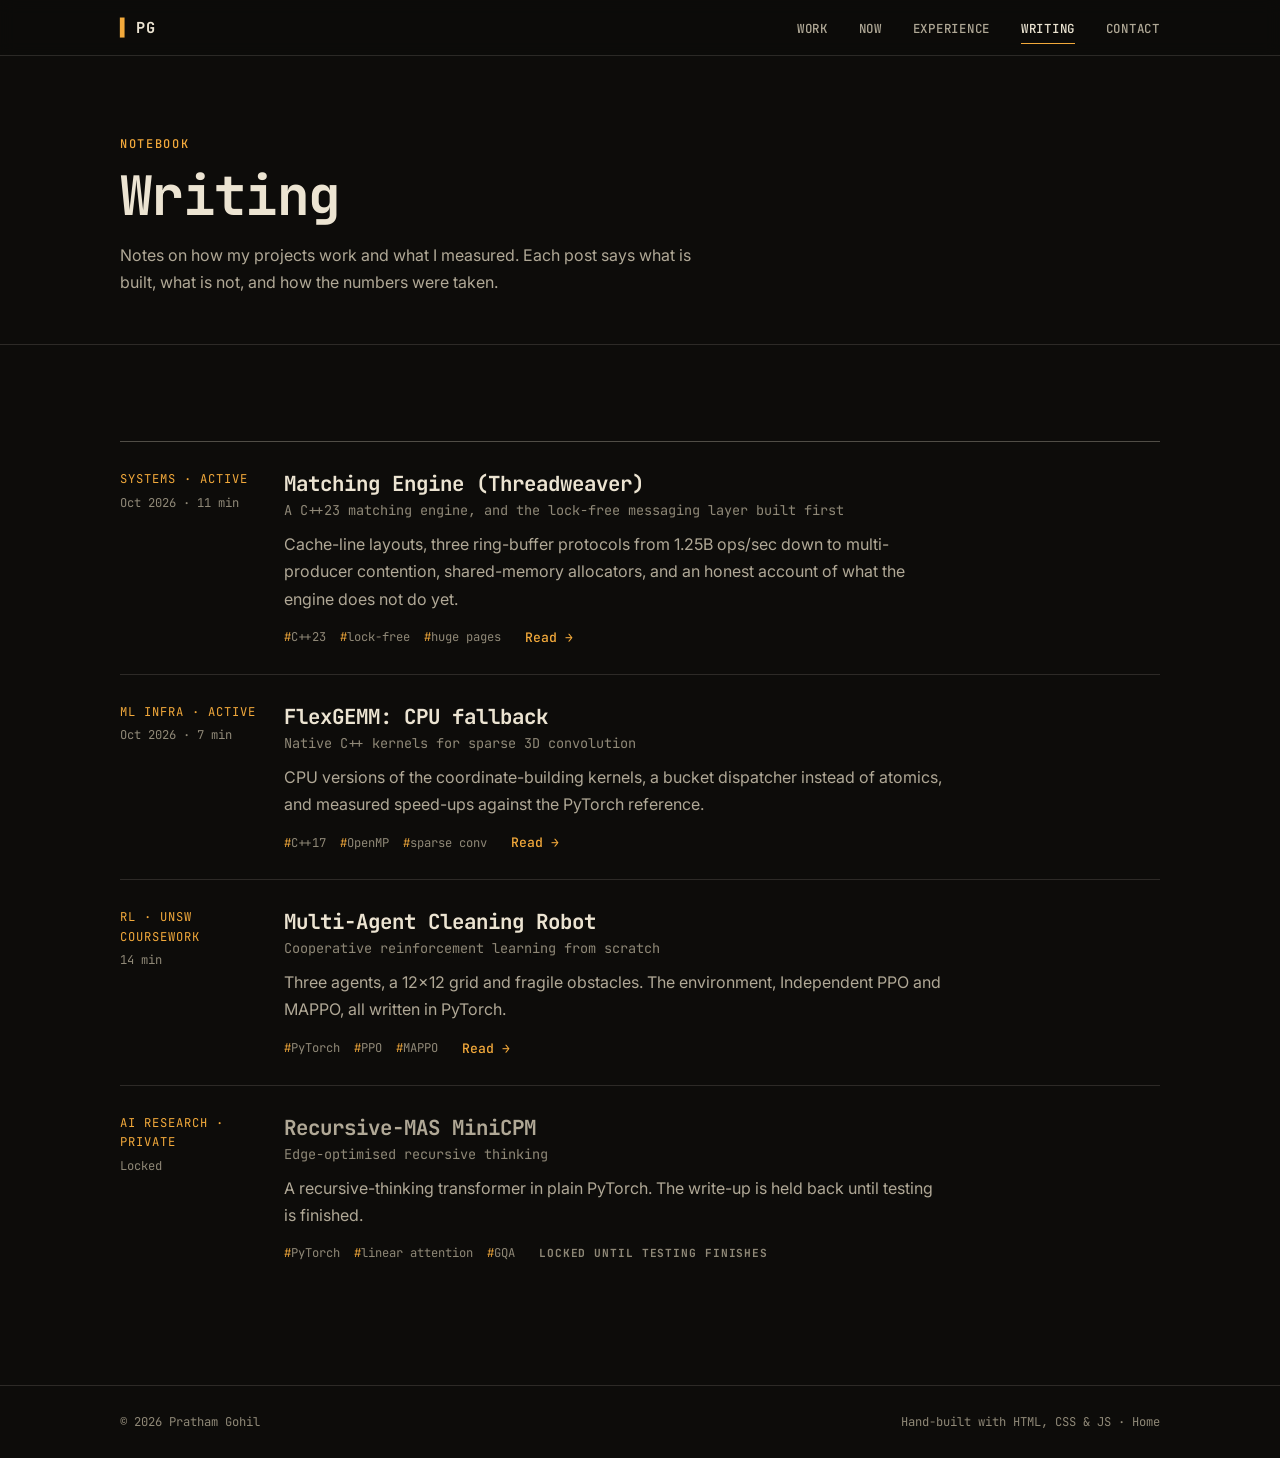
<file: blog.html>
<!DOCTYPE html>
<html lang="en">
<head>
    <meta charset="UTF-8">
    <meta name="viewport" content="width=device-width, initial-scale=1.0">
    <title>Writing — Pratham Gohil</title>
    <meta name="description" content="Technical deep-dives into my major projects — from billion-ops-per-second concurrency primitives to multi-agent reinforcement learning.">
    <link rel="stylesheet" href="styles.css">
    <link rel="stylesheet" href="blog-post.css">
    <link rel="icon" type="image/svg+xml" href="favicon.svg">
    <link rel="preconnect" href="https://fonts.googleapis.com">
    <link rel="preconnect" href="https://fonts.gstatic.com" crossorigin>
    <link href="https://fonts.googleapis.com/css2?family=Inter:wght@400;500;600&family=JetBrains+Mono:wght@400;500;700&display=swap" rel="stylesheet">
</head>
<body>
    <a class="skip-link" href="#main-content">Skip to content</a>
    <!-- Navigation -->
    <nav class="navbar">
        <div class="nav-container">
            <a href="index.html" class="nav-logo">PG</a>
            <button class="nav-toggle" id="navToggle" aria-label="Toggle navigation" aria-expanded="false" aria-controls="navLinks">
                <span></span><span></span><span></span>
            </button>
            <ul class="nav-links" id="navLinks">
                <li><a href="index.html#work">Work</a></li>
                <li><a href="index.html#now">Now</a></li>
                <li><a href="index.html#experience">Experience</a></li>
                <li><a href="blog.html" class="active">Writing</a></li>
                <li><a href="index.html#contact">Contact</a></li>
            </ul>
        </div>
    </nav>

    <!-- Blog Header -->
    <main id="main-content">
    <section class="blog-header">
        <div class="container">
            <p class="blog-header-label">Notebook</p>
            <h1>Writing</h1>
            <p>Notes on how my projects work and what I measured. Each post says what is built, what is not, and how the numbers were taken.</p>
        </div>
    </section>

    <!-- Blog Grid -->
    <section class="section">
        <div class="container">
            <div class="blog-grid">
<article class="blog-card">
<div class="blog-card-top"><div class="blog-card-meta"><span class="blog-category">Systems · Active</span><span>Oct 2026 · 11 min</span></div></div>
<h2><a href="blog-matching-engine.html">Matching Engine (Threadweaver)</a></h2>
<p class="blog-subtitle">A C++23 matching engine, and the lock-free messaging layer built first</p>
<p class="blog-excerpt">Cache-line layouts, three ring-buffer protocols from 1.25B ops/sec down to multi-producer contention, shared-memory allocators, and an honest account of what the engine does not do yet.</p>
<div class="blog-card-footer"><div class="tech-tags"><span>C++23</span><span>lock-free</span><span>huge pages</span></div><a href="blog-matching-engine.html" class="blog-read-more">Read →</a></div>
</article>
<article class="blog-card">
<div class="blog-card-top"><div class="blog-card-meta"><span class="blog-category">ML infra · Active</span><span>Oct 2026 · 7 min</span></div></div>
<h2><a href="blog-flexgemm.html">FlexGEMM: CPU fallback</a></h2>
<p class="blog-subtitle">Native C++ kernels for sparse 3D convolution</p>
<p class="blog-excerpt">CPU versions of the coordinate-building kernels, a bucket dispatcher instead of atomics, and measured speed-ups against the PyTorch reference.</p>
<div class="blog-card-footer"><div class="tech-tags"><span>C++17</span><span>OpenMP</span><span>sparse conv</span></div><a href="blog-flexgemm.html" class="blog-read-more">Read →</a></div>
</article>
<article class="blog-card">
<div class="blog-card-top"><div class="blog-card-meta"><span class="blog-category">RL · UNSW coursework</span><span>14 min</span></div></div>
<h2><a href="blog-cleaning-robot.html">Multi-Agent Cleaning Robot</a></h2>
<p class="blog-subtitle">Cooperative reinforcement learning from scratch</p>
<p class="blog-excerpt">Three agents, a 12×12 grid and fragile obstacles. The environment, Independent PPO and MAPPO, all written in PyTorch.</p>
<div class="blog-card-footer"><div class="tech-tags"><span>PyTorch</span><span>PPO</span><span>MAPPO</span></div><a href="blog-cleaning-robot.html" class="blog-read-more">Read →</a></div>
</article>
<article class="blog-card locked">
<div class="blog-card-top"><div class="blog-card-meta"><span class="blog-category">AI research · Private</span><span>Locked</span></div></div>
<h2>Recursive-MAS MiniCPM</h2>
<p class="blog-subtitle">Edge-optimised recursive thinking</p>
<p class="blog-excerpt">A recursive-thinking transformer in plain PyTorch. The write-up is held back until testing is finished.</p>
<div class="blog-card-footer"><div class="tech-tags"><span>PyTorch</span><span>linear attention</span><span>GQA</span></div><span class="blog-locked-badge">Locked until testing finishes</span></div>
</article>
</div>
        </div>
    </section>

    </main>

    <!-- Footer -->
    <footer class="footer">
        <div class="container">
            <span>© 2026 Pratham Gohil</span>
            <span>Hand-built with HTML, CSS &amp; JS · <a href="index.html">Home</a></span>
        </div>
    </footer>

    <script src="script.js"></script>
</body>
</html>
</file>
<file: styles.css>
/* =====================================================================
   Systems Lab Notebook — shared design system
   Tokens → base → nav → layout → components → sections → responsive
   ===================================================================== */

*, *::before, *::after { margin: 0; padding: 0; box-sizing: border-box; }

:root {
    /* Surfaces */
    --bg: #0d0c0a;
    --surface: #16140f;
    --surface-2: #1d1a14;
    --rule: rgba(236, 228, 210, 0.14);
    --rule-strong: rgba(236, 228, 210, 0.3);

    /* Text (all ≥ 4.5:1 on --bg and --surface) */
    --text: #ece4d2;
    --text-2: #b0a896;
    --text-3: #8f8877;

    /* Signal colours */
    --accent: #f2a93b;
    --accent-dim: rgba(242, 169, 59, 0.14);
    --green: #7fb77e;
    --warn: #e8704a;

    /* Type */
    --mono: 'JetBrains Mono', ui-monospace, 'SFMono-Regular', Menlo, Consolas, monospace;
    --sans: 'Inter', -apple-system, BlinkMacSystemFont, 'Segoe UI', sans-serif;

    --container: 1120px;
    --gutter: clamp(16px, 4vw, 40px);
    --nav-h: 56px;

    /* Legacy aliases, so blog pages keep rendering while they are migrated */
    --bg-primary: var(--bg);
    --bg-secondary: var(--surface);
    --bg-card: var(--surface);
    --bg-card-hover: var(--surface-2);
    --text-primary: var(--text);
    --text-secondary: var(--text-2);
    --text-muted: var(--text-3);
    --accent-hover: var(--accent);
    --accent-glow: var(--accent-dim);
    --border: var(--rule);
    --border-hover: var(--rule-strong);
    --font-sans: var(--sans);
    --font-mono: var(--mono);
}

html { scroll-behavior: smooth; scroll-padding-top: calc(var(--nav-h) + 16px); }

body {
    background: var(--bg);
    color: var(--text);
    font: 400 1rem/1.7 var(--sans);
    -webkit-font-smoothing: antialiased;
    overflow-x: hidden;
}

img, svg { max-width: 100%; }
a { color: inherit; text-decoration: none; }
ul { list-style: none; }
code, kbd { font-family: var(--mono); font-size: 0.88em; color: var(--accent); }
strong { font-weight: 600; color: var(--text); }

:focus-visible { outline: 2px solid var(--accent); outline-offset: 3px; }

.skip-link {
    position: absolute; left: 12px; top: -60px; z-index: 300;
    background: var(--accent); color: #0d0c0a; padding: 8px 14px;
    font: 700 0.8rem var(--mono);
}
.skip-link:focus { top: 12px; }

.container { max-width: var(--container); margin: 0 auto; padding: 0 var(--gutter); }

/* ---------- Navigation ---------- */
.navbar {
    position: fixed; inset: 0 0 auto 0; z-index: 100; height: var(--nav-h);
    background: rgba(13, 12, 10, 0.92);
    backdrop-filter: blur(8px);
    border-bottom: 1px solid var(--rule);
}
.nav-container {
    max-width: var(--container); height: 100%; margin: 0 auto; padding: 0 var(--gutter);
    display: flex; align-items: center; justify-content: space-between;
}
.nav-logo { font: 700 0.95rem var(--mono); letter-spacing: 0.06em; }
.nav-logo::before { content: '▌'; color: var(--accent); margin-right: 6px; }
.nav-links { display: flex; gap: clamp(14px, 2.4vw, 32px); }
.nav-links a {
    font: 500 0.78rem var(--mono); letter-spacing: 0.06em; text-transform: uppercase;
    color: var(--text-2); padding: 6px 0; border-bottom: 1px solid transparent;
    transition: color 0.15s, border-color 0.15s;
}
.nav-links a:hover, .nav-links a.active { color: var(--text); border-bottom-color: var(--accent); }
.nav-toggle {
    display: none; background: none; border: 1px solid var(--rule-strong);
    width: 40px; height: 36px; padding: 0 9px; cursor: pointer;
    flex-direction: column; justify-content: center; gap: 5px;
}
.nav-toggle span { display: block; height: 1.5px; background: var(--text); transition: transform 0.2s, opacity 0.2s; }
.nav-toggle.active span:nth-child(1) { transform: translateY(6.5px) rotate(45deg); }
.nav-toggle.active span:nth-child(2) { opacity: 0; }
.nav-toggle.active span:nth-child(3) { transform: translateY(-6.5px) rotate(-45deg); }

/* ---------- Buttons & links ---------- */
.btn {
    display: inline-flex; align-items: center; gap: 8px;
    font: 700 0.8rem var(--mono); letter-spacing: 0.05em; text-transform: uppercase;
    padding: 12px 20px; border: 1px solid var(--rule-strong); border-radius: 0;
    transition: background 0.15s, color 0.15s, border-color 0.15s;
}
.btn-primary { background: var(--accent); color: #0d0c0a; border-color: var(--accent); }
.btn-primary:hover { background: #ffc15e; border-color: #ffc15e; }
.btn-outline:hover { border-color: var(--accent); color: var(--accent); }
.link-arrow {
    font: 500 0.82rem var(--mono); color: var(--accent);
    border-bottom: 1px solid transparent; transition: border-color 0.15s;
}
.link-arrow:hover { border-bottom-color: var(--accent); }
.link-private { font: 500 0.82rem var(--mono); color: var(--text-3); }

/* ---------- Sections ---------- */
.section { padding: clamp(56px, 8vw, 96px) 0; border-top: 1px solid var(--rule); }
.section-head {
    display: grid; grid-template-columns: 140px 1fr; gap: 8px 24px;
    align-items: baseline; margin-bottom: clamp(28px, 4vw, 48px);
}
.section-no { font: 500 0.78rem var(--mono); color: var(--accent); letter-spacing: 0.08em; }
.section-title { font: 700 clamp(1.5rem, 3vw, 2.1rem)/1.2 var(--mono); letter-spacing: -0.01em; }
.section-lede { grid-column: 2; color: var(--text-2); max-width: 62ch; }

/* ---------- Tags, status, tables ---------- */
.tags { display: flex; flex-wrap: wrap; gap: 4px 14px; font: 400 0.76rem var(--mono); color: var(--text-3); }
.tags span::before { content: '#'; color: var(--accent); opacity: 0.8; }

.status-badge {
    display: inline-flex; align-items: center; gap: 7px;
    font: 700 0.7rem var(--mono); letter-spacing: 0.08em; text-transform: uppercase;
    color: var(--green);
}
.status-badge::before { content: ''; width: 7px; height: 7px; border-radius: 50%; background: currentColor; }
.status-active { color: var(--accent); }
.status-private { color: var(--text-3); }
.status-private::before { border-radius: 0; }

.table-wrap { overflow-x: auto; }
.data-table { width: 100%; border-collapse: collapse; font-size: 0.92rem; }
.data-table th {
    font: 500 0.72rem var(--mono); letter-spacing: 0.08em; text-transform: uppercase;
    color: var(--text-3); text-align: left; padding: 10px 16px 10px 0; border-bottom: 1px solid var(--rule-strong);
}
.data-table td { padding: 14px 16px 14px 0; border-bottom: 1px solid var(--rule); vertical-align: top; color: var(--text-2); }
.data-table td:first-child { color: var(--text); font-weight: 500; white-space: nowrap; }
.data-table td.mono, .data-table .mono { font-family: var(--mono); font-size: 0.8rem; white-space: nowrap; }
.data-table a { border-bottom: 1px solid var(--rule-strong); }
.data-table a:hover { color: var(--accent); border-color: var(--accent); }

.callout {
    border-left: 2px solid var(--accent); background: var(--accent-dim);
    padding: 14px 18px; margin: 24px 0; color: var(--text-2); font-size: 0.95rem;
}
.callout > :first-child::before { content: attr(data-label); display: block; font: 700 0.68rem var(--mono); letter-spacing: 0.1em; text-transform: uppercase; color: var(--accent); margin-bottom: 4px; }

/* ---------- Hero ---------- */
.hero {
    position: relative; padding: calc(var(--nav-h) + clamp(40px, 7vw, 88px)) 0 0;
    background-image:
        linear-gradient(rgba(236, 228, 210, 0.05) 1px, transparent 1px),
        linear-gradient(90deg, rgba(236, 228, 210, 0.05) 1px, transparent 1px);
    background-size: 40px 40px; background-position: -1px -1px;
}
.hero-bg { display: none; }
.hero-grid { display: grid; grid-template-columns: minmax(0, 1.05fr) minmax(0, 1fr); gap: clamp(28px, 5vw, 64px); align-items: center; }
.hero-eyebrow { font: 500 0.75rem var(--mono); letter-spacing: 0.14em; color: var(--accent); display: flex; align-items: center; gap: 12px; margin-bottom: 20px; }
.hero-eyebrow span { width: 28px; height: 1px; background: var(--accent); }
.hero-greeting { display: none; }
.hero-name { font: 700 clamp(2.8rem, 7vw, 5rem)/1 var(--mono); letter-spacing: -0.04em; margin-bottom: 28px; }
.hero-name em { font-style: normal; color: var(--accent); }
.hero-positioning { font-size: clamp(1.1rem, 2vw, 1.35rem); line-height: 1.5; color: var(--text); max-width: 34ch; margin-bottom: 16px; }
.hero-subtitle { color: var(--text-2); max-width: 52ch; margin-bottom: 32px; }
.hero-cta { display: flex; flex-wrap: wrap; gap: 12px; margin-bottom: 28px; }
.hero-links { display: flex; gap: 18px; }
.hero-links a { color: var(--text-3); transition: color 0.15s; display: inline-flex; }
.hero-links a:hover { color: var(--accent); }

.hero-metrics {
    max-width: var(--container); margin: clamp(40px, 6vw, 72px) auto 0; padding: 0 var(--gutter);
    display: grid; grid-template-columns: repeat(2, 1fr);
}
.hero-metrics > div { padding: 22px 20px 22px 0; border-top: 1px solid var(--rule-strong); }
.hero-metrics > div + div { padding-left: 20px; border-left: 1px solid var(--rule); }
.hero-metrics strong { display: block; font: 700 clamp(1.6rem, 3vw, 2.3rem)/1.1 var(--mono); color: var(--accent); letter-spacing: -0.02em; }
.hero-metrics span { display: block; margin-top: 6px; font: 400 0.74rem/1.4 var(--mono); color: var(--text-3); }
.scroll-indicator { display: none; }

.status-dot { width: 7px; height: 7px; border-radius: 50%; background: var(--green); animation: blink 2s ease-in-out infinite; }
@keyframes blink { 50% { opacity: 0.25; } }

.sr-only { position: absolute; width: 1px; height: 1px; padding: 0; margin: -1px; overflow: hidden; clip: rect(0 0 0 0); white-space: nowrap; border: 0; }

/* ---------- Threadweaver ring-buffer animation (threadweaver-anim.js) ---------- */
.tw { margin: 0; border: 1px solid var(--rule-strong); background: var(--surface); }
.tw-bar {
    display: flex; flex-wrap: wrap; align-items: center; justify-content: space-between; gap: 6px 12px;
    padding: 10px 14px; border-bottom: 1px solid var(--rule);
    font: 500 0.66rem var(--mono); letter-spacing: 0.1em; color: var(--text-3);
}
.tw-bar > span:first-child { display: inline-flex; align-items: center; gap: 9px; }
.tw-scene { color: var(--accent); }
.tw-stage { padding: 10px; }
.tw-stage svg { display: block; width: 100%; height: auto; }
.tw-fallback { color: var(--text-2); font-size: 0.9rem; padding: 8px; }
.tw-controls {
    display: flex; flex-wrap: wrap; align-items: center; gap: 8px 16px;
    padding: 10px 14px; border-top: 1px solid var(--rule);
    font: 400 0.74rem var(--mono); color: var(--text-2);
}
.tw-btn {
    font: 700 0.7rem var(--mono); letter-spacing: 0.06em; text-transform: uppercase;
    min-height: 32px; padding: 6px 12px; cursor: pointer;
    background: none; color: var(--text); border: 1px solid var(--rule-strong);
}
.tw-btn:hover { border-color: var(--accent); color: var(--accent); }
.tw-field { display: inline-flex; align-items: center; gap: 8px; }
.tw-field select { font: inherit; color: var(--text); background: var(--bg); border: 1px solid var(--rule-strong); padding: 6px 8px; min-height: 32px; }
.tw-field input[type="range"] { accent-color: var(--accent); width: 110px; }
.tw-field output { min-width: 3.5ch; color: var(--text); }
.tw-caption { padding: 10px 14px; border-top: 1px solid var(--rule); font: 400 0.72rem/1.5 var(--mono); color: var(--text-3); }
.tw .tw-caption code { font-size: 1em; padding: 0; border: 0; background: none; }

.tw-code { display: grid; grid-template-columns: repeat(2, minmax(0, 1fr)); border-top: 1px solid var(--rule); }
.tw-code-col { padding: 12px 14px; min-width: 0; }
.tw-code-col + .tw-code-col { border-left: 1px solid var(--rule); }
.tw .tw-code-title { margin: 0 0 6px; line-height: 1.4; font: 700 0.68rem var(--mono); letter-spacing: 0.08em; text-transform: uppercase; }
.tw-code-p .tw-code-title { color: var(--accent); }
.tw-code-c .tw-code-title { color: var(--green); }
.tw .tw-code pre { margin: 0; padding: 0; border: 0; background: none; overflow-x: auto; font: 400 0.72rem/1.75 var(--mono); }
.tw .tw-code code { font-variant-ligatures: none; color: var(--text-3); background: none; border: 0; padding: 0; font-size: 1em; }
.tw-code .line { display: block; padding: 0 8px; border-left: 2px solid transparent; white-space: pre; transition: background 0.12s; }
.tw-code-p .is-current { color: var(--text); background: var(--accent-dim); border-left-color: var(--accent); }
.tw-code-c .is-current { color: var(--text); background: rgba(127, 183, 126, 0.14); border-left-color: var(--green); }

.tw-svg text { font-family: var(--mono); }
.tw-svg .tw-box { fill: var(--surface-2); stroke: var(--rule-strong); }
.tw-svg .tw-panel { fill: none; stroke: var(--rule-strong); stroke-dasharray: 3 3; }
.tw-svg .tw-title { font-size: 10.5px; font-weight: 700; letter-spacing: 0.04em; }
.tw-svg .tw-core-p .tw-title, .tw-svg .tw-core-p .tw-stripe { fill: var(--accent); }
.tw-svg .tw-core-c .tw-title, .tw-svg .tw-core-c .tw-stripe { fill: var(--green); }
.tw-svg .tw-label { fill: var(--text-3); font-size: 9.5px; }
.tw-svg .tw-value { fill: var(--text); font-size: 11px; font-weight: 500; }
.tw-svg .tw-status { fill: var(--text-2); font-size: 9.5px; }
.tw-svg .tw-status.is-retry { fill: var(--warn); font-weight: 700; }
.tw-svg .tw-head-name { fill: var(--text); font-size: 10.5px; font-weight: 700; }
.tw-svg .tw-head-w .tw-box { stroke: rgba(242, 169, 59, 0.55); }
.tw-svg .tw-head-r .tw-box { stroke: rgba(127, 183, 126, 0.55); }
.tw-svg .tw-slot rect { fill: var(--surface-2); stroke: var(--rule-strong); transition: fill 0.15s, stroke 0.15s; }
.tw-svg .tw-slot text { fill: var(--text-3); font-size: 10px; }
.tw-svg .tw-slot.is-filled rect { fill: var(--accent-dim); stroke: var(--accent); }
.tw-svg .tw-slot.is-filled text { fill: var(--text); }
.tw-svg .tw-slot.is-writing rect { fill: var(--accent-dim); stroke: var(--accent); stroke-dasharray: 3 2; }
.tw-svg .tw-slot.is-reading rect { fill: rgba(127, 183, 126, 0.16); stroke: var(--green); }
.tw-svg .tw-slot.is-reading text { fill: var(--text); }
.tw-svg .tw-slot.is-stale text { opacity: 0.55; text-decoration: line-through; }
.tw-svg .tw-slot.is-full rect { stroke: var(--warn); stroke-width: 2; }
.tw-svg .tw-marker { font-size: 10px; font-weight: 700; }
.tw-svg .tw-marker-w { fill: var(--accent); }
.tw-svg .tw-marker-r { fill: var(--green); }
.tw-svg .tw-packet-p { fill: var(--accent); }
.tw-svg .tw-packet-c { fill: var(--green); }
.tw.is-reduced .tw-packet { display: none; }

/* Full (write-up) variant */
.tw-full { margin: 28px 0; }
.tw-full .tw-stage svg { max-width: 620px; margin: 0 auto; }
@media (max-width: 620px) {
    .tw-code { grid-template-columns: 1fr; }
    .tw-code-col + .tw-code-col { border-left: 0; border-top: 1px solid var(--rule); }
}

/* ---------- Intro ---------- */
.intro p { max-width: 68ch; color: var(--text-2); font-size: 1.05rem; }
.intro p + p { margin-top: 14px; }

/* ---------- Featured work ---------- */
.work-item {
    display: grid; grid-template-columns: 140px minmax(0, 1fr) minmax(0, 1fr); gap: 24px;
    padding: clamp(28px, 4vw, 44px) 0; border-top: 1px solid var(--rule);
}
.work-item:first-of-type { border-top: 1px solid var(--rule-strong); }
.work-no { font: 500 0.78rem var(--mono); color: var(--text-3); padding-top: 8px; }
.work-body h3 { font: 700 clamp(1.25rem, 2.2vw, 1.6rem)/1.25 var(--mono); margin: 10px 0 14px; letter-spacing: -0.01em; }
.work-body h3 a:hover { color: var(--accent); }
.work-body p { color: var(--text-2); max-width: 54ch; }
.work-body p + p { margin-top: 10px; }
.work-body .tags { margin: 18px 0 18px; }
.work-links { display: flex; flex-wrap: wrap; gap: 8px 22px; }
.work-visual { align-self: start; border: 1px solid var(--rule); background: var(--surface); padding: 18px; }
.work-visual figcaption { font: 400 0.72rem/1.5 var(--mono); color: var(--text-3); margin-top: 12px; }
.work-visual svg { display: block; width: 100%; height: auto; }
.work-visual .v-box { fill: var(--surface-2); stroke: var(--rule-strong); }
.work-visual .v-hot { fill: var(--accent-dim); stroke: var(--accent); }
.work-visual .v-cool { fill: rgba(127, 183, 126, 0.14); stroke: var(--green); }
.work-visual .v-txt { fill: var(--text-2); font: 500 11px var(--mono); }
.work-visual .v-dim { fill: var(--text-3); font: 400 9.5px var(--mono); }
.work-visual .v-line { stroke: var(--text-3); stroke-width: 1; fill: none; }
.work-visual .v-bar { fill: var(--accent); }
.work-visual .v-bar-2 { fill: var(--text-3); }
.work-visual .v-num { fill: var(--accent); font: 700 22px var(--mono); }

.also-built { margin-top: clamp(40px, 6vw, 64px); }
.also-built h3 { font: 500 0.78rem var(--mono); letter-spacing: 0.1em; text-transform: uppercase; color: var(--accent); margin-bottom: 18px; }

/* ---------- Now ---------- */
.now-list { display: grid; gap: 0; }
.now-row { display: grid; grid-template-columns: 140px minmax(0, 1fr); gap: 24px; padding: 22px 0; border-top: 1px solid var(--rule); }
.now-row:first-child { border-top: 1px solid var(--rule-strong); }
.now-row h3 { font: 700 1.05rem var(--mono); margin-bottom: 6px; }
.now-row h3 a:hover { color: var(--accent); }
.now-row p { color: var(--text-2); max-width: 66ch; }
.now-interests { margin-top: 32px; padding-top: 22px; border-top: 1px solid var(--rule); display: grid; grid-template-columns: 140px 1fr; gap: 24px; }
.now-interests ul { display: grid; gap: 6px; color: var(--text-2); }
.now-interests li::before { content: '→ '; color: var(--accent); font-family: var(--mono); }

/* ---------- Experience ---------- */
.exp-row { display: grid; grid-template-columns: 140px minmax(0, 1fr); gap: 24px; padding: 24px 0; border-top: 1px solid var(--rule); }
.exp-row:first-child { border-top: 1px solid var(--rule-strong); }
.exp-date { font: 400 0.76rem/1.5 var(--mono); color: var(--text-3); padding-top: 6px; }
.exp-row h3 { font: 700 1.05rem var(--mono); }
.exp-role { font: 400 0.82rem var(--mono); color: var(--accent); margin: 2px 0 10px; }
.exp-row ul { display: grid; gap: 6px; color: var(--text-2); max-width: 70ch; }
.exp-row li { padding-left: 18px; position: relative; }
.exp-row li::before { content: '–'; position: absolute; left: 0; color: var(--text-3); }

/* ---------- Publication & awards ---------- */
.pub { display: grid; grid-template-columns: 140px 1fr; gap: 24px; margin-bottom: 36px; }
.pub h3 { font: 700 1.05rem/1.4 var(--mono); margin-bottom: 6px; }
.pub p { color: var(--text-2); max-width: 66ch; }
.pub .link-arrow { display: inline-block; margin-top: 10px; }
.awards { display: grid; grid-template-columns: 140px 1fr; gap: 24px; }

/* ---------- Skills ---------- */
.skill-lines { display: grid; }
.skill-line { display: grid; grid-template-columns: 140px 1fr; gap: 24px; padding: 14px 0; border-top: 1px solid var(--rule); }
.skill-line:first-child { border-top: 1px solid var(--rule-strong); }
.skill-line dt { font: 500 0.78rem var(--mono); letter-spacing: 0.06em; text-transform: uppercase; color: var(--accent); padding-top: 3px; }
.skill-line dd { color: var(--text-2); }

/* ---------- Contact & footer ---------- */
.contact-lede { max-width: 56ch; color: var(--text-2); font-size: 1.1rem; margin-bottom: 28px; }
.contact-links { display: flex; flex-wrap: wrap; gap: 12px; }
.footer { border-top: 1px solid var(--rule); padding: 28px 0; font: 400 0.76rem var(--mono); color: var(--text-3); }
.footer .container { display: flex; flex-wrap: wrap; justify-content: space-between; gap: 8px 24px; }
.footer a:hover { color: var(--accent); }

/* ---------- 404 ---------- */
.not-found { min-height: 100vh; display: grid; place-content: center; text-align: center; padding: var(--gutter); gap: 14px; }
.not-found h1 { font: 700 clamp(4rem, 14vw, 8rem)/1 var(--mono); color: var(--accent); }
.not-found p { color: var(--text-2); }
.not-found .btn { justify-self: center; margin-top: 12px; }

/* ---------- Responsive ---------- */
@media (max-width: 960px) {
    .hero-grid { grid-template-columns: 1fr; }
    .hero .tw { max-width: 560px; }
    .work-item { grid-template-columns: 1fr; }
    .work-no { padding-top: 0; }
    .hero-metrics { grid-template-columns: repeat(2, 1fr); }
}
@media (max-width: 760px) {
    .nav-toggle { display: flex; }
    .nav-links {
        position: fixed; inset: var(--nav-h) 0 auto 0; flex-direction: column; gap: 0;
        background: var(--bg); border-bottom: 1px solid var(--rule-strong);
        padding: 8px var(--gutter) 16px; transform: translateY(-120%); visibility: hidden;
        transition: transform 0.25s, visibility 0.25s;
    }
    .nav-links.active { transform: none; visibility: visible; }
    .nav-links a { display: block; padding: 14px 0; border-bottom: 1px solid var(--rule); }
    .section-head, .now-row, .exp-row, .pub, .awards, .skill-line, .now-interests { grid-template-columns: 1fr; gap: 6px; }
    .section-lede { grid-column: 1; }
    .work-item { gap: 8px; }
}
@media (max-width: 480px) {
    .hero-metrics strong { font-size: 1.5rem; }
    .hero-cta .btn { flex: 1 1 100%; justify-content: center; }
}
@media (prefers-reduced-motion: reduce) {
    html { scroll-behavior: auto; }
    *, *::before, *::after { animation: none !important; transition: none !important; }
}
</file>
<file: blog-post.css>
/* =====================================================================
   Blog — posts and index. Uses the tokens defined in styles.css.
   ===================================================================== */

.reading-progress {
    position: fixed; top: 0; left: 0; width: 0; height: 2px; z-index: 1001;
    background: var(--accent); transition: width 0.1s linear;
}

/* ---------- Blog index (ruled list) ---------- */
.blog-header { padding: calc(var(--nav-h) + clamp(40px, 7vw, 80px)) 0 clamp(28px, 4vw, 48px); }
.blog-header-label { font: 500 0.75rem var(--mono); letter-spacing: 0.14em; text-transform: uppercase; color: var(--accent); margin-bottom: 14px; }
.blog-header h1 { font: 700 clamp(2.2rem, 5vw, 3.4rem)/1.1 var(--mono); letter-spacing: -0.03em; margin-bottom: 16px; }
.blog-header p:last-child { max-width: 60ch; color: var(--text-2); }

.blog-grid { display: grid; }
.blog-card {
    display: grid; grid-template-columns: 140px minmax(0, 1fr); gap: 4px 24px;
    padding: 28px 0; border-top: 1px solid var(--rule);
}
.blog-card:first-child { border-top: 1px solid var(--rule-strong); }
.blog-card-top { grid-row: 1 / span 4; font: 400 0.76rem/1.6 var(--mono); color: var(--text-3); }
.blog-icon { display: none; }
.blog-card-meta { display: grid; gap: 4px; }
.blog-category { color: var(--accent); text-transform: uppercase; letter-spacing: 0.08em; }
.blog-card h2 { font: 700 1.3rem/1.3 var(--mono); }
.blog-card h2 a:hover { color: var(--accent); }
.blog-subtitle { color: var(--text-3); font: 400 0.85rem var(--mono); }
.blog-excerpt { color: var(--text-2); max-width: 66ch; margin-top: 8px; }
.blog-card-footer { display: flex; flex-wrap: wrap; align-items: center; gap: 10px 24px; margin-top: 12px; }
.blog-card-footer .tech-tags { display: flex; flex-wrap: wrap; gap: 4px 14px; font: 400 0.76rem var(--mono); color: var(--text-3); }
.blog-card-footer .tech-tags span::before { content: '#'; color: var(--accent); }
.blog-read-more { font: 500 0.82rem var(--mono); color: var(--accent); }
.blog-locked-badge { font: 700 0.7rem var(--mono); letter-spacing: 0.08em; text-transform: uppercase; color: var(--text-3); }
.blog-card.locked h2 { color: var(--text-2); }

/* Legacy tag markup used inside posts */
.tech-tags { display: flex; flex-wrap: wrap; gap: 4px 14px; font: 400 0.76rem var(--mono); color: var(--text-3); }
.tech-tags span::before { content: '#'; color: var(--accent); }

/* ---------- Post layout ---------- */
.blog-post { padding: calc(var(--nav-h) + 40px) 0 80px; min-height: 100vh; }
.blog-post .container { display: grid; grid-template-columns: minmax(0, 1fr) 260px; gap: 56px; max-width: 1240px; }
.blog-post-content { min-width: 0; max-width: 780px; }
.blog-back { display: inline-block; font: 500 0.8rem var(--mono); color: var(--text-3); margin-bottom: 28px; }
.blog-back:hover { color: var(--accent); }

.post-header { margin-bottom: 44px; padding-bottom: 28px; border-bottom: 1px solid var(--rule-strong); }
.post-icon { display: none; }
.post-header h1 { font: 700 clamp(1.9rem, 4.5vw, 2.8rem)/1.15 var(--mono); letter-spacing: -0.03em; margin-bottom: 12px; }
.post-subtitle { font-size: 1.1rem; color: var(--text-2); margin-bottom: 20px; }
.post-meta { display: flex; flex-wrap: wrap; align-items: center; gap: 12px 24px; margin-bottom: 16px; }
.reading-time { font: 400 0.8rem var(--mono); color: var(--text-3); }
.github-link { display: inline-flex; align-items: center; gap: 8px; font: 500 0.8rem var(--mono); color: var(--accent); border-bottom: 1px solid transparent; }
.github-link:hover { border-bottom-color: var(--accent); }
.wip-badge { display: inline-block; font: 700 0.7rem var(--mono); letter-spacing: 0.08em; text-transform: uppercase; color: var(--accent); border: 1px solid var(--accent); padding: 4px 10px; }

/* ---------- Table of contents ---------- */
.post-toc { position: sticky; top: calc(var(--nav-h) + 24px); align-self: start; max-height: calc(100vh - 120px); overflow-y: auto; }
.toc-title { font: 500 0.72rem var(--mono); letter-spacing: 0.1em; text-transform: uppercase; color: var(--text-3); margin-bottom: 12px; }
.toc-list a { display: block; padding: 6px 12px; font-size: 0.86rem; line-height: 1.4; color: var(--text-2); border-left: 1px solid var(--rule); transition: color 0.15s, border-color 0.15s; }
.toc-list a:hover { color: var(--text); border-left-color: var(--rule-strong); }
.toc-list a.active { color: var(--accent); border-left-color: var(--accent); }
.toc-list .toc-h3 a { padding-left: 26px; font-size: 0.82rem; }

/* ---------- Article body ---------- */
.post-content section { margin-bottom: 52px; scroll-margin-top: calc(var(--nav-h) + 24px); }
.post-content h2 { font: 700 1.5rem/1.3 var(--mono); letter-spacing: -0.01em; margin-bottom: 20px; padding-top: 24px; border-top: 1px solid var(--rule); }
.post-content section:first-child h2 { border-top: 0; padding-top: 0; }
.post-content h3 { font: 700 1.1rem/1.4 var(--mono); margin: 30px 0 14px; }
.post-content p, .post-content li { color: var(--text-2); font-size: 1.02rem; line-height: 1.8; }
.post-content p { margin-bottom: 18px; }
.post-content ul, .post-content ol { margin: 18px 0; padding-left: 24px; list-style: revert; }
.post-content li { margin-bottom: 10px; }
.post-content code { overflow-wrap: anywhere; background: var(--surface-2); padding: 2px 6px; border: 1px solid var(--rule); }
.post-content pre { background: var(--surface); border: 1px solid var(--rule-strong); padding: 18px; overflow-x: auto; margin: 24px 0; font-size: 0.85rem; line-height: 1.6; }
.post-content pre code { background: none; border: 0; padding: 0; color: var(--text); }

.post-content details { border: 1px solid var(--rule-strong); margin: 24px 0; background: var(--surface); }
.post-content details summary { padding: 14px 18px; cursor: pointer; font: 700 0.9rem var(--mono); user-select: none; }
.post-content details summary:hover { color: var(--accent); }
.post-content details[open] summary { border-bottom: 1px solid var(--rule); }
.post-content details > *:not(summary) { padding: 18px; }

/* ---------- Tables ---------- */
.benchmark-table, .status-table { margin: 28px 0; overflow-x: auto; }
.benchmark-table table, .status-table table { width: 100%; border-collapse: collapse; }
.benchmark-table th, .status-table th { font: 500 0.72rem var(--mono); letter-spacing: 0.08em; text-transform: uppercase; color: var(--text-3); text-align: left; padding: 10px 16px 10px 0; border-bottom: 1px solid var(--rule-strong); }
.benchmark-table td, .status-table td { padding: 12px 16px 12px 0; border-bottom: 1px solid var(--rule); color: var(--text-2); font-size: 0.94rem; vertical-align: top; }
.benchmark-table strong { color: var(--accent); font-family: var(--mono); }

/* ---------- Related ---------- */
.related-projects { margin-top: 56px; padding-top: 32px; border-top: 1px solid var(--rule-strong); }
.related-projects h2 { font: 500 0.78rem var(--mono); letter-spacing: 0.1em; text-transform: uppercase; color: var(--accent); }
.related-grid { display: grid; grid-template-columns: repeat(auto-fill, minmax(240px, 1fr)); gap: 0 32px; margin-top: 12px; }
.related-card { display: block; padding: 16px 0; border-top: 1px solid var(--rule); }
.related-card span { display: none; }
.related-card strong { display: block; font: 700 0.95rem var(--mono); margin-bottom: 4px; }
.related-card:hover strong { color: var(--accent); }
.related-card p { color: var(--text-3); font-size: 0.85rem; line-height: 1.5; margin: 0; }

@media (max-width: 1024px) {
    .blog-post .container { grid-template-columns: 1fr; }
    .post-toc { position: static; max-height: none; padding: 16px 0; border-top: 1px solid var(--rule); border-bottom: 1px solid var(--rule); order: -1; }
}
@media (max-width: 760px) {
    .blog-card { grid-template-columns: 1fr; }
    .blog-card-top { grid-row: auto; margin-bottom: 6px; }
    .blog-card-meta { display: flex; gap: 14px; }
}
</file>
